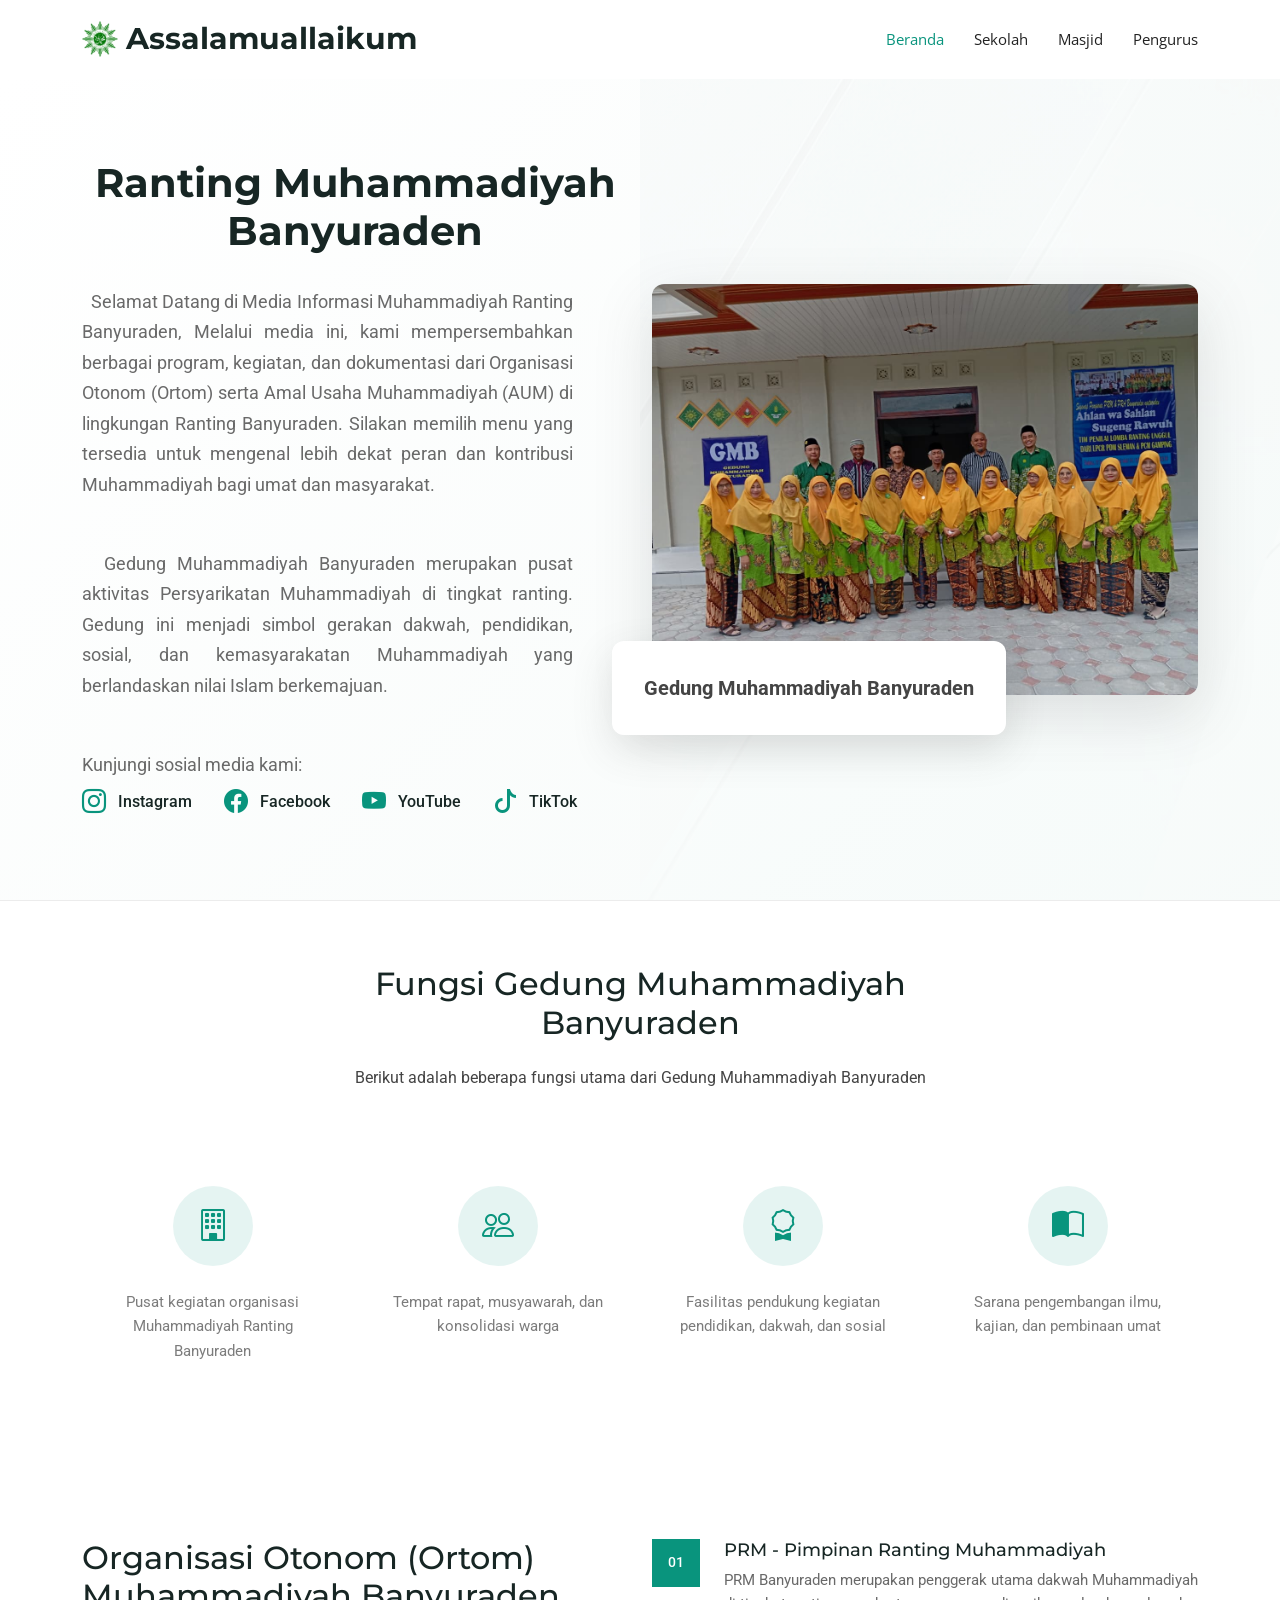
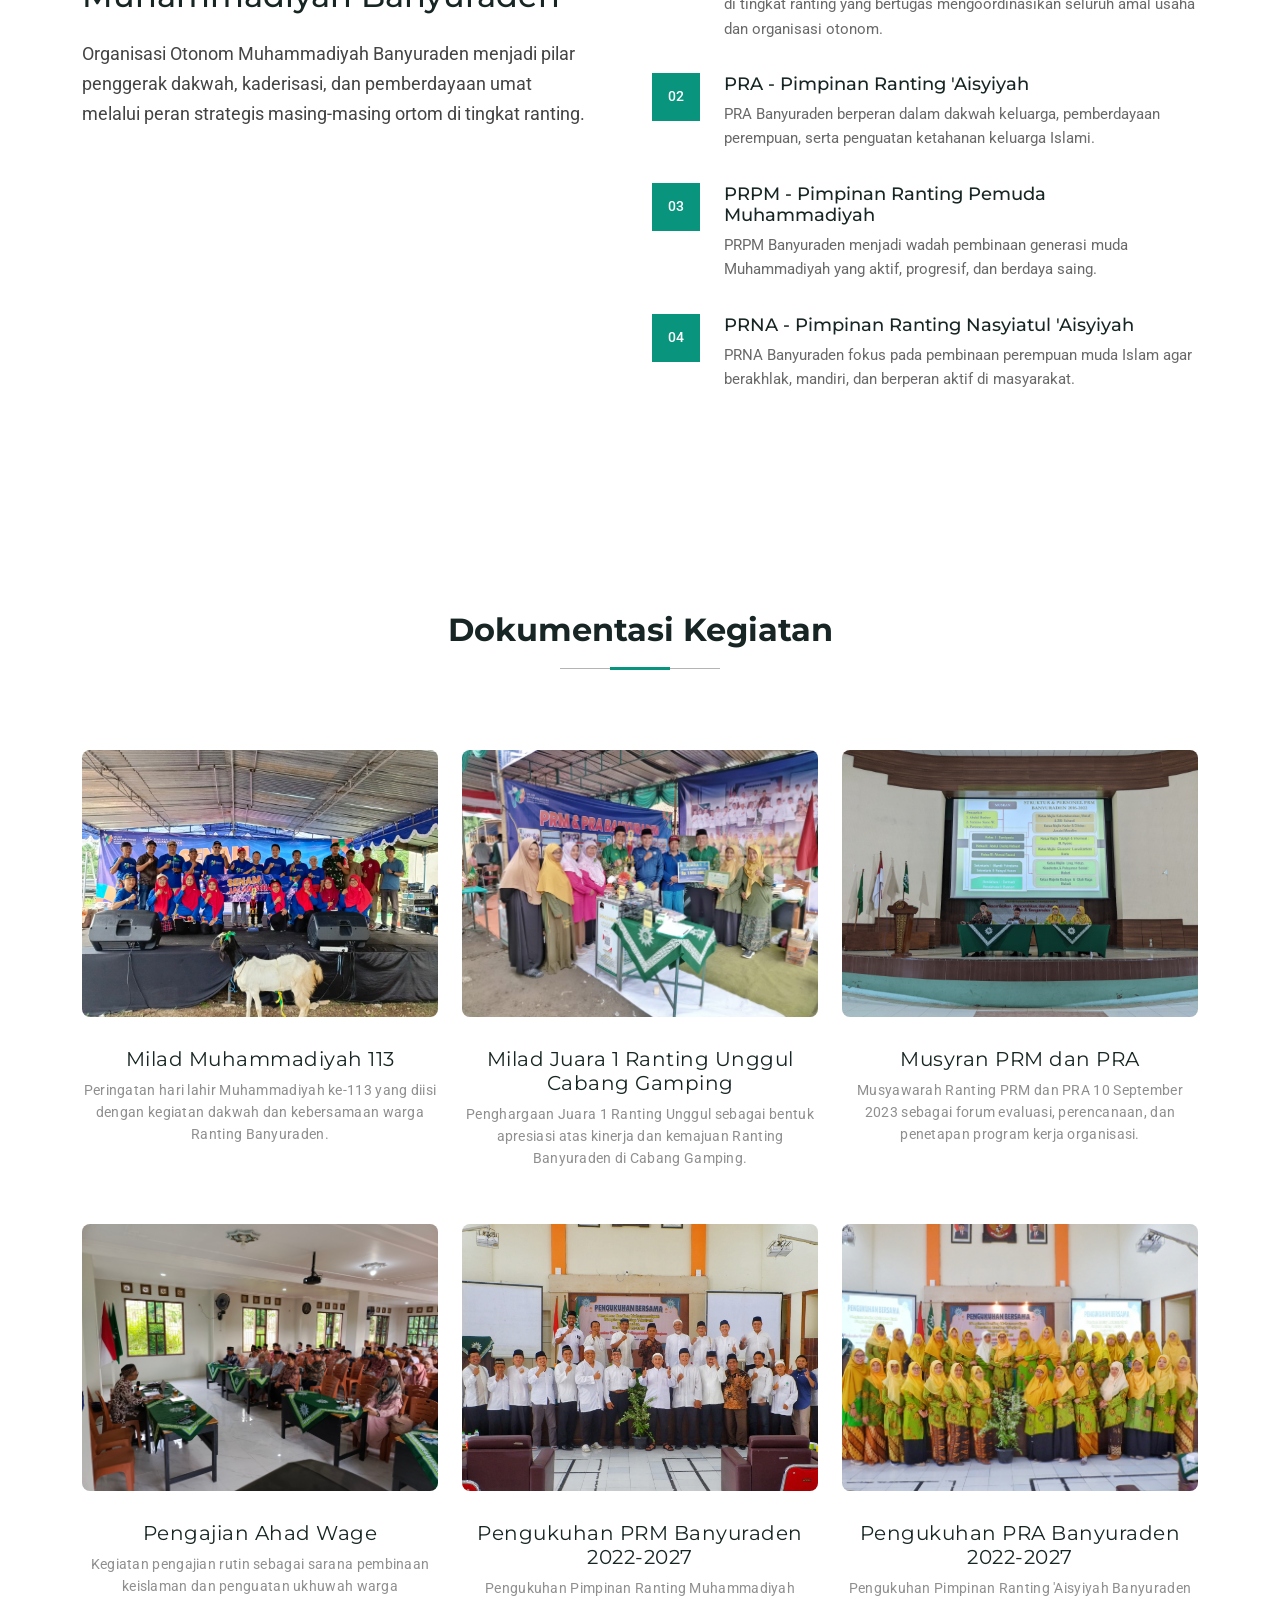
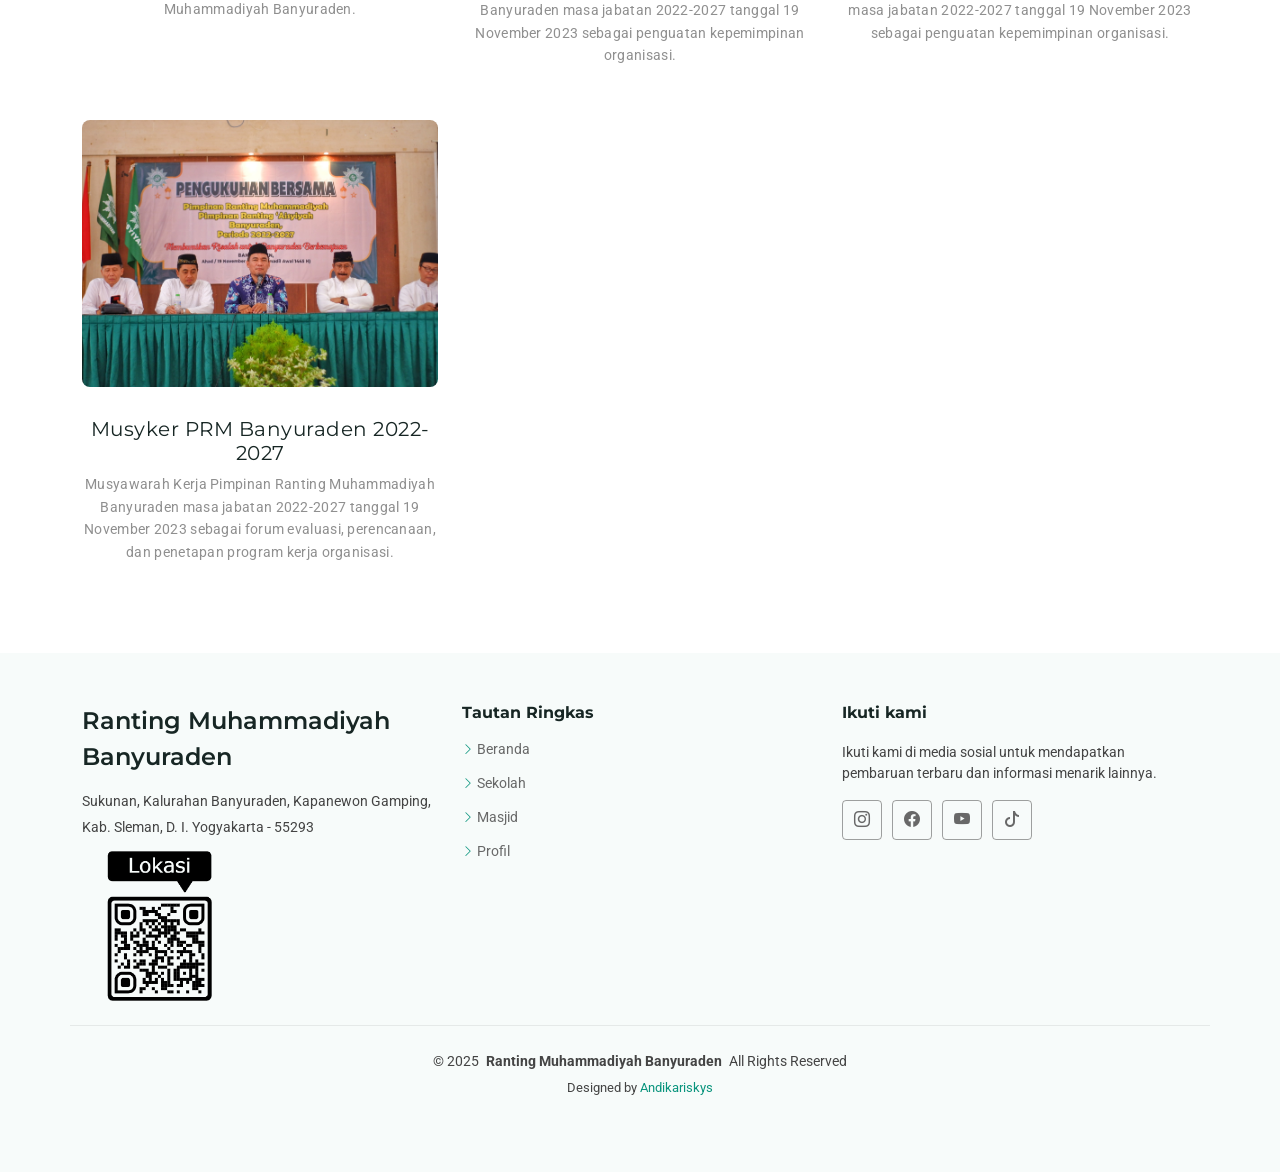
<file: index.html>
<!DOCTYPE html>
<html lang="en">

<head>
  <meta charset="utf-8" />
  <meta content="width=device-width, initial-scale=1.0" name="viewport" />
  <title>Ranting Muhammadiyah Banyuraden</title>
  <meta name="description" content="" />
  <meta name="keywords" content="" />

  <!-- Favicons -->
  <link rel="apple-touch-icon" sizes="180x180" href="assets/img/favicons/apple-touch-icon.png">
  <link rel="icon" type="image/png" sizes="32x32" href="assets/img/favicons/favicon-32x32.png">
  <link rel="icon" type="image/png" sizes="16x16" href="assets/img/favicons/favicon-16x16.png">
  <link rel="manifest" href="assets/img/favicons/site.webmanifest">

  <!-- Fonts -->
  <link rel="stylesheet" href="assets/css/font.css" />

  <!-- Vendor CSS Files -->
  <link href="assets/vendor/bootstrap/css/bootstrap.min.css" rel="stylesheet" />
  <link href="assets/vendor/bootstrap-icons/bootstrap-icons.css" rel="stylesheet" />
  <link href="assets/vendor/aos/aos.css" rel="stylesheet" />
  <link href="assets/vendor/glightbox/css/glightbox.min.css" rel="stylesheet" />
  <link href="assets/vendor/swiper/swiper-bundle.min.css" rel="stylesheet" />

  <!-- Main CSS File -->
  <link href="assets/css/main.css" rel="stylesheet" />
</head>

<body class="index-page">
  <header id="header" class="header sticky-top">
    <div class="branding d-flex align-items-cente">
      <div class="container position-relative d-flex align-items-center justify-content-between">
        <a href="index.html" class="logo d-flex align-items-center">
          <!-- Uncomment the line below if you also wish to use an image logo -->
          <img src="assets/img/favicons/apple-touch-icon.png" alt="logo">
          <h1 class="sitename">Assalamuallaikum</h1>
        </a>

        <nav id="navmenu" class="navmenu">
          <ul>
            <li><a href="index.html" class="active">Beranda</a></li>
            <li><a href="school.html">Sekolah</a></li>
            <li><a href="mosque.html">Masjid</a></li>
            <li><a href="profile.html">Pengurus</a></li>
          </ul>
          <i class="mobile-nav-toggle d-xl-none bi bi-list"></i>
        </nav>
      </div>
    </div>
  </header>

  <main class="main">
    <!-- Beranda Section -->
    <section id="hero" class="hero section">
      <div class="hero-content">
        <div class="container">
          <div class="row align-items-center">
            <div class="col-lg-6" data-aos="fade-up" data-aos-delay="100">
              <div class="content">
                <h1 class="text-center">Ranting Muhammadiyah Banyuraden</h1>
                <p class="text-justify">
                  &nbsp; Selamat Datang di Media Informasi Muhammadiyah
                  Ranting Banyuraden, Melalui media ini, kami mempersembahkan
                  berbagai program, kegiatan, dan dokumentasi dari Organisasi
                  Otonom (Ortom) serta Amal Usaha Muhammadiyah (AUM) di
                  lingkungan Ranting Banyuraden. Silakan memilih menu yang
                  tersedia untuk mengenal lebih dekat peran dan kontribusi
                  Muhammadiyah bagi umat dan masyarakat.
                </p>
                <p class="text-justify">
                  &nbsp; Gedung Muhammadiyah Banyuraden merupakan pusat
                  aktivitas Persyarikatan Muhammadiyah di tingkat ranting.
                  Gedung ini menjadi simbol gerakan dakwah, pendidikan,
                  sosial, dan kemasyarakatan Muhammadiyah yang berlandaskan
                  nilai Islam berkemajuan.
                </p>
                <p class="text-justify mb-1">Kunjungi sosial media kami:</p>
                <div class="cta-group">
                  <a href="https://www.instagram.com/muhammadiyah_banyuraden" class="btn-secondary glightbox" target="_blank">
                    <i class="bi bi-instagram"></i>
                    <span>Instagram</span>
                  </a>
                  <a href="https://www.facebook.com/share/16rJWJvN9A/" class="btn-secondary glightbox" target="_blank">
                    <i class="bi bi-facebook"></i>
                    <span>Facebook</span>
                  </a>
                  <a href="https://youtube.com/@muhammadiyahbanyuraden" class="btn-secondary glightbox" target="_blank">
                    <i class="bi bi-youtube"></i>
                    <span>YouTube</span>
                  </a>
                  <a href="https://www.tiktok.com/@muhammadiyah.banyuraden" class="btn-secondary glightbox" target="_blank">
                    <i class="bi bi-tiktok"></i>
                    <span>TikTok</span>
                  </a>
                </div>
              </div>
            </div>
            <div class="col-lg-6" data-aos="fade-up" data-aos-delay="200">
              <div class="hero-image">
                <img src="assets/img/gedung.jpg" alt="Gedung Muhammadiyah Banyuraden" class="img-fluid" />
                <div class="floating-card" data-aos="fade-up" data-aos-delay="300">
                  <div class="card-content">
                    <div class="metric">
                      <span class="fw-bold fs-5">Gedung Muhammadiyah Banyuraden</span>
                    </div>
                  </div>
                </div>
              </div>
            </div>
          </div>
        </div>

        <div class="hero-features">
          <div class="container">
            <div class="row justify-content-center mb-5">
              <div class="col-lg-8 text-center" data-aos="fade-up" data-aos-delay="200">
                <h2 class="section-headline mb-4">
                  Fungsi Gedung Muhammadiyah Banyuraden
                </h2>
                <p class="section-description">
                  Berikut adalah beberapa fungsi utama dari Gedung Muhammadiyah Banyuraden
                </p>
              </div>
            </div>
            <div class="row">
              <div class="col-lg-3 col-md-6" data-aos="fade-up" data-aos-delay="100">
                <div class="feature-item">
                  <div class="icon">
                    <i class="bi bi-building"></i>
                  </div>
                  <p>
                    Pusat kegiatan organisasi Muhammadiyah Ranting Banyuraden
                  </p>
                </div>
              </div>
              <div class="col-lg-3 col-md-6" data-aos="fade-up" data-aos-delay="200">
                <div class="feature-item">
                  <div class="icon">
                    <i class="bi bi-people"></i>
                  </div>
                  <p>
                    Tempat rapat, musyawarah, dan konsolidasi warga
                  </p>
                </div>
              </div>
              <div class="col-lg-3 col-md-6" data-aos="fade-up" data-aos-delay="300">
                <div class="feature-item">
                  <div class="icon">
                    <i class="bi bi-award"></i>
                  </div>
                  <p>
                    Fasilitas pendukung kegiatan pendidikan, dakwah, dan sosial
                  </p>
                </div>
              </div>
              <div class="col-lg-3 col-md-6" data-aos="fade-up" data-aos-delay="400">
                <div class="feature-item">
                  <div class="icon">
                    <i class="bi bi-book-half"></i>
                  </div>
                  <p>
                    Sarana pengembangan ilmu, kajian, dan pembinaan umat
                  </p>
                </div>
              </div>
            </div>
          </div>
        </div>
      </div>
    </section>
    <!-- /Beranda Section -->

    <!-- Ortom Section -->
    <section id="ortom" class="service-details section">
      <div class="container" data-aos="fade-up" data-aos-delay="100">
        <div class="process-section" data-aos="fade-up" data-aos-delay="400">
          <div class="row">
            <div class="col-lg-6">
              <div class="process-info">
                <h2 class="section-headline mb-4">
                  Organisasi Otonom (Ortom) Muhammadiyah Banyuraden
                </h2>
                <p>
                  Organisasi Otonom Muhammadiyah Banyuraden menjadi pilar penggerak dakwah,
                  kaderisasi, dan pemberdayaan umat melalui peran strategis masing-masing
                  ortom di tingkat ranting.
                </p>
              </div>
            </div>
            <div class="col-lg-6">
              <div class="process-steps">

                <div class="step">
                  <div class="step-number">01</div>
                  <div class="step-content">
                    <h5>PRM - Pimpinan Ranting Muhammadiyah</h5>
                    <p>
                      PRM Banyuraden merupakan penggerak utama dakwah Muhammadiyah di tingkat
                      ranting yang bertugas mengoordinasikan seluruh amal usaha dan organisasi
                      otonom.
                    </p>
                  </div>
                </div>

                <div class="step">
                  <div class="step-number">02</div>
                  <div class="step-content">
                    <h5>PRA - Pimpinan Ranting 'Aisyiyah</h5>
                    <p>
                      PRA Banyuraden berperan dalam dakwah keluarga, pemberdayaan perempuan,
                      serta penguatan ketahanan keluarga Islami.
                    </p>
                  </div>
                </div>

                <div class="step">
                  <div class="step-number">03</div>
                  <div class="step-content">
                    <h5>PRPM - Pimpinan Ranting Pemuda Muhammadiyah</h5>
                    <p>
                      PRPM Banyuraden menjadi wadah pembinaan generasi muda Muhammadiyah yang
                      aktif, progresif, dan berdaya saing.
                    </p>
                  </div>
                </div>

                <div class="step">
                  <div class="step-number">04</div>
                  <div class="step-content">
                    <h5>PRNA - Pimpinan Ranting Nasyiatul 'Aisyiyah</h5>
                    <p>
                      PRNA Banyuraden fokus pada pembinaan perempuan muda Islam agar berakhlak,
                      mandiri, dan berperan aktif di masyarakat.
                    </p>
                  </div>
                </div>

              </div>
            </div>
          </div>
        </div>
      </div>
    </section>
    <!-- /Ortom Section -->

    <!-- Dokumentasi -->
    <section id="portfolio" class="portfolio section">
      <!-- Section Title -->
      <div class="container section-title" data-aos="fade-up">
        <h2>Dokumentasi Kegiatan</h2>
      </div>
      <!-- End Section Title -->

      <div class="container" data-aos="fade-up" data-aos-delay="100">
        <div class="isotope-layout" data-default-filter="*" data-layout="fitRows" data-sort="original-order">

          <div class="row gy-4 portfolio-grid isotope-container" data-aos="fade-up" data-aos-delay="200">
            <div class="col-lg-4 col-md-6 portfolio-item isotope-item filter-branding">
              <div class="portfolio-card">
                <div class="image-container">
                  <img src="assets/img/activities/Milad_Muhammadiyah_113.jpeg" class="img-fluid" alt="Brand Identity"
                    loading="lazy" />
                  <div class="overlay">
                    <div class="overlay-content">
                      <a href="assets/img/activities/Milad_Muhammadiyah_113.jpeg" class="glightbox zoom-link"
                        title="Milad Muhammadiyah 113">
                        <i class="bi bi-zoom-in"></i>
                      </a>
                    </div>
                  </div>
                </div>
                <div class="content">
                  <h3>Milad Muhammadiyah 113</h3>
                  <p>Peringatan hari lahir Muhammadiyah ke-113 yang diisi dengan kegiatan dakwah dan kebersamaan warga Ranting Banyuraden.</p>
                </div>
              </div>
            </div>
            <!-- End Portfolio Item -->

            <div class="col-lg-4 col-md-6 portfolio-item isotope-item filter-branding">
              <div class="portfolio-card">
                <div class="image-container">
                  <img src="assets/img/activities/Juara_1_Ranting_Unggul_Cabang_Gamping.jpeg" class="img-fluid" alt="Brand Identity"
                    loading="lazy" />
                  <div class="overlay">
                    <div class="overlay-content">
                      <a href="assets/img/activities/Juara_1_Ranting_Unggul_Cabang_Gamping.jpeg" class="glightbox zoom-link"
                        title="Milad Juara 1 Ranting Unggul Cabang Gamping">
                        <i class="bi bi-zoom-in"></i>
                      </a>
                    </div>
                  </div>
                </div>
                <div class="content">
                  <h3>Milad Juara 1 Ranting Unggul Cabang Gamping</h3>
                  <p>Penghargaan Juara 1 Ranting Unggul sebagai bentuk apresiasi atas kinerja dan kemajuan Ranting Banyuraden di Cabang Gamping.</p>
                </div>
              </div>
            </div>
            <!-- End Portfolio Item -->

            <div class="col-lg-4 col-md-6 portfolio-item isotope-item filter-branding">
              <div class="portfolio-card">
                <div class="image-container">
                  <img src="assets/img/activities/Musyran_PRM_dan_PRA.jpg" class="img-fluid" alt="Brand Identity"
                    loading="lazy" />
                  <div class="overlay">
                    <div class="overlay-content">
                      <a href="assets/img/activities/Musyran_PRM_dan_PRA.jpg" class="glightbox zoom-link"
                        title="Musyran PRM dan PRA">
                        <i class="bi bi-zoom-in"></i>
                      </a>
                    </div>
                  </div>
                </div>
                <div class="content">
                  <h3>Musyran PRM dan PRA</h3>
                  <p>Musyawarah Ranting PRM dan PRA 10 September 2023 sebagai forum evaluasi, perencanaan, dan penetapan program kerja organisasi.</p>
                </div>
              </div>
            </div>
            <!-- End Portfolio Item -->

            <div class="col-lg-4 col-md-6 portfolio-item isotope-item filter-branding">
              <div class="portfolio-card">
                <div class="image-container">
                  <img src="assets/img/activities/Pengajian_Ahad_Wage.jpg" class="img-fluid" alt="Brand Identity"
                    loading="lazy" />
                  <div class="overlay">
                    <div class="overlay-content">
                      <a href="assets/img/activities/Pengajian_Ahad_Wage.jpg" class="glightbox zoom-link"
                        title="Pengajian Rutin Ahad Wage">
                        <i class="bi bi-zoom-in"></i>
                      </a>
                    </div>
                  </div>
                </div>
                <div class="content">
                  <h3>Pengajian Ahad Wage</h3>
                  <p>Kegiatan pengajian rutin sebagai sarana pembinaan keislaman dan penguatan ukhuwah warga Muhammadiyah Banyuraden.</p>
                </div>
              </div>
            </div>
            <!-- End Portfolio Item -->

            <div class="col-lg-4 col-md-6 portfolio-item isotope-item filter-branding">
              <div class="portfolio-card">
                <div class="image-container">
                  <img src="assets/img/activities/Pengukuhan_PRM_Banyuraden_2022-2027.jpeg" class="img-fluid" alt="Brand Identity"
                    loading="lazy" />
                  <div class="overlay">
                    <div class="overlay-content">
                      <a href="assets/img/activities/Pengukuhan_PRM_Banyuraden_2022-2027.jpeg" class="glightbox zoom-link"
                        title="Pengukuhan PRM Banyuraden 2022-2027">
                        <i class="bi bi-zoom-in"></i>
                      </a>
                    </div>
                  </div>
                </div>
                <div class="content">
                    <h3>Pengukuhan PRM Banyuraden 2022-2027</h3>
                    <p>Pengukuhan Pimpinan Ranting Muhammadiyah Banyuraden masa jabatan 2022-2027 tanggal 19 November 2023 sebagai penguatan kepemimpinan organisasi.</p>
                </div>
              </div>
            </div>
            <!-- End Portfolio Item -->

            <div class="col-lg-4 col-md-6 portfolio-item isotope-item filter-branding">
              <div class="portfolio-card">
                <div class="image-container">
                  <img src="assets/img/activities/Pengukuhan_PRA_Banyuraden_2022-2027.jpeg" class="img-fluid" alt="Brand Identity"
                    loading="lazy" />
                  <div class="overlay">
                    <div class="overlay-content">
                      <a href="assets/img/activities/Pengukuhan_PRA_Banyuraden_2022-2027.jpeg" class="glightbox zoom-link"
                        title="Pengukuhan PRA Banyuraden 2022-2027">
                        <i class="bi bi-zoom-in"></i>
                      </a>
                    </div>
                  </div>
                </div>
                <div class="content">
                  <h3>Pengukuhan PRA Banyuraden 2022-2027</h3>
                  <p>Pengukuhan Pimpinan Ranting 'Aisyiyah Banyuraden masa jabatan 2022-2027 tanggal 19 November 2023 sebagai penguatan kepemimpinan organisasi.</p>
                </div>
              </div>
            </div>
            <!-- End Portfolio Item -->

            <div class="col-lg-4 col-md-6 portfolio-item isotope-item filter-branding">
              <div class="portfolio-card">
                <div class="image-container">
                  <img src="assets/img/activities/Musyker_PRM_Banyuraden_2022-2027.jpeg" class="img-fluid" alt="Brand Identity"
                    loading="lazy" />
                  <div class="overlay">
                    <div class="overlay-content">
                      <a href="assets/img/activities/Musyker_PRM_Banyuraden_2022-2027.jpeg" class="glightbox zoom-link"
                        title="Musyker PRM Banyuraden 2022-2027">
                        <i class="bi bi-zoom-in"></i>
                      </a>
                    </div>
                  </div>
                </div>
                <div class="content">
                  <h3>Musyker PRM Banyuraden 2022-2027</h3>
                  <p>Musyawarah Kerja Pimpinan Ranting Muhammadiyah Banyuraden masa jabatan 2022-2027 tanggal 19 November 2023 sebagai forum evaluasi, perencanaan, dan penetapan program kerja organisasi.</p>
                </div>
              </div>
            </div>
            <!-- End Portfolio Item -->

          </div>
          <!-- End Portfolio Grid -->
        </div>
      </div>
    </section>
    <!-- /Dokumentasi -->
  </main>

  <footer id="footer" class="footer light-background">

    <div class="container footer-top">
      <div class="row gy-4">
        <div class="col-lg-4 col-md-6 footer-about">
          <a href="index.html" class="d-flex align-items-center">
            <span class="sitename">Ranting Muhammadiyah Banyuraden</span>
          </a>
          <div class="footer-contact pt-3">
            <p>Sukunan, Kalurahan Banyuraden, Kapanewon Gamping,</p>
            <p>Kab. Sleman, D. I. Yogyakarta - 55293</p>
            <img src="assets/img/qr-code-location.png" alt="QR Code Location" class="img-fluid mt-2"
              style="width: 150px;" />
          </div>
        </div>

        <div class="col-lg-4 col-md-3 footer-links">
          <h4>Tautan Ringkas</h4>
          <ul>
            <li>
              <i class="bi bi-chevron-right"></i> <a href="index.html">Beranda</a>
            </li>
            <li>
              <i class="bi bi-chevron-right"></i> <a href="school.html">Sekolah</a>
            </li>
            <li>
              <i class="bi bi-chevron-right"></i> <a href="mosque.html">Masjid</a>
            </li>
            <li>
              <i class="bi bi-chevron-right"></i> <a href="profile.html">Profil</a>
            </li>
          </ul>
        </div>

        <div class="col-lg-4 col-md-12">
          <h4>Ikuti kami</h4>
          <p>
            Ikuti kami di media sosial untuk mendapatkan pembaruan terbaru dan informasi menarik lainnya.
          </p>
          <div class="social-links d-flex">
            <a href="https://www.instagram.com/muhammadiyah_banyuraden" target="_blank"><i class="bi bi-instagram"></i></a>
            <a href="https://www.facebook.com/share/16rJWJvN9A/" target="_blank"><i class="bi bi-facebook"></i></a>
            <a href="https://youtube.com/@muhammadiyahbanyuraden" target="_blank"><i class="bi bi-youtube"></i></a>
            <a href="https://www.tiktok.com/@muhammadiyah.banyuraden" target="_blank"><i class="bi bi-tiktok"></i></a>
          </div>
        </div>
      </div>
    </div>

    <div class="container copyright text-center mt-4">
      <p>
        &copy; <span>2025</span>
        <strong class="px-1 sitename">Ranting Muhammadiyah Banyuraden</strong>
        <span>All Rights Reserved</span>
      </p>
      <div class="credits">
        Designed by <a href="https://andikariskys.my.id/" target="_blank">Andikariskys</a>
      </div>
    </div>
  </footer>

  <!-- Scroll Top -->
  <a href="#" id="scroll-top" class="scroll-top d-flex align-items-center justify-content-center"><i
      class="bi bi-arrow-up-short"></i></a>

  <!-- Preloader -->
  <div id="preloader">
    <div></div>
    <div></div>
    <div></div>
    <div></div>
  </div>

  <!-- Vendor JS Files -->
  <script src="assets/vendor/bootstrap/js/bootstrap.bundle.min.js"></script>
  <script src="assets/vendor/php-email-form/validate.js"></script>
  <script src="assets/vendor/aos/aos.js"></script>
  <script src="assets/vendor/glightbox/js/glightbox.min.js"></script>
  <script src="assets/vendor/purecounter/purecounter_vanilla.js"></script>
  <script src="assets/vendor/waypoints/noframework.waypoints.js"></script>
  <script src="assets/vendor/swiper/swiper-bundle.min.js"></script>
  <script src="assets/vendor/imagesloaded/imagesloaded.pkgd.min.js"></script>
  <script src="assets/vendor/isotope-layout/isotope.pkgd.min.js"></script>
  <script src="assets/js/jquery-3.7.1.min.js"></script>

  <!-- Main JS File -->
  <script src="assets/js/main.js"></script>
</body>

</html>
</file>
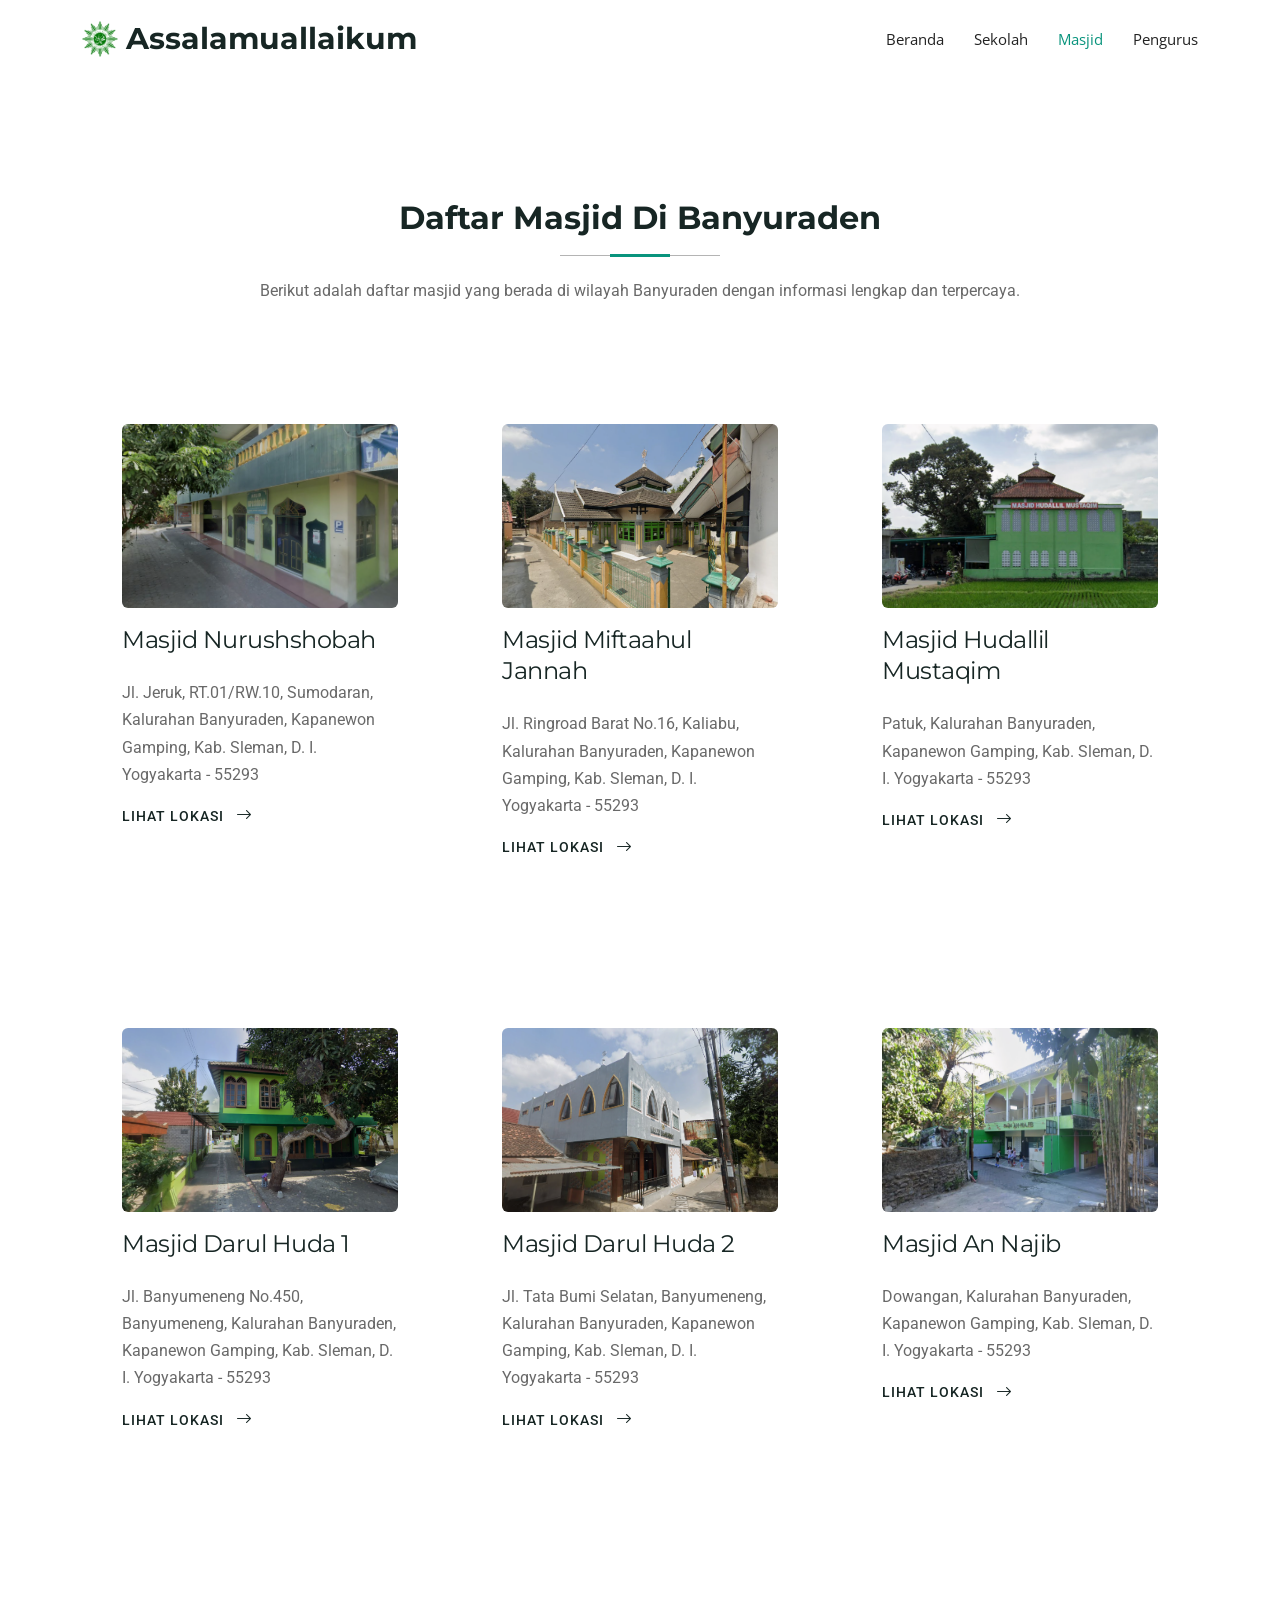
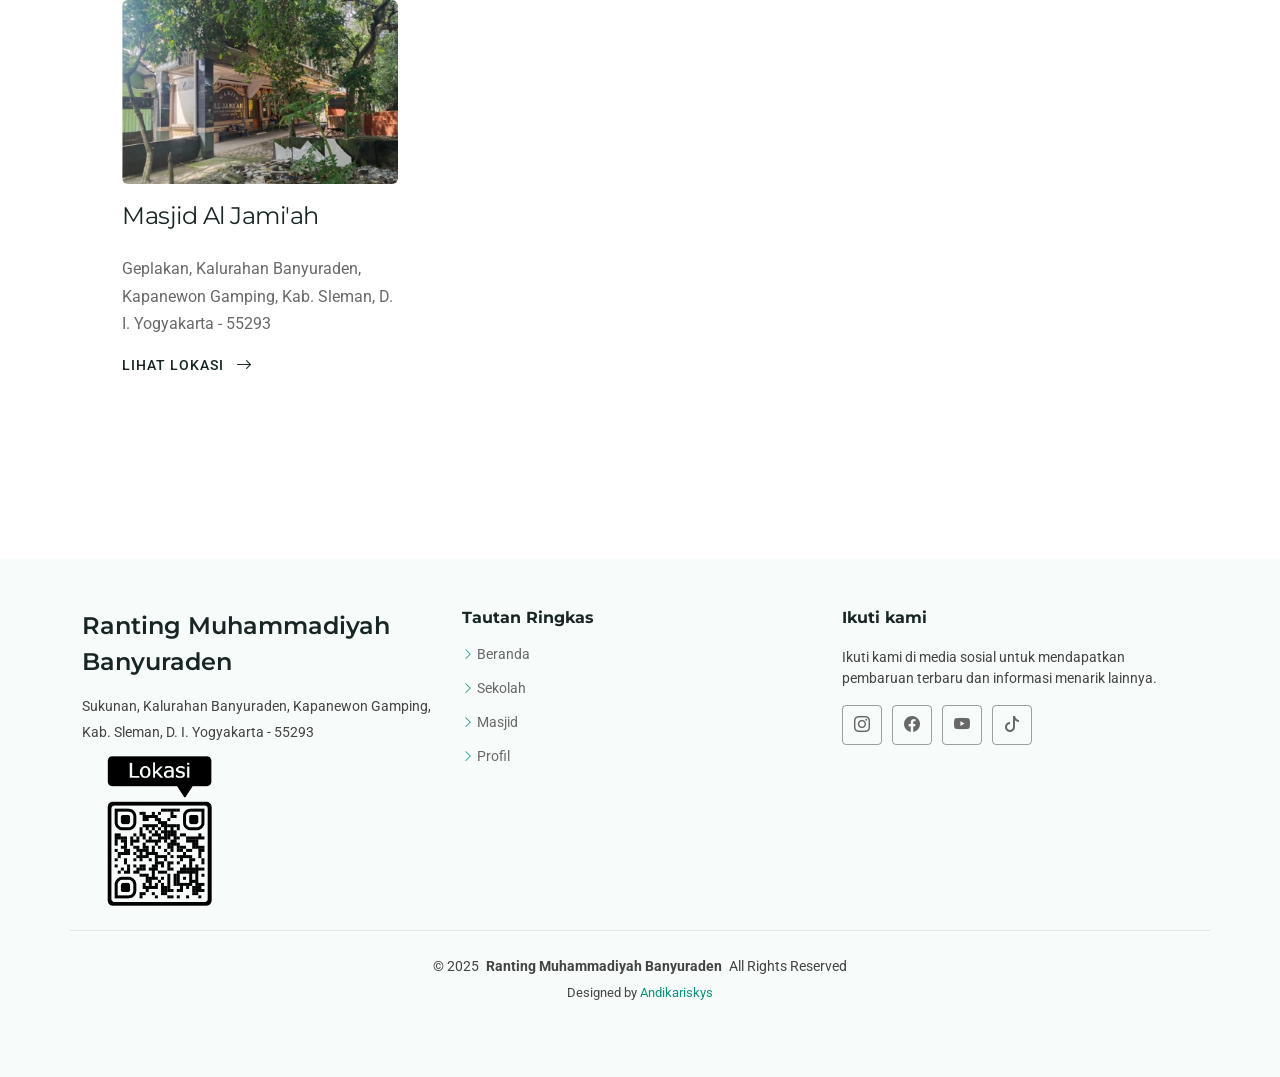
<file: mosque.html>
<!DOCTYPE html>
<html lang="en">

<head>
  <meta charset="utf-8" />
  <meta content="width=device-width, initial-scale=1.0" name="viewport" />
  <title>Ranting Muhammadiyah Banyuraden</title>
  <meta name="description" content="" />
  <meta name="keywords" content="" />

  <!-- Favicons -->
  <link rel="apple-touch-icon" sizes="180x180" href="assets/img/favicons/apple-touch-icon.png">
  <link rel="icon" type="image/png" sizes="32x32" href="assets/img/favicons/favicon-32x32.png">
  <link rel="icon" type="image/png" sizes="16x16" href="assets/img/favicons/favicon-16x16.png">
  <link rel="manifest" href="assets/img/favicons/site.webmanifest">

  <!-- Fonts -->
  <link rel="stylesheet" href="assets/css/font.css" />

  <!-- Vendor CSS Files -->
  <link href="assets/vendor/bootstrap/css/bootstrap.min.css" rel="stylesheet" />
  <link href="assets/vendor/bootstrap-icons/bootstrap-icons.css" rel="stylesheet" />
  <link href="assets/vendor/aos/aos.css" rel="stylesheet" />
  <link href="assets/vendor/glightbox/css/glightbox.min.css" rel="stylesheet" />
  <link href="assets/vendor/swiper/swiper-bundle.min.css" rel="stylesheet" />

  <!-- Main CSS File -->
  <link href="assets/css/main.css" rel="stylesheet" />
</head>

<body class="index-page">
  <header id="header" class="header sticky-top">
    <div class="branding d-flex align-items-cente">
      <div class="container position-relative d-flex align-items-center justify-content-between">
        <a href="index.html" class="logo d-flex align-items-center">
          <!-- Uncomment the line below if you also wish to use an image logo -->
          <img src="assets/img/favicons/apple-touch-icon.png" alt="logo">
          <h1 class="sitename">Assalamuallaikum</h1>
        </a>

        <nav id="navmenu" class="navmenu">
          <ul>
            <li><a href="index.html">Beranda</a></li>
            <li><a href="school.html">Sekolah</a></li>
            <li><a href="mosque.html" class="active">Masjid</a></li>
            <li><a href="profile.html">Pengurus</a></li>
          </ul>
          <i class="mobile-nav-toggle d-xl-none bi bi-list"></i>
        </nav>
      </div>
    </div>
  </header>

  <main class="main">
    <section id="services" class="services section">
      <!-- Section Title -->
      <div class="container section-title" data-aos="fade-up">
        <h2>Daftar Masjid Di Banyuraden</h2>
        <p>
          Berikut adalah daftar masjid yang berada di wilayah Banyuraden dengan informasi lengkap dan terpercaya.
        </p>
      </div>
      <!-- End Section Title -->

      <div class="container" data-aos="fade-up" data-aos-delay="100">
        <div class="row gy-5">
          <div class="col-lg-4 col-md-6" data-aos="fade-up" data-aos-delay="200">
            <div class="service-item">
              <div class="mx-auto d-block rounded mb-3" style="max-width: 300px; max-height: 200px; overflow: hidden;">
                <img src="assets/img/mosques/Nurushshobah.png" alt="Masjid Nurushshobah"
                  class="w-100 h-100 object-fit-cover" />
              </div>
              <h3>Masjid Nurushshobah</h3>
              <p>
                Jl. Jeruk, RT.01/RW.10, Sumodaran, Kalurahan Banyuraden, Kapanewon Gamping, Kab. Sleman, D. I. Yogyakarta - 55293
              </p>
              <a href="https://maps.app.goo.gl/Ph4tBWRfFbMSNfQ46" target="_blank" class="service-link">
                <span>Lihat Lokasi</span>
                <i class="bi bi-arrow-right"></i>
              </a>
            </div>
          </div>
          <div class="col-lg-4 col-md-6" data-aos="fade-up" data-aos-delay="300">
            <div class="service-item">
              <div class="mx-auto d-block rounded mb-3" style="max-width: 300px; max-height: 200px; overflow: hidden;">
                <img src="assets/img/mosques/MiftaahulJannah.png" alt="Masjid Miftaahul Jannah"
                  class="w-100 h-100 object-fit-cover" />
              </div>
              <h3>Masjid Miftaahul Jannah</h3>
              <p>
                Jl. Ringroad Barat No.16, Kaliabu, Kalurahan Banyuraden, Kapanewon Gamping, Kab. Sleman, D. I. Yogyakarta - 55293
              </p>
              <a href="https://maps.app.goo.gl/w3oJ5TR23uuMX8KX8" target="_blank" class="service-link">
                <span>Lihat Lokasi</span>
                <i class="bi bi-arrow-right"></i>
              </a>
            </div>
          </div>
          <div class="col-lg-4 col-md-6" data-aos="fade-up" data-aos-delay="400">
            <div class="service-item">
              <div class="mx-auto d-block rounded mb-3" style="max-width: 300px; max-height: 200px; overflow: hidden;">
                <img src="assets/img/mosques/HudallilMustaqim.png" alt="Masjid Hudallil Mustaqim"
                  class="w-100 h-100 object-fit-cover" />
              </div>
              <h3>Masjid Hudallil Mustaqim</h3>
              <p>
                Patuk, Kalurahan Banyuraden, Kapanewon Gamping, Kab. Sleman, D. I. Yogyakarta - 55293
              </p>
              <a href="https://maps.app.goo.gl/hhXxP17XCZTm8rer9" target="_blank" class="service-link">
                <span>Lihat Lokasi</span>
                <i class="bi bi-arrow-right"></i>
              </a>
            </div>
          </div>
          <div class="col-lg-4 col-md-6" data-aos="fade-up" data-aos-delay="400">
            <div class="service-item">
              <div class="mx-auto d-block rounded mb-3" style="max-width: 300px; max-height: 200px; overflow: hidden;">
                <img src="assets/img/mosques/DarulHuda1.png" alt="Masjid Darul Huda 1"
                  class="w-100 h-100 object-fit-cover" />
              </div>
              <h3>Masjid Darul Huda 1</h3>
              <p>
                Jl. Banyumeneng No.450, Banyumeneng, Kalurahan Banyuraden, Kapanewon Gamping, Kab. Sleman, D. I. Yogyakarta - 55293
              </p>
              <a href="https://maps.app.goo.gl/zWMdiT7TM1ZkggPZA" target="_blank" class="service-link">
                <span>Lihat Lokasi</span>
                <i class="bi bi-arrow-right"></i>
              </a>
            </div>
          </div>
          <div class="col-lg-4 col-md-6" data-aos="fade-up" data-aos-delay="400">
            <div class="service-item">
              <div class="mx-auto d-block rounded mb-3" style="max-width: 300px; max-height: 200px; overflow: hidden;">
                <img src="assets/img/mosques/DarulHuda2.png" alt="Masjid Darul Huda 2"
                  class="w-100 h-100 object-fit-cover" />
              </div>
              <h3>Masjid Darul Huda 2</h3>
              <p>
                Jl. Tata Bumi Selatan, Banyumeneng, Kalurahan Banyuraden, Kapanewon Gamping, Kab. Sleman, D. I. Yogyakarta - 55293
              </p>
              <a href="https://maps.app.goo.gl/2Mbj96ZXEtdLxjSN7" target="_blank" class="service-link">
                <span>Lihat Lokasi</span>
                <i class="bi bi-arrow-right"></i>
              </a>
            </div>
          </div>
          <div class="col-lg-4 col-md-6" data-aos="fade-up" data-aos-delay="400">
            <div class="service-item">
              <div class="mx-auto d-block rounded mb-3" style="max-width: 300px; max-height: 200px; overflow: hidden;">
                <img src="assets/img/mosques/AnNajib.png" alt="Masjid An Najib"
                  class="w-100 h-100 object-fit-cover" />
              </div>
              <h3>Masjid An Najib</h3>
              <p>
                Dowangan, Kalurahan Banyuraden, Kapanewon Gamping, Kab. Sleman, D. I. Yogyakarta - 55293
              </p>
              <a href="https://maps.app.goo.gl/A6TR5UYnC93q6if18" target="_blank" class="service-link">
                <span>Lihat Lokasi</span>
                <i class="bi bi-arrow-right"></i>
              </a>
            </div>
          </div>
          <div class="col-lg-4 col-md-6" data-aos="fade-up" data-aos-delay="400">
            <div class="service-item">
              <div class="mx-auto d-block rounded mb-3" style="max-width: 300px; max-height: 200px; overflow: hidden;">
                <img src="assets/img/mosques/AlJamiah.jpg" alt="Masjid Al Jami'ah"
                  class="w-100 h-100 object-fit-cover" />
              </div>
              <h3>Masjid Al Jami'ah</h3>
              <p>
                Geplakan, Kalurahan Banyuraden, Kapanewon Gamping, Kab. Sleman, D. I. Yogyakarta - 55293
              </p>
              <a href="https://maps.app.goo.gl/uWzeED29i25ZTJ7k9" target="_blank" class="service-link">
                <span>Lihat Lokasi</span>
                <i class="bi bi-arrow-right"></i>
              </a>
            </div>
          </div>

        </div>
      </div>
    </section>
  </main>

  <footer id="footer" class="footer light-background">

    <div class="container footer-top">
      <div class="row gy-4">
        <div class="col-lg-4 col-md-6 footer-about">
          <a href="index.html" class="d-flex align-items-center">
            <span class="sitename">Ranting Muhammadiyah Banyuraden</span>
          </a>
          <div class="footer-contact pt-3">
            <p>Sukunan, Kalurahan Banyuraden, Kapanewon Gamping,</p>
            <p>Kab. Sleman, D. I. Yogyakarta - 55293</p>
            <img src="assets/img/qr-code-location.png" alt="QR Code Location" class="img-fluid mt-2"
              style="width: 150px;" />
          </div>
        </div>

        <div class="col-lg-4 col-md-3 footer-links">
          <h4>Tautan Ringkas</h4>
          <ul>
            <li>
              <i class="bi bi-chevron-right"></i> <a href="index.html">Beranda</a>
            </li>
            <li>
              <i class="bi bi-chevron-right"></i> <a href="school.html">Sekolah</a>
            </li>
            <li>
              <i class="bi bi-chevron-right"></i> <a href="mosque.html">Masjid</a>
            </li>
            <li>
              <i class="bi bi-chevron-right"></i> <a href="profile.html">Profil</a>
            </li>
          </ul>
        </div>

        <div class="col-lg-4 col-md-12">
          <h4>Ikuti kami</h4>
          <p>
            Ikuti kami di media sosial untuk mendapatkan pembaruan terbaru dan informasi menarik lainnya.
          </p>
          <div class="social-links d-flex">
            <a href="https://www.instagram.com/muhammadiyah_banyuraden" target="_blank"><i class="bi bi-instagram"></i></a>
            <a href="https://www.facebook.com/share/16rJWJvN9A/" target="_blank"><i class="bi bi-facebook"></i></a>
            <a href="https://youtube.com/@muhammadiyahbanyuraden" target="_blank"><i class="bi bi-youtube"></i></a>
            <a href="https://www.tiktok.com/@muhammadiyah.banyuraden" target="_blank"><i class="bi bi-tiktok"></i></a>
          </div>
        </div>
      </div>
    </div>

    <div class="container copyright text-center mt-4">
      <p>
        &copy; <span>2025</span>
        <strong class="px-1 sitename">Ranting Muhammadiyah Banyuraden</strong>
        <span>All Rights Reserved</span>
      </p>
      <div class="credits">
        Designed by <a href="https://andikariskys.my.id/" target="_blank">Andikariskys</a>
      </div>
    </div>
  </footer>

  <!-- Scroll Top -->
  <a href="#" id="scroll-top" class="scroll-top d-flex align-items-center justify-content-center"><i
      class="bi bi-arrow-up-short"></i></a>

  <!-- Preloader -->
  <div id="preloader">
    <div></div>
    <div></div>
    <div></div>
    <div></div>
  </div>

  <!-- Vendor JS Files -->
  <script src="assets/vendor/bootstrap/js/bootstrap.bundle.min.js"></script>
  <script src="assets/vendor/php-email-form/validate.js"></script>
  <script src="assets/vendor/aos/aos.js"></script>
  <script src="assets/vendor/glightbox/js/glightbox.min.js"></script>
  <script src="assets/vendor/purecounter/purecounter_vanilla.js"></script>
  <script src="assets/vendor/waypoints/noframework.waypoints.js"></script>
  <script src="assets/vendor/swiper/swiper-bundle.min.js"></script>
  <script src="assets/vendor/imagesloaded/imagesloaded.pkgd.min.js"></script>
  <script src="assets/vendor/isotope-layout/isotope.pkgd.min.js"></script>
  <script src="assets/js/jquery-3.7.1.min.js"></script>

  <!-- Main JS File -->
  <script src="assets/js/main.js"></script>
</body>

</html>
</file>
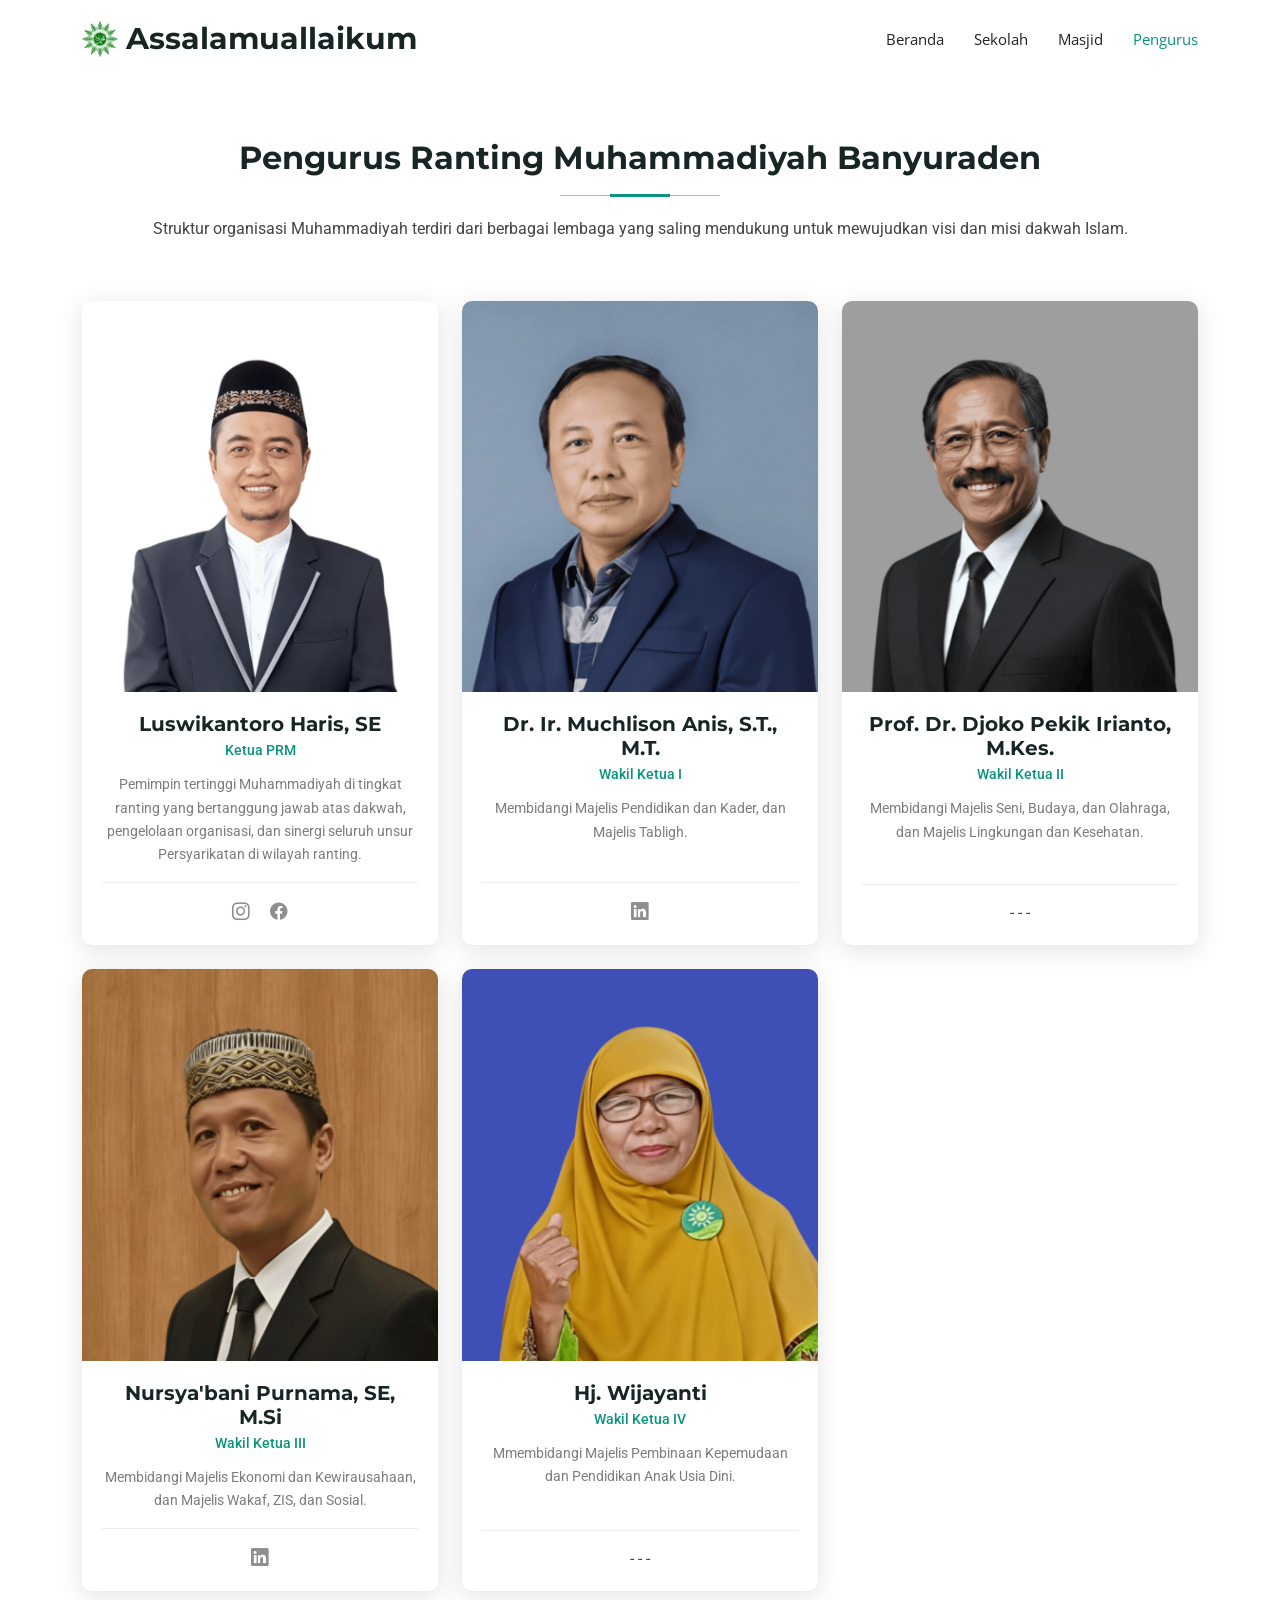
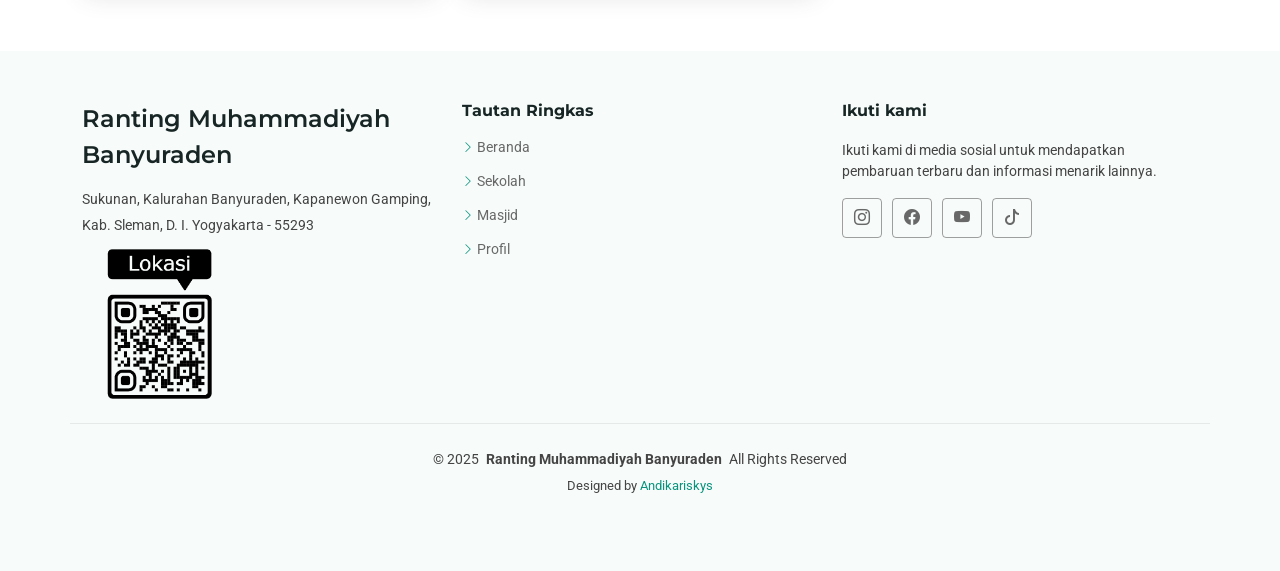
<file: profile.html>
<!DOCTYPE html>
<html lang="en">

<head>
  <meta charset="utf-8" />
  <meta content="width=device-width, initial-scale=1.0" name="viewport" />
  <title>Ranting Muhammadiyah Banyuraden</title>
  <meta name="description" content="" />
  <meta name="keywords" content="" />

  <!-- Favicons -->
  <link rel="apple-touch-icon" sizes="180x180" href="assets/img/favicons/apple-touch-icon.png">
  <link rel="icon" type="image/png" sizes="32x32" href="assets/img/favicons/favicon-32x32.png">
  <link rel="icon" type="image/png" sizes="16x16" href="assets/img/favicons/favicon-16x16.png">
  <link rel="manifest" href="assets/img/favicons/site.webmanifest">

  <!-- Fonts -->
  <link rel="stylesheet" href="assets/css/font.css" />

  <!-- Vendor CSS Files -->
  <link href="assets/vendor/bootstrap/css/bootstrap.min.css" rel="stylesheet" />
  <link href="assets/vendor/bootstrap-icons/bootstrap-icons.css" rel="stylesheet" />
  <link href="assets/vendor/aos/aos.css" rel="stylesheet" />
  <link href="assets/vendor/glightbox/css/glightbox.min.css" rel="stylesheet" />
  <link href="assets/vendor/swiper/swiper-bundle.min.css" rel="stylesheet" />

  <!-- Main CSS File -->
  <link href="assets/css/main.css" rel="stylesheet" />
</head>

<body class="index-page">
  <header id="header" class="header sticky-top">
    <div class="branding d-flex align-items-cente">
      <div class="container position-relative d-flex align-items-center justify-content-between">
        <a href="index.html" class="logo d-flex align-items-center">
          <!-- Uncomment the line below if you also wish to use an image logo -->
          <img src="assets/img/favicons/apple-touch-icon.png" alt="logo">
          <h1 class="sitename">Assalamuallaikum</h1>
        </a>

        <nav id="navmenu" class="navmenu">
          <ul>
            <li><a href="index.html">Beranda</a></li>
            <li><a href="school.html">Sekolah</a></li>
            <li><a href="mosque.html">Masjid</a></li>
            <li><a href="profile.html" class="active">Pengurus</a></li>
          </ul>
          <i class="mobile-nav-toggle d-xl-none bi bi-list"></i>
        </nav>
      </div>
    </div>
  </header>

  <main class="main">
    <!-- Team Section -->
    <section id="team" class="team section">
      <!-- Section Title -->
      <div class="container section-title" data-aos="fade-up">
        <h2>Pengurus Ranting Muhammadiyah Banyuraden</h2>
        <p>Struktur organisasi Muhammadiyah terdiri dari berbagai lembaga yang saling mendukung untuk mewujudkan visi dan misi dakwah Islam.</p>
      </div>
      <!-- End Section Title -->

      <div class="container" data-aos="fade-up" data-aos-delay="100">
        <div class="row gy-4">

          <div class="col-lg-4 col-md-6" data-aos="fade-up" data-aos-delay="200">
            <div class="member-card">
              <div class="member-image-wrapper">
                <img src="assets/img/profiles/Luswikantoro.jpg" class="img-fluid" alt="Team Member" />
              </div>
              <div class="member-content">
                <h4 class="member-name">Luswikantoro Haris, SE</h4>
                <span class="member-role">Ketua PRM</span>
                <p class="member-bio">
                  Pemimpin tertinggi Muhammadiyah di tingkat ranting yang bertanggung jawab atas dakwah, pengelolaan organisasi, dan sinergi seluruh unsur Persyarikatan di wilayah ranting.
                </p>
                <div class="member-socials">
                  <a href="https://www.instagram.com/luswikantoro_haris/"><i class="bi bi-instagram"></i></a>
                  <a href="https://www.facebook.com/p/Luswikantoro-Haris-100067330256990/"><i class="bi bi-facebook"></i></a>
                </div>
              </div>
            </div>
          </div>
          <!-- End Team Member -->

          <div class="col-lg-4 col-md-6" data-aos="fade-up" data-aos-delay="100">
            <div class="member-card">
              <div class="member-image-wrapper">
                <img src="assets/img/profiles/Muchlison.jpg" class="img-fluid" alt="Team Member" />
              </div>
              <div class="member-content">
                <h4 class="member-name">Dr. Ir. Muchlison Anis, S.T., M.T.  </h4>
                <span class="member-role">Wakil Ketua I</span>
                <p class="member-bio">
                  Membidangi Majelis Pendidikan  dan Kader, dan Majelis Tabligh.
                </p>
                <div class="member-socials">
                  <a href="https://id.linkedin.com/in/muchlison-anis-9398b972"><i class="bi bi-linkedin"></i></a>
                </div>
              </div>
            </div>
          </div>
          <!-- End Team Member -->

          <div class="col-lg-4 col-md-6" data-aos="fade-up" data-aos-delay="300">
            <div class="member-card">
              <div class="member-image-wrapper">
                <img src="assets/img/profiles/Djoko.jpg" class="img-fluid" alt="Team Member" />
              </div>
              <div class="member-content">
                <h4 class="member-name">Prof. Dr. Djoko Pekik Irianto, M.Kes.</h4>
                <span class="member-role">Wakil Ketua II</span>
                <p class="member-bio">
                  Membidangi Majelis Seni, Budaya, dan Olahraga, dan Majelis Lingkungan dan Kesehatan.
                </p>
                <div class="member-socials">
                  - - -
                  <!-- <a href="#"><i class="bi bi-twitter-x"></i></a>
                  <a href="#"><i class="bi bi-instagram"></i></a> -->
                </div>
              </div>
            </div>
          </div>
          <!-- End Team Member -->

          <div class="col-lg-4 col-md-6" data-aos="fade-up" data-aos-delay="400">
            <div class="member-card">
              <div class="member-image-wrapper">
                <img src="assets/img/profiles/Nursyabani.jpg" class="img-fluid" alt="Team Member" />
              </div>
              <div class="member-content">
                <h4 class="member-name">Nursya'bani Purnama, SE, M.Si</h4>
                <span class="member-role">Wakil Ketua III</span>
                <p class="member-bio">
                  Membidangi Majelis Ekonomi dan Kewirausahaan, dan Majelis Wakaf, ZIS, dan Sosial.
                </p>
                <div class="member-socials">
                  <a href="https://www.linkedin.com/in/nursya-bani-purnama-43055866/"><i class="bi bi-linkedin"></i></a>
                </div>
              </div>
            </div>
          </div>
          <!-- End Team Member -->

          <div class="col-lg-4 col-md-6" data-aos="fade-up" data-aos-delay="400">
            <div class="member-card">
              <div class="member-image-wrapper">
                <img src="assets/img/profiles/Wijayanti.jpg" class="img-fluid" alt="Team Member" />
              </div>
              <div class="member-content">
                <h4 class="member-name">Hj. Wijayanti</h4>
                <span class="member-role">Wakil Ketua IV</span>
                <p class="member-bio">
                  Mmembidangi Majelis Pembinaan Kepemudaan dan Pendidikan Anak Usia Dini.
                </p>
                <div class="member-socials">
                  - - -
                  <!-- <a href="#"><i class="bi bi-instagram"></i></a>
                  <a href="#"><i class="bi bi-facebook"></i></a> -->
                </div>
              </div>
            </div>
          </div>
          <!-- End Team Member -->
        </div>
      </div>
    </section>
    <!-- /Team Section -->
  </main>

  <footer id="footer" class="footer light-background">

    <div class="container footer-top">
      <div class="row gy-4">
        <div class="col-lg-4 col-md-6 footer-about">
          <a href="index.html" class="d-flex align-items-center">
            <span class="sitename">Ranting Muhammadiyah Banyuraden</span>
          </a>
          <div class="footer-contact pt-3">
            <p>Sukunan, Kalurahan Banyuraden, Kapanewon Gamping,</p>
            <p>Kab. Sleman, D. I. Yogyakarta - 55293</p>
            <img src="assets/img/qr-code-location.png" alt="QR Code Location" class="img-fluid mt-2"
              style="width: 150px;" />
          </div>
        </div>

        <div class="col-lg-4 col-md-3 footer-links">
          <h4>Tautan Ringkas</h4>
          <ul>
            <li>
              <i class="bi bi-chevron-right"></i> <a href="index.html">Beranda</a>
            </li>
            <li>
              <i class="bi bi-chevron-right"></i> <a href="school.html">Sekolah</a>
            </li>
            <li>
              <i class="bi bi-chevron-right"></i> <a href="mosque.html">Masjid</a>
            </li>
            <li>
              <i class="bi bi-chevron-right"></i> <a href="profile.html">Profil</a>
            </li>
          </ul>
        </div>

        <div class="col-lg-4 col-md-12">
          <h4>Ikuti kami</h4>
          <p>
            Ikuti kami di media sosial untuk mendapatkan pembaruan terbaru dan informasi menarik lainnya.
          </p>
          <div class="social-links d-flex">
            <a href="https://www.instagram.com/muhammadiyah_banyuraden" target="_blank"><i class="bi bi-instagram"></i></a>
            <a href="https://www.facebook.com/share/16rJWJvN9A/" target="_blank"><i class="bi bi-facebook"></i></a>
            <a href="https://youtube.com/@muhammadiyahbanyuraden" target="_blank"><i class="bi bi-youtube"></i></a>
            <a href="https://www.tiktok.com/@muhammadiyah.banyuraden" target="_blank"><i class="bi bi-tiktok"></i></a>
          </div>
        </div>
      </div>
    </div>

    <div class="container copyright text-center mt-4">
      <p>
        &copy; <span>2025</span>
        <strong class="px-1 sitename">Ranting Muhammadiyah Banyuraden</strong>
        <span>All Rights Reserved</span>
      </p>
      <div class="credits">
        Designed by <a href="https://andikariskys.my.id/" target="_blank">Andikariskys</a>
      </div>
    </div>
  </footer>

  <!-- Scroll Top -->
  <a href="#" id="scroll-top" class="scroll-top d-flex align-items-center justify-content-center"><i
      class="bi bi-arrow-up-short"></i></a>

  <!-- Preloader -->
  <div id="preloader">
    <div></div>
    <div></div>
    <div></div>
    <div></div>
  </div>

  <!-- Vendor JS Files -->
  <script src="assets/vendor/bootstrap/js/bootstrap.bundle.min.js"></script>
  <script src="assets/vendor/php-email-form/validate.js"></script>
  <script src="assets/vendor/aos/aos.js"></script>
  <script src="assets/vendor/glightbox/js/glightbox.min.js"></script>
  <script src="assets/vendor/purecounter/purecounter_vanilla.js"></script>
  <script src="assets/vendor/waypoints/noframework.waypoints.js"></script>
  <script src="assets/vendor/swiper/swiper-bundle.min.js"></script>
  <script src="assets/vendor/imagesloaded/imagesloaded.pkgd.min.js"></script>
  <script src="assets/vendor/isotope-layout/isotope.pkgd.min.js"></script>
  <script src="assets/js/jquery-3.7.1.min.js"></script>

  <!-- Main JS File -->
  <script src="assets/js/main.js"></script>
</body>

</html>
</file>
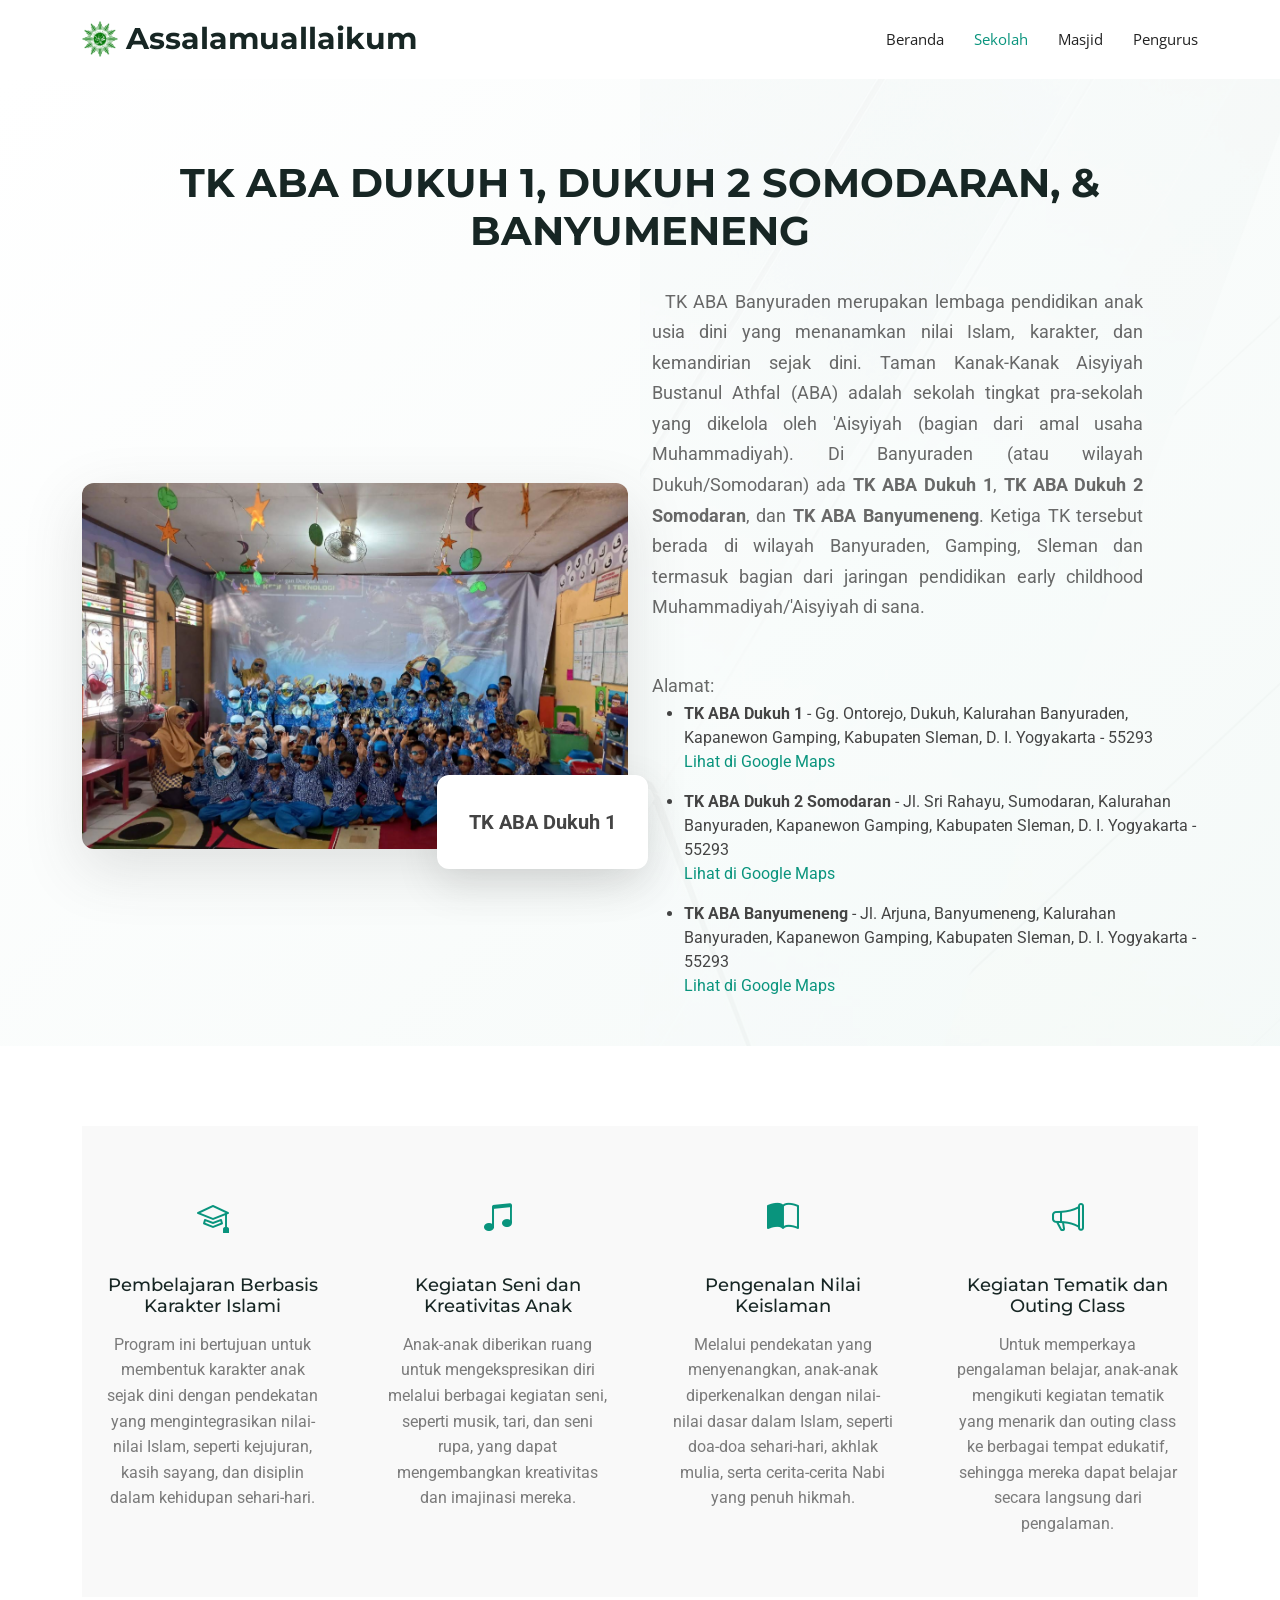
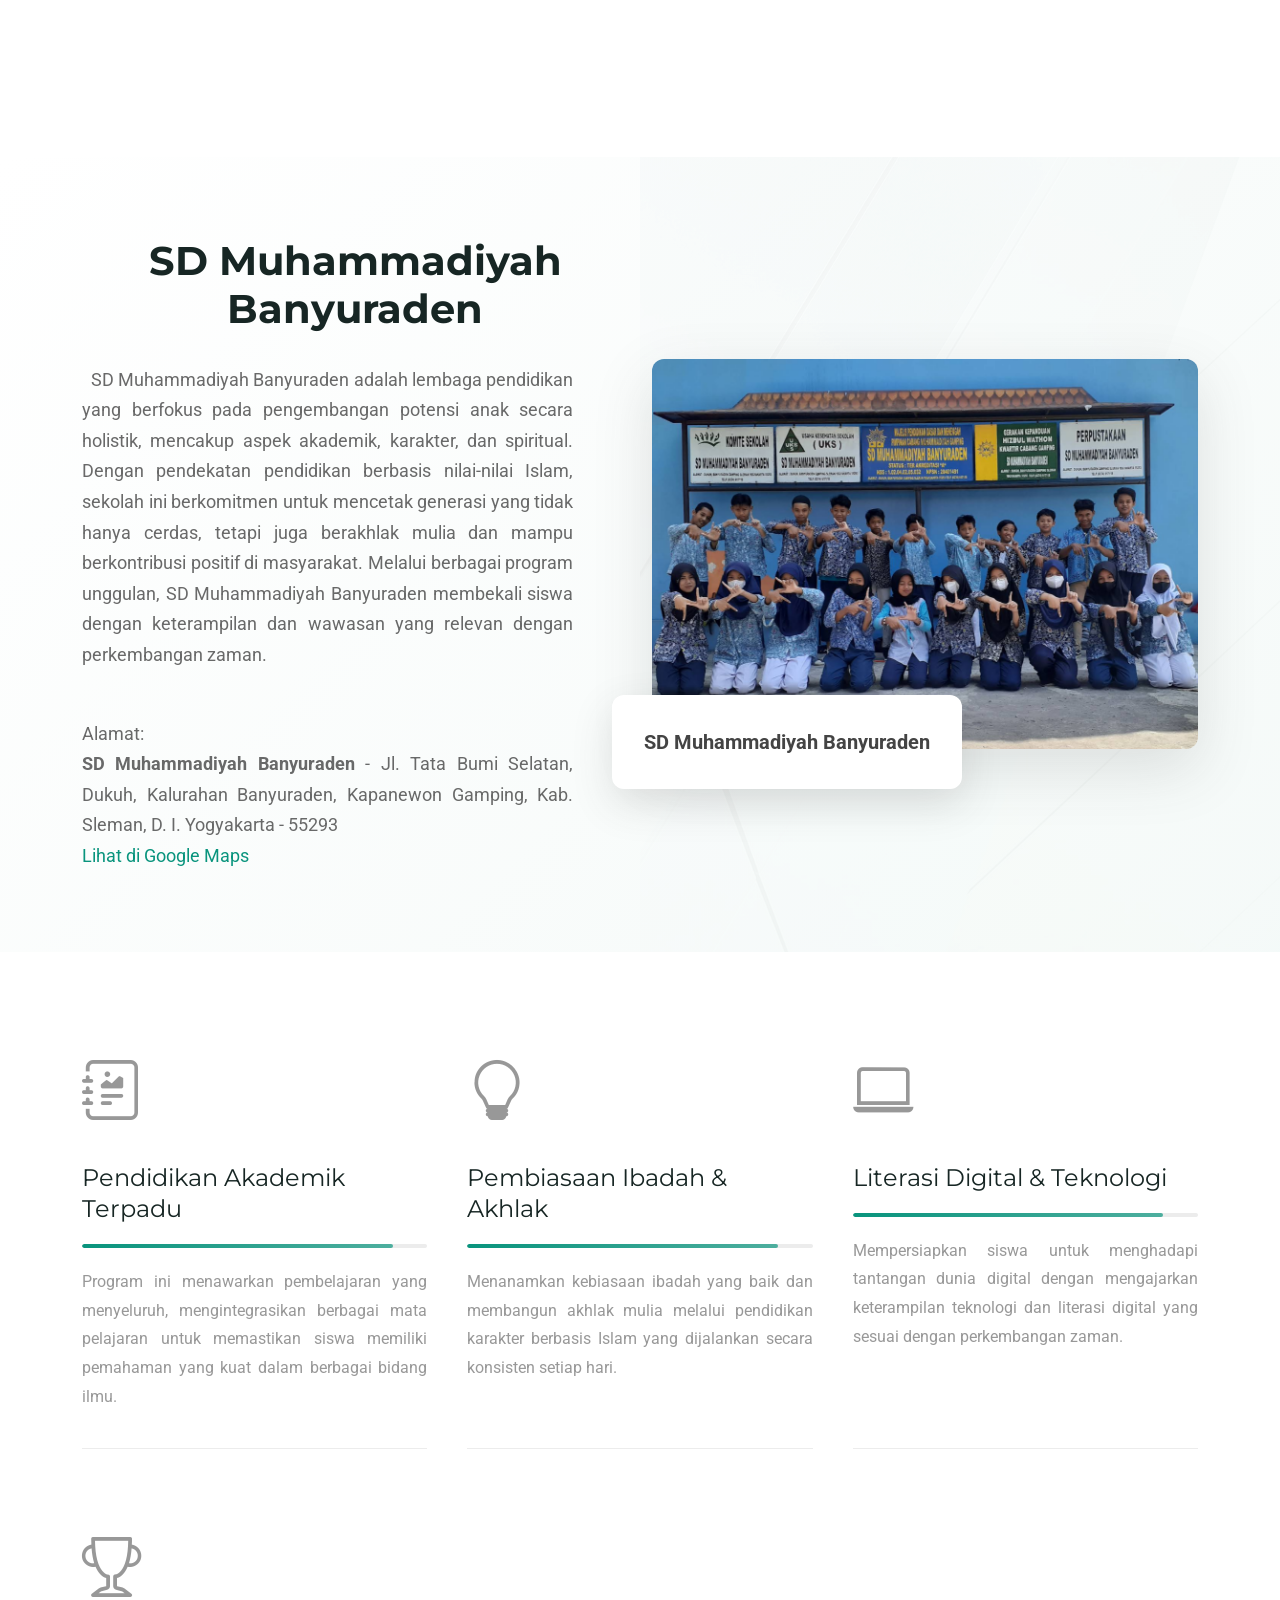
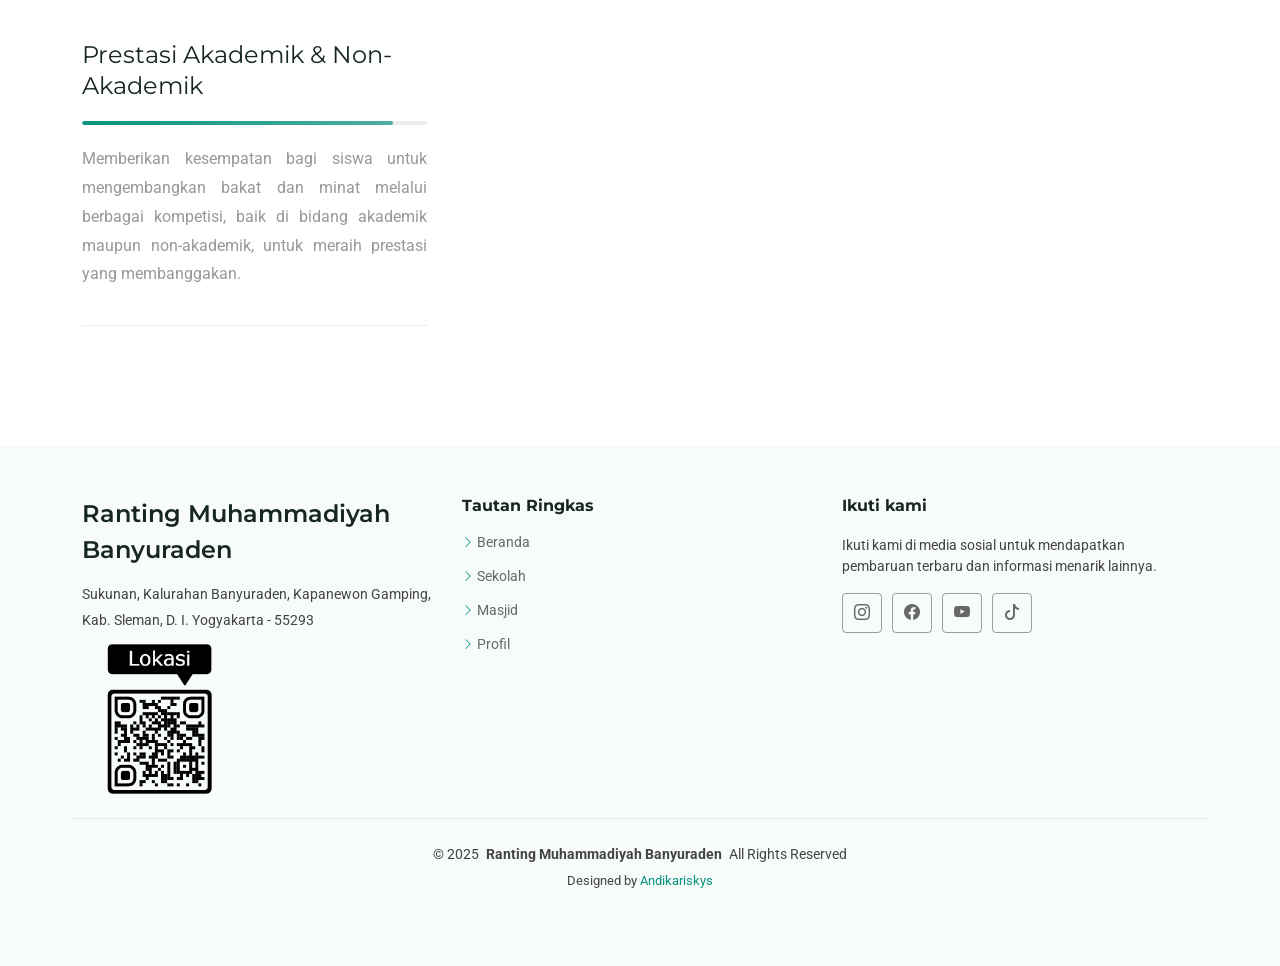
<file: school.html>
<!DOCTYPE html>
<html lang="en">

<head>
    <meta charset="utf-8" />
    <meta content="width=device-width, initial-scale=1.0" name="viewport" />
    <title>Ranting Muhammadiyah Banyuraden</title>
    <meta name="description" content="" />
    <meta name="keywords" content="" />

    <!-- Favicons -->
    <link rel="apple-touch-icon" sizes="180x180" href="assets/img/favicons/apple-touch-icon.png" />
    <link rel="icon" type="image/png" sizes="32x32" href="assets/img/favicons/favicon-32x32.png" />
    <link rel="icon" type="image/png" sizes="16x16" href="assets/img/favicons/favicon-16x16.png" />
    <link rel="manifest" href="assets/img/favicons/site.webmanifest" />

    <!-- Fonts -->
    <link rel="stylesheet" href="assets/css/font.css" />

    <!-- Vendor CSS Files -->
    <link href="assets/vendor/bootstrap/css/bootstrap.min.css" rel="stylesheet" />
    <link href="assets/vendor/bootstrap-icons/bootstrap-icons.css" rel="stylesheet" />
    <link href="assets/vendor/aos/aos.css" rel="stylesheet" />
    <link href="assets/vendor/glightbox/css/glightbox.min.css" rel="stylesheet" />
    <link href="assets/vendor/swiper/swiper-bundle.min.css" rel="stylesheet" />

    <!-- Main CSS File -->
    <link href="assets/css/main.css" rel="stylesheet" />
</head>

<body class="index-page">
    <header id="header" class="header sticky-top">
        <div class="branding d-flex align-items-cente">
            <div class="container position-relative d-flex align-items-center justify-content-between">
                <a href="index.html" class="logo d-flex align-items-center">
                    <!-- Uncomment the line below if you also wish to use an image logo -->
                    <img src="assets/img/favicons/apple-touch-icon.png" alt="logo">
                    <h1 class="sitename">Assalamuallaikum</h1>
                </a>

                <nav id="navmenu" class="navmenu">
                    <ul>
                        <li><a href="index.html">Beranda</a></li>
                        <li><a href="school.html" class="active">Sekolah</a></li>
                        <li><a href="mosque.html">Masjid</a></li>
                        <li><a href="profile.html">Pengurus</a></li>
                    </ul>
                    <i class="mobile-nav-toggle d-xl-none bi bi-list"></i>
                </nav>
            </div>
        </div>
    </header>

    <main class="main">
        <!-- School Section -->
        <section class="hero section">
            <div class="hero-content">
                <div class="container">
                    <div class="row align-items-center">
                        <div class="col-lg-12">
                            <div class="content" data-aos="fade-up" data-aos-delay="100" style="padding-bottom: 0;">
                                <h1 class="text-center">TK ABA DUKUH 1, DUKUH 2 SOMODARAN, & BANYUMENENG</h1>
                            </div>
                        </div>
                        <div class="col-lg-6" data-aos="fade-up" data-aos-delay="200">
                            <div class="hero-image">
                                <img src="assets/img/tk-aba.png" alt="TK ABA Dukuh 1" class="img-fluid" />
                                <div class="floating-card-reversed" data-aos="fade-up" data-aos-delay="300">
                                    <div class="card-content">
                                        <div class="metric">
                                            <span class="fw-bold fs-5">TK ABA Dukuh 1</span>
                                        </div>
                                    </div>
                                </div>
                            </div>
                        </div>
                        <div class="col-lg-6" data-aos="fade-up" data-aos-delay="100">
                            <div class="content" style="padding: 0;">
                                <p class="text-justify">
                                    &nbsp; TK ABA Banyuraden merupakan lembaga pendidikan anak usia dini yang menanamkan
                                    nilai Islam, karakter, dan kemandirian sejak dini. Taman Kanak-Kanak Aisyiyah
                                    Bustanul Athfal (ABA) adalah sekolah tingkat pra-sekolah yang dikelola oleh
                                    'Aisyiyah (bagian dari amal usaha Muhammadiyah). Di Banyuraden (atau wilayah
                                    Dukuh/Somodaran) ada <b>TK ABA Dukuh 1</b>, <b>TK ABA Dukuh 2 Somodaran</b>, dan
                                    <b>TK ABA Banyumeneng</b>.
                                    Ketiga TK tersebut berada di wilayah Banyuraden, Gamping, Sleman dan termasuk bagian
                                    dari jaringan pendidikan early childhood Muhammadiyah/'Aisyiyah di sana.
                                </p>
                                <p class="text-justify" style="margin-bottom: 0px;">
                                    Alamat:
                                <ul>
                                    <li>
                                        <strong>TK ABA Dukuh 1</strong> - Gg. Ontorejo, Dukuh, Kalurahan Banyuraden,
                                        Kapanewon Gamping,
                                        Kabupaten Sleman, D. I. Yogyakarta - 55293 <br>
                                        <a href="https://maps.app.goo.gl/v99o2x9EW4hPb1VR8" target="_blank"
                                            class="text-decoration-none">Lihat di Google Maps</a>
                                    </li>
                                    <li class="mt-3">
                                        <strong>TK ABA Dukuh 2 Somodaran</strong> - Jl. Sri Rahayu, Sumodaran,
                                        Kalurahan Banyuraden, Kapanewon Gamping, Kabupaten Sleman, D. I. Yogyakarta -
                                        55293<br>
                                        <a href="https://maps.app.goo.gl/f4QBQkaaDjzqmNYg6" target="_blank"
                                            class="text-decoration-none">Lihat di Google Maps</a>
                                    </li>
                                    <li class="mt-3">
                                        <strong>TK ABA Banyumeneng</strong> - Jl. Arjuna, Banyumeneng,
                                        Kalurahan Banyuraden, Kapanewon Gamping, Kabupaten Sleman, D. I. Yogyakarta -
                                        55293<br>
                                        <a href="https://maps.app.goo.gl/B9UV7DXKBN5nnus1A" target="_blank"
                                            class="text-decoration-none">Lihat di Google Maps</a>
                                    </li>
                                </ul>
                                </p>
                            </div>
                        </div>
                    </div>
                </div>
            </div>
        </section>
        <!-- /School Section -->

        <!-- Service Details Section -->
        <section class="service-details section">
            <div class="container" data-aos="fade-up" data-aos-delay="100">
                <!-- Service Features -->
                <div class="features-section" data-aos="fade-up" data-aos-delay="300">
                    <div class="row">
                        <div class="col-lg-3 col-md-6">
                            <div class="feature-item">
                                <div class="feature-icon">
                                    <i class="bi bi-mortarboard"></i>
                                </div>
                                <h4>Pembelajaran Berbasis Karakter Islami</h4>
                                <p>Program ini bertujuan untuk membentuk karakter anak sejak dini dengan pendekatan yang
                                    mengintegrasikan nilai-nilai Islam, seperti kejujuran, kasih sayang, dan disiplin
                                    dalam kehidupan sehari-hari.</p>
                            </div>
                        </div>

                        <div class="col-lg-3 col-md-6">
                            <div class="feature-item">
                                <div class="feature-icon">
                                    <i class="bi bi-music-note-beamed"></i>
                                </div>
                                <h4>Kegiatan Seni dan Kreativitas Anak</h4>
                                <p>Anak-anak diberikan ruang untuk mengekspresikan diri melalui berbagai kegiatan seni,
                                    seperti musik, tari, dan seni rupa, yang dapat mengembangkan kreativitas dan
                                    imajinasi mereka.</p>
                            </div>
                        </div>

                        <div class="col-lg-3 col-md-6">
                            <div class="feature-item">
                                <div class="feature-icon">
                                    <i class="bi bi-book-half"></i>
                                </div>
                                <h4>Pengenalan Nilai Keislaman</h4>
                                <p>Melalui pendekatan yang menyenangkan, anak-anak diperkenalkan dengan nilai-nilai
                                    dasar dalam Islam, seperti doa-doa sehari-hari, akhlak mulia, serta cerita-cerita
                                    Nabi yang penuh hikmah.</p>
                            </div>
                        </div>

                        <div class="col-lg-3 col-md-6">
                            <div class="feature-item">
                                <div class="feature-icon">
                                    <i class="bi bi-megaphone"></i>
                                </div>
                                <h4>Kegiatan Tematik dan Outing Class</h4>
                                <p>Untuk memperkaya pengalaman belajar, anak-anak mengikuti kegiatan tematik yang
                                    menarik dan outing class ke berbagai tempat edukatif, sehingga mereka dapat belajar
                                    secara langsung dari pengalaman.</p>
                            </div>
                        </div>
                    </div>
                </div>
            </div>
        </section>
        <!-- /Service Details Section -->

        <!-- Elementary Section -->
        <section class="hero section">
            <div class="hero-content">
                <div class="container">
                    <div class="row align-items-center">
                        <div class="col-lg-6" data-aos="fade-up" data-aos-delay="100">
                            <div class="content">
                                <h1 class="text-center">SD Muhammadiyah Banyuraden</h1>
                                <p class="text-justify">
                                    &nbsp; SD Muhammadiyah Banyuraden adalah lembaga pendidikan yang berfokus pada
                                    pengembangan potensi anak secara holistik, mencakup aspek akademik, karakter, dan
                                    spiritual. Dengan pendekatan pendidikan berbasis nilai-nilai Islam, sekolah ini
                                    berkomitmen untuk mencetak generasi yang tidak hanya cerdas, tetapi juga berakhlak
                                    mulia dan mampu berkontribusi positif di masyarakat. Melalui berbagai program
                                    unggulan, SD Muhammadiyah Banyuraden membekali siswa dengan keterampilan dan wawasan
                                    yang relevan dengan perkembangan zaman.
                                </p>
                                <p class="text-justify" style="margin-bottom: 0px;">
                                    Alamat: <br>
                                    <strong>SD Muhammadiyah Banyuraden</strong> - Jl. Tata Bumi Selatan, Dukuh,
                                    Kalurahan Banyuraden, Kapanewon Gamping, Kab. Sleman, D. I. Yogyakarta - 55293 <br>
                                    <a href="https://maps.app.goo.gl/8zBZjc2N95a2ZDQr5" target="_blank"
                                        class="text-decoration-none">Lihat di Google Maps</a>
                                </p>
                            </div>
                        </div>
                        <div class="col-lg-6" data-aos="fade-up" data-aos-delay="200">
                            <div class="hero-image">
                                <img src="assets/img/sd-muh-banyuraden.png" alt="SD Muhammadiyah Banyuraden"
                                    class="img-fluid" />
                                <div class="floating-card" data-aos="fade-up" data-aos-delay="300">
                                    <div class="card-content">
                                        <div class="metric">
                                            <span class="fw-bold fs-5">SD Muhammadiyah Banyuraden</span>
                                        </div>
                                    </div>
                                </div>
                            </div>
                        </div>
                    </div>
                </div>
            </div>
        </section>
        <!-- /Elementary Section -->

        <!-- Services Section 2-->
        <section id="skills" class="skills section">
            <div class="container" data-aos="fade-up" data-aos-delay="100">
                <div class="skills-grid">
                    <div class="skill-item skills-animation" data-aos="fade-up" data-aos-delay="200">
                        <div class="skill-icon">
                            <i class="bi bi-journal-richtext"></i>
                        </div>
                        <h3 class="skill-name">Pendidikan Akademik Terpadu</h3>
                        <div class="skill-level">
                            <div class="progress-track progress">
                                <div class="progress-bar" role="progressbar" aria-valuenow="90" aria-valuemin="0"
                                    aria-valuemax="100"></div>
                            </div>
                        </div>
                        <p class="skill-description text-justify">
                            Program ini menawarkan pembelajaran yang menyeluruh, mengintegrasikan berbagai mata
                            pelajaran untuk memastikan siswa memiliki pemahaman yang kuat dalam berbagai bidang ilmu.
                        </p>
                    </div>

                    <div class="skill-item skills-animation" data-aos="fade-up" data-aos-delay="250">
                        <div class="skill-icon">
                            <i class="bi bi-lightbulb"></i>
                        </div>
                        <h3 class="skill-name">Pembiasaan Ibadah &amp; Akhlak</h3>
                        <div class="skill-level">
                            <div class="progress-track progress">
                                <div class="progress-bar" role="progressbar" aria-valuenow="90" aria-valuemin="0"
                                    aria-valuemax="100"></div>
                            </div>
                        </div>
                        <p class="skill-description text-justify">
                            Menanamkan kebiasaan ibadah yang baik dan membangun akhlak mulia melalui pendidikan karakter
                            berbasis Islam yang dijalankan secara konsisten setiap hari.
                        </p>
                    </div>

                    <div class="skill-item skills-animation" data-aos="fade-up" data-aos-delay="300">
                        <div class="skill-icon">
                            <i class="bi bi-laptop"></i>
                        </div>
                        <h3 class="skill-name">Literasi Digital &amp; Teknologi</h3>
                        <div class="skill-level">
                            <div class="progress-track progress">
                                <div class="progress-bar" role="progressbar" aria-valuenow="90" aria-valuemin="0"
                                    aria-valuemax="100"></div>
                            </div>
                        </div>
                        <p class="skill-description text-justify">
                            Mempersiapkan siswa untuk menghadapi tantangan dunia digital dengan mengajarkan keterampilan
                            teknologi dan literasi digital yang sesuai dengan perkembangan zaman.
                        </p>
                    </div>

                    <div class="skill-item skills-animation" data-aos="fade-up" data-aos-delay="350">
                        <div class="skill-icon">
                            <i class="bi bi-trophy"></i>
                        </div>
                        <h3 class="skill-name">Prestasi Akademik &amp; Non-Akademik</h3>
                        <div class="skill-level">
                            <div class="progress-track progress">
                                <div class="progress-bar" role="progressbar" aria-valuenow="90" aria-valuemin="0"
                                    aria-valuemax="100"></div>
                            </div>
                        </div>
                        <p class="skill-description text-justify">
                            Memberikan kesempatan bagi siswa untuk mengembangkan bakat dan minat melalui berbagai
                            kompetisi, baik di bidang akademik maupun non-akademik, untuk meraih prestasi yang
                            membanggakan.
                        </p>
                    </div>
                </div>
            </div>
        </section>
        <!-- /Services Section 2-->
    </main>

    <footer id="footer" class="footer light-background">
        <div class="container footer-top">
            <div class="row gy-4">
                <div class="col-lg-4 col-md-6 footer-about">
                    <a href="index.html" class="d-flex align-items-center">
                        <span class="sitename">Ranting Muhammadiyah Banyuraden</span>
                    </a>
                    <div class="footer-contact pt-3">
                        <p>Sukunan, Kalurahan Banyuraden, Kapanewon Gamping,</p>
                        <p>Kab. Sleman, D. I. Yogyakarta - 55293</p>
                        <img src="assets/img/qr-code-location.png" alt="QR Code Location" class="img-fluid mt-2"
                            style="width: 150px" />
                    </div>
                </div>

                <div class="col-lg-4 col-md-3 footer-links">
                    <h4>Tautan Ringkas</h4>
                    <ul>
                        <li>
                            <i class="bi bi-chevron-right"></i>
                            <a href="index.html">Beranda</a>
                        </li>
                        <li>
                            <i class="bi bi-chevron-right"></i>
                            <a href="school.html">Sekolah</a>
                        </li>
                        <li>
                            <i class="bi bi-chevron-right"></i>
                            <a href="mosque.html">Masjid</a>
                        </li>
                        <li>
                            <i class="bi bi-chevron-right"></i>
                            <a href="profile.html">Profil</a>
                        </li>
                    </ul>
                </div>

                <div class="col-lg-4 col-md-12">
                    <h4>Ikuti kami</h4>
                    <p>
                        Ikuti kami di media sosial untuk mendapatkan pembaruan terbaru dan
                        informasi menarik lainnya.
                    </p>
                    <div class="social-links d-flex">
                        <a href="https://www.instagram.com/muhammadiyah_banyuraden" target="_blank"><i class="bi bi-instagram"></i></a>
                        <a href="https://www.facebook.com/share/16rJWJvN9A/" target="_blank"><i class="bi bi-facebook"></i></a>
                        <a href="https://youtube.com/@muhammadiyahbanyuraden" target="_blank"><i class="bi bi-youtube"></i></a>
                        <a href="https://www.tiktok.com/@muhammadiyah.banyuraden" target="_blank"><i class="bi bi-tiktok"></i></a>
                    </div>
                </div>
            </div>
        </div>

        <div class="container copyright text-center mt-4">
            <p>
                &copy; <span>2025</span>
                <strong class="px-1 sitename">Ranting Muhammadiyah Banyuraden</strong>
                <span>All Rights Reserved</span>
            </p>
            <div class="credits">
                Designed by <a href="https://andikariskys.my.id/" target="_blank">Andikariskys</a>
            </div>
        </div>
    </footer>

    <!-- Scroll Top -->
    <a href="#" id="scroll-top" class="scroll-top d-flex align-items-center justify-content-center"><i
            class="bi bi-arrow-up-short"></i></a>

    <!-- Preloader -->
    <div id="preloader">
        <div></div>
        <div></div>
        <div></div>
        <div></div>
    </div>

    <!-- Vendor JS Files -->
    <script src="assets/vendor/bootstrap/js/bootstrap.bundle.min.js"></script>
    <script src="assets/vendor/php-email-form/validate.js"></script>
    <script src="assets/vendor/aos/aos.js"></script>
    <script src="assets/vendor/glightbox/js/glightbox.min.js"></script>
    <script src="assets/vendor/purecounter/purecounter_vanilla.js"></script>
    <script src="assets/vendor/waypoints/noframework.waypoints.js"></script>
    <script src="assets/vendor/swiper/swiper-bundle.min.js"></script>
    <script src="assets/vendor/imagesloaded/imagesloaded.pkgd.min.js"></script>
    <script src="assets/vendor/isotope-layout/isotope.pkgd.min.js"></script>
    <script src="assets/js/jquery-3.7.1.min.js"></script>

    <!-- Main JS File -->
    <script src="assets/js/main.js"></script>
</body>

</html>
</file>
<file: assets/css/font.css>
/* =========================
    ROBOTO
   ========================= */

@font-face {
	font-family: "Roboto";
	src: url("../fonts/Roboto/Roboto-Regular.ttf") format("truetype");
	font-weight: 400;
	font-style: normal;
	font-display: swap;
}

@font-face {
	font-family: "Roboto";
	src: url("../fonts/Roboto/Roboto-Italic.ttf") format("truetype");
	font-weight: 400;
	font-style: italic;
	font-display: swap;
}

@font-face {
	font-family: "Roboto";
	src: url("../fonts/Roboto/Roboto-Medium.ttf") format("truetype");
	font-weight: 500;
	font-style: normal;
	font-display: swap;
}

@font-face {
	font-family: "Roboto";
	src: url("../fonts/Roboto/Roboto-Bold.ttf") format("truetype");
	font-weight: 700;
	font-style: normal;
	font-display: swap;
}

@font-face {
	font-family: "Roboto";
	src: url("../fonts/Roboto/Roboto-Black.ttf") format("truetype");
	font-weight: 900;
	font-style: normal;
	font-display: swap;
}

/* =========================
    OPEN SANS
   ========================= */

@font-face {
	font-family: "Open Sans";
	src: url("../fonts/Open-Sans/OpenSans-Regular.ttf") format("truetype");
	font-weight: 400;
	font-style: normal;
	font-display: swap;
}

@font-face {
	font-family: "Open Sans";
	src: url("../fonts/Open-Sans/OpenSans-Italic.ttf") format("truetype");
	font-weight: 400;
	font-style: italic;
	font-display: swap;
}

@font-face {
	font-family: "Open Sans";
	src: url("../fonts/Open-Sans/OpenSans-SemiBold.ttf") format("truetype");
	font-weight: 600;
	font-style: normal;
	font-display: swap;
}

@font-face {
	font-family: "Open Sans";
	src: url("../fonts/Open-Sans/OpenSans-Bold.ttf") format("truetype");
	font-weight: 700;
	font-style: normal;
	font-display: swap;
}

@font-face {
	font-family: "Open Sans";
	src: url("../fonts/Open-Sans/OpenSans-ExtraBold.ttf") format("truetype");
	font-weight: 800;
	font-style: normal;
	font-display: swap;
}

/* =========================
    MONTSERRAT
   ========================= */

@font-face {
	font-family: "Montserrat";
	src: url("../fonts/Montserrat/Montserrat-Regular.ttf") format("truetype");
	font-weight: 400;
	font-style: normal;
	font-display: swap;
}

@font-face {
	font-family: "Montserrat";
	src: url("../fonts/Montserrat/Montserrat-Italic.ttf") format("truetype");
	font-weight: 400;
	font-style: italic;
	font-display: swap;
}

@font-face {
	font-family: "Montserrat";
	src: url("../fonts/Montserrat/Montserrat-Medium.ttf") format("truetype");
	font-weight: 500;
	font-style: normal;
	font-display: swap;
}

@font-face {
	font-family: "Montserrat";
	src: url("../fonts/Montserrat/Montserrat-SemiBold.ttf") format("truetype");
	font-weight: 600;
	font-style: normal;
	font-display: swap;
}

@font-face {
	font-family: "Montserrat";
	src: url("../fonts/Montserrat/Montserrat-Bold.ttf") format("truetype");
	font-weight: 700;
	font-style: normal;
	font-display: swap;
}
</file>
<file: assets/css/main.css>
/**
* Template Name: CoreBiz
* Template URL: https://bootstrapmade.com/corebiz-bootstrap-business-template/
* Updated: Aug 30 2025 with Bootstrap v5.3.8
* Author: BootstrapMade.com
* License: https://bootstrapmade.com/license/
*/

@charset "UTF-8";

/*--------------------------------------------------------------
# Font & Color Variables
# Help: https://bootstrapmade.com/color-system/
--------------------------------------------------------------*/
/* Fonts */
:root {
  --default-font: "Roboto",  system-ui, -apple-system, "Segoe UI", Roboto, "Helvetica Neue", Arial, "Noto Sans", "Liberation Sans", sans-serif, "Apple Color Emoji", "Segoe UI Emoji", "Segoe UI Symbol", "Noto Color Emoji";
  --heading-font: "Montserrat",  sans-serif;
  --nav-font: "Open Sans",  sans-serif;
}

/* Global Colors - The following color variables are used throughout the website. Updating them here will change the color scheme of the entire website */
:root { 
  --background-color: #ffffff; /* Background color for the entire website, including individual sections */
  --default-color: #444444; /* Default color used for the majority of the text content across the entire website */
  --heading-color: #172624; /* Color for headings, subheadings and title throughout the website */
  --accent-color: #09947d; /* Accent color that represents your brand on the website. It's used for buttons, links, and other elements that need to stand out */
  --surface-color: #ffffff; /* The surface color is used as a background of boxed elements within sections, such as cards, icon boxes, or other elements that require a visual separation from the global background. */
  --contrast-color: #ffffff; /* Contrast color for text, ensuring readability against backgrounds of accent, heading, or default colors. */
}

/* Nav Menu Colors - The following color variables are used specifically for the navigation menu. They are separate from the global colors to allow for more customization options */
:root {
  --nav-color: #222222;  /* The default color of the main navmenu links */
  --nav-hover-color: #09947d; /* Applied to main navmenu links when they are hovered over or active */
  --nav-mobile-background-color: #ffffff; /* Used as the background color for mobile navigation menu */
  --nav-dropdown-background-color: #ffffff; /* Used as the background color for dropdown items that appear when hovering over primary navigation items */
  --nav-dropdown-color: #222222; /* Used for navigation links of the dropdown items in the navigation menu. */
  --nav-dropdown-hover-color: #09947d; /* Similar to --nav-hover-color, this color is applied to dropdown navigation links when they are hovered over. */
}

/* Color Presets - These classes override global colors when applied to any section or element, providing reuse of the sam color scheme. */

.light-background {
  --background-color: #f7fbfa;
  --surface-color: #ffffff;
}

.dark-background {
  --background-color: #09947d;
  --default-color: #ffffff;
  --heading-color: #ffffff;
  --surface-color: #252525;
  --contrast-color: #ffffff;
}

/* Smooth scroll */
:root {
  scroll-behavior: smooth;
}

/*--------------------------------------------------------------
# General Styling & Shared Classes
--------------------------------------------------------------*/
body {
  color: var(--default-color);
  background-color: var(--background-color);
  font-family: var(--default-font);
}

a {
  color: var(--accent-color);
  text-decoration: none;
  transition: 0.3s;
}

.text-justify {
  text-align: justify !important;
}

a:hover {
  color: color-mix(in srgb, var(--accent-color), transparent 25%);
  text-decoration: none;
}

h1,
h2,
h3,
h4,
h5,
h6 {
  color: var(--heading-color);
  font-family: var(--heading-font);
}

/* PHP Email Form Messages
------------------------------*/
.php-email-form .error-message {
  display: none;
  background: #df1529;
  color: #ffffff;
  text-align: left;
  padding: 15px;
  margin-bottom: 24px;
  font-weight: 600;
}

.php-email-form .sent-message {
  display: none;
  color: #ffffff;
  background: #059652;
  text-align: center;
  padding: 15px;
  margin-bottom: 24px;
  font-weight: 600;
}

.php-email-form .loading {
  display: none;
  background: var(--surface-color);
  text-align: center;
  padding: 15px;
  margin-bottom: 24px;
}

.php-email-form .loading:before {
  content: "";
  display: inline-block;
  border-radius: 50%;
  width: 24px;
  height: 24px;
  margin: 0 10px -6px 0;
  border: 3px solid var(--accent-color);
  border-top-color: var(--surface-color);
  animation: php-email-form-loading 1s linear infinite;
}

@keyframes php-email-form-loading {
  0% {
    transform: rotate(0deg);
  }

  100% {
    transform: rotate(360deg);
  }
}

/*--------------------------------------------------------------
# Global Header
--------------------------------------------------------------*/
.header {
  color: var(--default-color);
  transition: all 0.5s;
  z-index: 997;
  background-color: var(--background-color);
}

.header .topbar {
  background-color: var(--background-color);
  height: 40px;
  padding: 0;
  font-size: 14px;
  transition: all 0.5s;
}

.header .topbar .contact-info i {
  font-style: normal;
  color: var(--contrast-color);
}

.header .topbar .contact-info i a,
.header .topbar .contact-info i span {
  padding-left: 5px;
  color: var(--contrast-color);
}

@media (max-width: 575px) {

  .header .topbar .contact-info i a,
  .header .topbar .contact-info i span {
    font-size: 13px;
  }
}

.header .topbar .contact-info i a {
  line-height: 0;
  transition: 0.3s;
}

.header .topbar .contact-info i a:hover {
  color: var(--contrast-color);
  text-decoration: underline;
}

.header .topbar .social-links a {
  color: color-mix(in srgb, var(--contrast-color), transparent 40%);
  line-height: 0;
  transition: 0.3s;
  margin-left: 20px;
}

.header .topbar .social-links a:hover {
  color: var(--contrast-color);
}

.header .branding {
  min-height: 60px;
  padding: 10px 0;
}

.header .logo {
  line-height: 1;
}

.header .logo img {
  max-height: 36px;
  margin-right: 8px;
}

.header .logo h1 {
  font-size: 30px;
  margin: 0;
  font-weight: 700;
  color: var(--heading-color);
}

.scrolled .header {
  box-shadow: 0px 0 18px rgba(0, 0, 0, 0.1);
}

.scrolled .header .topbar {
  height: 0;
  visibility: hidden;
  overflow: hidden;
}

/*--------------------------------------------------------------
# Navigation Menu
--------------------------------------------------------------*/
/* Navmenu - Desktop */
@media (min-width: 1200px) {
  .navmenu {
    padding: 0;
  }

  .navmenu ul {
    margin: 0;
    padding: 0;
    display: flex;
    list-style: none;
    align-items: center;
  }

  .navmenu li {
    position: relative;
  }

  .navmenu a,
  .navmenu a:focus {
    color: var(--nav-color);
    padding: 18px 15px;
    font-size: 15px;
    font-family: var(--nav-font);
    font-weight: 500;
    display: flex;
    align-items: center;
    justify-content: space-between;
    white-space: nowrap;
    transition: 0.3s;
  }

  .navmenu a i,
  .navmenu a:focus i {
    font-size: 12px;
    line-height: 0;
    margin-left: 5px;
    transition: 0.3s;
  }

  .navmenu li:last-child a {
    padding-right: 0;
  }

  .navmenu li:hover>a,
  .navmenu .active,
  .navmenu .active:focus {
    color: var(--nav-hover-color);
  }

  .navmenu .dropdown ul {
    margin: 0;
    padding: 10px 0;
    background: var(--nav-dropdown-background-color);
    display: block;
    position: absolute;
    visibility: hidden;
    left: 14px;
    top: 130%;
    opacity: 0;
    transition: 0.3s;
    border-radius: 4px;
    z-index: 99;
    box-shadow: 0px 0px 30px rgba(0, 0, 0, 0.1);
  }

  .navmenu .dropdown ul li {
    min-width: 200px;
  }

  .navmenu .dropdown ul a {
    padding: 10px 20px;
    font-size: 15px;
    text-transform: none;
    color: var(--nav-dropdown-color);
  }

  .navmenu .dropdown ul a i {
    font-size: 12px;
  }

  .navmenu .dropdown ul a:hover,
  .navmenu .dropdown ul .active:hover,
  .navmenu .dropdown ul li:hover>a {
    color: var(--nav-dropdown-hover-color);
  }

  .navmenu .dropdown:hover>ul {
    opacity: 1;
    top: 100%;
    visibility: visible;
  }

  .navmenu .dropdown .dropdown ul {
    top: 0;
    left: -90%;
    visibility: hidden;
  }

  .navmenu .dropdown .dropdown:hover>ul {
    opacity: 1;
    top: 0;
    left: -100%;
    visibility: visible;
  }
}

/* Navmenu - Mobile */
@media (max-width: 1199px) {
  .mobile-nav-toggle {
    color: var(--nav-color);
    font-size: 28px;
    line-height: 0;
    margin-right: 10px;
    cursor: pointer;
    transition: color 0.3s;
  }

  .navmenu {
    padding: 0;
    z-index: 9997;
  }

  .navmenu ul {
    display: none;
    list-style: none;
    position: absolute;
    inset: 60px 20px 20px 20px;
    padding: 10px 0;
    margin: 0;
    border-radius: 6px;
    background-color: var(--nav-mobile-background-color);
    overflow-y: auto;
    transition: 0.3s;
    z-index: 9998;
    box-shadow: 0px 0px 30px rgba(0, 0, 0, 0.1);
  }

  .navmenu a,
  .navmenu a:focus {
    color: var(--nav-dropdown-color);
    padding: 10px 20px;
    font-family: var(--nav-font);
    font-size: 17px;
    font-weight: 500;
    display: flex;
    align-items: center;
    justify-content: space-between;
    white-space: nowrap;
    transition: 0.3s;
  }

  .navmenu a i,
  .navmenu a:focus i {
    font-size: 12px;
    line-height: 0;
    margin-left: 5px;
    width: 30px;
    height: 30px;
    display: flex;
    align-items: center;
    justify-content: center;
    border-radius: 50%;
    transition: 0.3s;
    background-color: color-mix(in srgb, var(--accent-color), transparent 90%);
  }

  .navmenu a i:hover,
  .navmenu a:focus i:hover {
    background-color: var(--accent-color);
    color: var(--contrast-color);
  }

  .navmenu a:hover,
  .navmenu .active,
  .navmenu .active:focus {
    color: var(--nav-dropdown-hover-color);
  }

  .navmenu .active i,
  .navmenu .active:focus i {
    background-color: var(--accent-color);
    color: var(--contrast-color);
    transform: rotate(180deg);
  }

  .navmenu .dropdown ul {
    position: static;
    display: none;
    z-index: 99;
    padding: 10px 0;
    margin: 10px 20px;
    background-color: var(--nav-dropdown-background-color);
    border: 1px solid color-mix(in srgb, var(--default-color), transparent 90%);
    box-shadow: none;
    transition: all 0.5s ease-in-out;
  }

  .navmenu .dropdown ul ul {
    background-color: rgba(33, 37, 41, 0.1);
  }

  .navmenu .dropdown>.dropdown-active {
    display: block;
    background-color: rgba(33, 37, 41, 0.03);
  }

  .mobile-nav-active {
    overflow: hidden;
  }

  .mobile-nav-active .mobile-nav-toggle {
    color: #fff;
    position: absolute;
    font-size: 32px;
    top: 15px;
    right: 15px;
    margin-right: 0;
    z-index: 9999;
  }

  .mobile-nav-active .navmenu {
    position: fixed;
    overflow: hidden;
    inset: 0;
    background: rgba(33, 37, 41, 0.8);
    transition: 0.3s;
  }

  .mobile-nav-active .navmenu>ul {
    display: block;
  }
}

/*--------------------------------------------------------------
# Global Footer
--------------------------------------------------------------*/
.footer {
  color: var(--default-color);
  background-color: var(--background-color);
  font-size: 14px;
  padding-bottom: 50px;
  position: relative;
}

.footer .footer-newsletter {
  background-color: color-mix(in srgb, var(--accent-color), transparent 96%);
  padding: 50px 0;
}

.footer .footer-newsletter h4 {
  font-size: 24px;
}

.footer .footer-newsletter .newsletter-form {
  margin-top: 30px;
  margin-bottom: 15px;
  padding: 6px 8px;
  position: relative;
  background-color: var(--surface-color);
  border: 1px solid color-mix(in srgb, var(--accent-color), transparent 80%);
  box-shadow: 0px 2px 25px rgba(0, 0, 0, 0.1);
  display: flex;
  transition: 0.3s;
  border-radius: 4px;
}

.footer .footer-newsletter .newsletter-form:focus-within {
  border-color: var(--accent-color);
}

.footer .footer-newsletter .newsletter-form input[type=email] {
  border: 0;
  padding: 4px;
  width: 100%;
  background-color: var(--surface-color);
  color: var(--default-color);
}

.footer .footer-newsletter .newsletter-form input[type=email]:focus-visible {
  outline: none;
}

.footer .footer-newsletter .newsletter-form input[type=submit] {
  border: 0;
  font-size: 16px;
  padding: 0 20px;
  margin: -7px -8px -7px 0;
  background: var(--accent-color);
  color: var(--contrast-color);
  transition: 0.3s;
  border-radius: 0 4px 4px 0;
}

.footer .footer-newsletter .newsletter-form input[type=submit]:hover {
  background: color-mix(in srgb, var(--accent-color), transparent 20%);
}

.footer .footer-top {
  padding-top: 50px;
}

.footer .social-links a {
  display: flex;
  align-items: center;
  justify-content: center;
  width: 40px;
  height: 40px;
  border-radius: 4px;
  border: 1px solid color-mix(in srgb, var(--default-color), transparent 50%);
  font-size: 16px;
  color: color-mix(in srgb, var(--default-color), transparent 20%);
  margin-right: 10px;
  transition: 0.3s;
}

.footer .social-links a:hover {
  color: var(--accent-color);
  border-color: var(--accent-color);
}

.footer h4 {
  font-size: 16px;
  font-weight: bold;
  position: relative;
  padding-bottom: 12px;
}

.footer .footer-links {
  margin-bottom: 30px;
}

.footer .footer-links ul {
  list-style: none;
  padding: 0;
  margin: 0;
}

.footer .footer-links ul i {
  margin-right: 3px;
  font-size: 12px;
  line-height: 0;
  color: var(--accent-color);
}

.footer .footer-links ul li {
  padding: 10px 0;
  display: flex;
  align-items: center;
}

.footer .footer-links ul li:first-child {
  padding-top: 0;
}

.footer .footer-links ul a {
  display: inline-block;
  color: color-mix(in srgb, var(--default-color), transparent 20%);
  line-height: 1;
}

.footer .footer-links ul a:hover {
  color: var(--accent-color);
}

.footer .footer-about a {
  color: var(--heading-color);
  font-size: 24px;
  font-weight: 600;
  font-family: var(--heading-font);
}

.footer .footer-contact p {
  margin-bottom: 5px;
}

.footer .copyright {
  padding-top: 25px;
  padding-bottom: 25px;
  border-top: 1px solid color-mix(in srgb, var(--default-color), transparent 90%);
}

.footer .copyright p {
  margin-bottom: 0;
}

.footer .credits {
  margin-top: 6px;
  font-size: 13px;
}

/*--------------------------------------------------------------
# Preloader
--------------------------------------------------------------*/
#preloader {
  position: fixed;
  inset: 0;
  z-index: 9999;
  overflow: hidden;
  background-color: var(--background-color);
  transition: all 0.6s ease-out;
  width: 100%;
  height: 100vh;
  display: flex;
  align-items: center;
  justify-content: center;
}

#preloader div {
  width: 13px;
  height: 13px;
  background-color: var(--accent-color);
  border-radius: 50%;
  animation-timing-function: cubic-bezier(0, 1, 1, 0);
  position: absolute;
  left: 50%;
}

#preloader div:nth-child(1) {
  left: calc(50% + 8px);
  animation: animate-preloader-1 0.6s infinite;
}

#preloader div:nth-child(2) {
  left: calc(50% + 8px);
  animation: animate-preloader-2 0.6s infinite;
}

#preloader div:nth-child(3) {
  left: calc(50% + 32px);
  animation: animate-preloader-2 0.6s infinite;
}

#preloader div:nth-child(4) {
  left: calc(50% + 56px);
  animation: animate-preloader-3 0.6s infinite;
}

@keyframes animate-preloader-1 {
  0% {
    transform: scale(0);
  }

  100% {
    transform: scale(1);
  }
}

@keyframes animate-preloader-3 {
  0% {
    transform: scale(1);
  }

  100% {
    transform: scale(0);
  }
}

@keyframes animate-preloader-2 {
  0% {
    transform: translate(0, 0);
  }

  100% {
    transform: translate(24px, 0);
  }
}

/*--------------------------------------------------------------
# Scroll Top Button
--------------------------------------------------------------*/
.scroll-top {
  position: fixed;
  visibility: hidden;
  opacity: 0;
  right: 15px;
  bottom: 15px;
  z-index: 99999;
  background-color: var(--accent-color);
  width: 40px;
  height: 40px;
  border-radius: 4px;
  transition: all 0.4s;
}

.scroll-top i {
  font-size: 24px;
  color: var(--contrast-color);
  line-height: 0;
}

.scroll-top:hover {
  background-color: color-mix(in srgb, var(--accent-color), transparent 20%);
  color: var(--contrast-color);
}

.scroll-top.active {
  visibility: visible;
  opacity: 1;
}

/*--------------------------------------------------------------
# Disable aos animation delay on mobile devices
--------------------------------------------------------------*/
@media screen and (max-width: 768px) {
  [data-aos-delay] {
    transition-delay: 0 !important;
  }
}

/*--------------------------------------------------------------
# Global Page Titles & Breadcrumbs
--------------------------------------------------------------*/
.page-title {
  --background-color: color-mix(in srgb, var(--default-color), transparent 96%);
  color: var(--default-color);
  background-color: var(--background-color);
  padding: 25px 0;
  position: relative;
}

.page-title h1 {
  font-size: 24px;
  font-weight: 600;
}

.page-title .breadcrumbs ol {
  display: flex;
  flex-wrap: wrap;
  list-style: none;
  padding: 0;
  margin: 0;
  font-size: 14px;
  font-weight: 400;
}

.page-title .breadcrumbs ol li+li {
  padding-left: 10px;
}

.page-title .breadcrumbs ol li+li::before {
  content: "/";
  display: inline-block;
  padding-right: 10px;
  color: color-mix(in srgb, var(--default-color), transparent 70%);
}

/*--------------------------------------------------------------
# Global Sections
--------------------------------------------------------------*/
section,
.section {
  color: var(--default-color);
  background-color: var(--background-color);
  padding: 60px 0;
  scroll-margin-top: 78px;
  overflow: clip;
}

@media (max-width: 1199px) {

  section,
  .section {
    scroll-margin-top: 60px;
  }
}

/*--------------------------------------------------------------
# Global Section Titles
--------------------------------------------------------------*/
.section-title {
  text-align: center;
  padding-bottom: 60px;
  position: relative;
}

.section-title h2 {
  font-size: 32px;
  font-weight: 700;
  margin-bottom: 20px;
  padding-bottom: 20px;
  position: relative;
}

.section-title h2:before {
  content: "";
  position: absolute;
  display: block;
  width: 160px;
  height: 1px;
  background: color-mix(in srgb, var(--default-color), transparent 60%);
  left: 0;
  right: 0;
  bottom: 1px;
  margin: auto;
}

.section-title h2::after {
  content: "";
  position: absolute;
  display: block;
  width: 60px;
  height: 3px;
  background: var(--accent-color);
  left: 0;
  right: 0;
  bottom: 0;
  margin: auto;
}

.section-title p {
  margin-bottom: 0;
}

/*--------------------------------------------------------------
# Hero Section
--------------------------------------------------------------*/
.hero {
  padding: 0;
  background: linear-gradient(135deg, var(--surface-color) 0%, color-mix(in srgb, var(--accent-color), transparent 95%) 100%);
  position: relative;
  overflow: hidden;
}

.hero .hero-content {
  position: relative;
  z-index: 2;
}

.hero .hero-content .content {
  padding: 80px 0;
}

.hero .hero-content .content h1 {
  font-size: 2.5rem;
  font-weight: 700;
  margin-bottom: 2rem;
  color: var(--heading-color);
}

@media (max-width: 768px) {
  .hero .hero-content .content h1 {
    font-size: 2.5rem;
  }
}

.hero .hero-content .content p {
  font-size: 1.125rem;
  line-height: 1.7;
  color: color-mix(in srgb, var(--default-color), transparent 20%);
  margin-bottom: 3rem;
  max-width: 90%;
}

.hero .hero-content .content .cta-group {
  display: flex;
  align-items: center;
  gap: 2rem;
  flex-wrap: wrap;
}

.hero .hero-content .content .cta-group .btn-primary {
  background: var(--accent-color);
  color: var(--contrast-color);
  padding: 1rem 2.5rem;
  border-radius: 8px;
  font-weight: 500;
  font-size: 1rem;
  text-decoration: none;
  transition: all 0.3s ease;
  border: none;
  display: inline-block;
}

.hero .hero-content .content .cta-group .btn-primary:hover {
  background: color-mix(in srgb, var(--accent-color), black 10%);
  transform: translateY(-2px);
  box-shadow: 0 8px 25px color-mix(in srgb, var(--accent-color), transparent 70%);
}

.hero .hero-content .content .cta-group .btn-secondary {
  display: flex;
  align-items: center;
  gap: 0.75rem;
  color: var(--heading-color);
  text-decoration: none;
  font-weight: 500;
  transition: all 0.3s ease;
}

.hero .hero-content .content .cta-group .btn-secondary i {
  font-size: 1.5rem;
  color: var(--accent-color);
  transition: all 0.3s ease;
}

.hero .hero-content .content .cta-group .btn-secondary:hover {
  color: var(--accent-color);
}

.hero .hero-content .content .cta-group .btn-secondary:hover i {
  transform: scale(1.1);
}

.hero .hero-content .hero-image {
  position: relative;
  padding: 80px 0;
}

.hero .hero-content .hero-image img {
  border-radius: 12px;
  box-shadow: 0 20px 60px color-mix(in srgb, var(--default-color), transparent 85%);
  width: 100%;
  height: auto;
}

.hero .hero-content .hero-image .floating-card {
  position: absolute;
  bottom: 40px;
  left: -40px;
  background: var(--surface-color);
  padding: 2rem;
  border-radius: 12px;
  box-shadow: 0 15px 40px color-mix(in srgb, var(--default-color), transparent 85%);
  backdrop-filter: blur(10px);
}

@media (max-width: 768px) {
  .hero .hero-content .hero-image .floating-card {
    left: 20px;
    bottom: 20px;
    padding: 1.5rem;
  }
}

.hero .hero-content .hero-image .floating-card-reversed {
  position: absolute;
  bottom: 60px;
  right: -20px;
  background: var(--surface-color);
  padding: 2rem;
  border-radius: 12px;
  box-shadow: 0 15px 40px color-mix(in srgb, var(--default-color), transparent 85%);
  backdrop-filter: blur(10px);
}

@media (max-width: 768px) {
  .hero .hero-content .hero-image .floating-card-reversed {
    right: 20px;
    bottom: 20px;
    padding: 1.5rem;
  }
}

.hero .hero-content .hero-image .floating-card .card-content {
  display: flex;
  gap: 2rem;
}

@media (max-width: 576px) {
  .hero .hero-content .hero-image .floating-card .card-content {
    flex-direction: column;
    gap: 1rem;
  }
}

.hero .hero-content .hero-image .floating-card .metric {
  text-align: center;
}

.hero .hero-content .hero-image .floating-card .metric .number {
  display: block;
  font-size: 2rem;
  font-weight: 600;
  color: var(--accent-color);
  line-height: 1;
}

.hero .hero-content .hero-image .floating-card .metric .label {
  font-size: 0.875rem;
  color: color-mix(in srgb, var(--default-color), transparent 30%);
  margin-top: 0.25rem;
}

.hero .hero-features {
  background: var(--surface-color);
  padding: 4rem 0;
  border-top: 1px solid color-mix(in srgb, var(--default-color), transparent 90%);
}

.hero .hero-features .feature-item {
  text-align: center;
  padding: 2rem 1rem;
  transition: all 0.3s ease;
}

.hero .hero-features .feature-item:hover {
  transform: translateY(-5px);
}

.hero .hero-features .feature-item .icon {
  width: 80px;
  height: 80px;
  background: color-mix(in srgb, var(--accent-color), transparent 90%);
  border-radius: 50%;
  display: flex;
  align-items: center;
  justify-content: center;
  margin: 0 auto 1.5rem;
  transition: all 0.3s ease;
}

.hero .hero-features .feature-item .icon i {
  font-size: 2rem;
  color: var(--accent-color);
}

.hero .hero-features .feature-item h4 {
  font-size: 1.25rem;
  font-weight: 500;
  margin-bottom: 1rem;
  color: var(--heading-color);
}

.hero .hero-features .feature-item p {
  font-size: 0.95rem;
  line-height: 1.6;
  color: color-mix(in srgb, var(--default-color), transparent 30%);
  margin: 0;
}

.hero .hero-features .feature-item:hover .icon {
  background: var(--accent-color);
  transform: scale(1.1);
}

.hero .hero-features .feature-item:hover .icon i {
  color: var(--contrast-color);
}

@media (max-width: 992px) {
  .hero .hero-content .content {
    text-align: center;
    padding: 60px 0 40px;
  }

  .hero .hero-content .content p {
    max-width: 100%;
  }

  .hero .hero-content .hero-image {
    padding: 40px 0 60px;
  }
}

.hero::before {
  content: "";
  position: absolute;
  top: 0;
  right: 0;
  width: 50%;
  height: 100%;
  background: url("../img/bg/abstract-bg-1.webp") center/cover no-repeat;
  opacity: 0.03;
  z-index: 1;
}

/*--------------------------------------------------------------
# Featured Services Section
--------------------------------------------------------------*/
.featured-services .service-item {
  height: 100%;
  padding: 60px 40px;
  border-radius: 8px;
  transition: all 0.4s ease;
  background-color: var(--surface-color);
  border: 1px solid color-mix(in srgb, var(--default-color), transparent 92%);
  position: relative;
  overflow: hidden;
}

.featured-services .service-item::before {
  content: "";
  position: absolute;
  top: 0;
  left: 0;
  right: 0;
  height: 4px;
  background: linear-gradient(90deg, var(--accent-color), color-mix(in srgb, var(--accent-color), var(--heading-color) 30%));
  transform: scaleX(0);
  transform-origin: left;
  transition: transform 0.4s ease;
}

.featured-services .service-item:hover {
  transform: translateY(-8px);
  box-shadow: 0 20px 40px color-mix(in srgb, var(--default-color), transparent 90%);
}

.featured-services .service-item:hover::before {
  transform: scaleX(1);
}

.featured-services .service-item:hover .service-icon {
  background: linear-gradient(135deg, var(--accent-color), color-mix(in srgb, var(--accent-color), var(--heading-color) 20%));
}

.featured-services .service-item:hover .service-icon i {
  color: var(--contrast-color);
  transform: scale(1.1);
}

.featured-services .service-item:hover .service-link {
  opacity: 1;
  transform: translateY(0);
}

.featured-services .service-item:hover .service-link i {
  transform: translateX(8px);
}

@media (max-width: 768px) {
  .featured-services .service-item {
    padding: 40px 30px;
  }
}

.featured-services .service-icon {
  width: 80px;
  height: 80px;
  margin: 0 auto 30px;
  display: flex;
  align-items: center;
  justify-content: center;
  background: color-mix(in srgb, var(--accent-color), transparent 90%);
  border-radius: 50%;
  transition: all 0.4s ease;
}

.featured-services .service-icon i {
  font-size: 36px;
  color: var(--accent-color);
  transition: all 0.4s ease;
}

.featured-services h3 {
  font-size: 24px;
  font-weight: 300;
  margin-bottom: 20px;
  text-align: center;
  color: var(--heading-color);
  line-height: 1.3;
}

.featured-services p {
  color: color-mix(in srgb, var(--default-color), transparent 20%);
  text-align: center;
  line-height: 1.7;
  margin-bottom: 30px;
  font-size: 15px;
}

.featured-services .service-link {
  display: flex;
  align-items: center;
  justify-content: center;
  gap: 8px;
  color: var(--accent-color);
  text-decoration: none;
  font-weight: 400;
  font-size: 14px;
  opacity: 0.8;
  transform: translateY(10px);
  transition: all 0.4s ease;
}

.featured-services .service-link span {
  font-weight: 500;
}

.featured-services .service-link i {
  font-size: 16px;
  transition: transform 0.3s ease;
}

.featured-services .service-link:hover {
  color: var(--heading-color);
}

/*--------------------------------------------------------------
# About Section
--------------------------------------------------------------*/
.about .content {
  padding-right: 40px;
}

@media (max-width: 992px) {
  .about .content {
    padding-right: 0;
    margin-bottom: 60px;
  }
}

.about .content h2 {
  font-size: 2.5rem;
  font-weight: 300;
  line-height: 1.3;
  margin-bottom: 30px;
  color: var(--heading-color);
}

@media (max-width: 768px) {
  .about .content h2 {
    font-size: 2rem;
  }
}

.about .content .lead {
  font-size: 1.25rem;
  line-height: 1.7;
  margin-bottom: 40px;
  color: color-mix(in srgb, var(--default-color), transparent 10%);
}

.about .content .description {
  margin-bottom: 60px;
}

.about .content .description p {
  font-size: 1rem;
  line-height: 1.8;
  margin-bottom: 20px;
  color: color-mix(in srgb, var(--default-color), transparent 20%);
}

.about .content .description p:last-child {
  margin-bottom: 0;
}

.about .content .stats-row {
  display: flex;
  gap: 60px;
  margin-bottom: 60px;
}

@media (max-width: 768px) {
  .about .content .stats-row {
    gap: 40px;
    flex-wrap: wrap;
  }
}

@media (max-width: 576px) {
  .about .content .stats-row {
    justify-content: space-between;
    gap: 20px;
  }
}

.about .content .stats-row .stat-item {
  text-align: left;
}

.about .content .stats-row .stat-item .stat-number {
  font-size: 2.5rem;
  font-weight: 300;
  color: var(--accent-color);
  line-height: 1;
  margin-bottom: 8px;
}

@media (max-width: 768px) {
  .about .content .stats-row .stat-item .stat-number {
    font-size: 2rem;
  }
}

.about .content .stats-row .stat-item .stat-label {
  font-size: 0.875rem;
  color: color-mix(in srgb, var(--default-color), transparent 40%);
  text-transform: uppercase;
  letter-spacing: 0.5px;
}

.about .content .cta-section {
  display: flex;
  align-items: center;
  gap: 30px;
}

@media (max-width: 576px) {
  .about .content .cta-section {
    flex-direction: column;
    align-items: flex-start;
    gap: 20px;
  }
}

.about .content .cta-section .btn-primary {
  background-color: var(--accent-color);
  color: var(--contrast-color);
  padding: 14px 30px;
  border-radius: 4px;
  text-decoration: none;
  font-weight: 400;
  transition: all 0.3s ease;
  border: 2px solid var(--accent-color);
}

.about .content .cta-section .btn-primary:hover {
  background-color: transparent;
  color: var(--accent-color);
}

.about .content .cta-section .btn-link {
  color: var(--heading-color);
  text-decoration: none;
  font-weight: 400;
  display: flex;
  align-items: center;
  gap: 8px;
  transition: all 0.3s ease;
}

.about .content .cta-section .btn-link:hover {
  color: var(--accent-color);
}

.about .content .cta-section .btn-link:hover i {
  transform: translateX(4px);
}

.about .content .cta-section .btn-link i {
  transition: transform 0.3s ease;
}

.about .image-container {
  position: relative;
  height: 100%;
  min-height: 500px;
}

@media (max-width: 992px) {
  .about .image-container {
    min-height: 400px;
  }
}

.about .image-container img {
  width: 100%;
  height: 100%;
  object-fit: cover;
  border-radius: 8px;
}

.about .image-container .image-overlay {
  position: absolute;
  bottom: 30px;
  left: 30px;
  background-color: var(--surface-color);
  padding: 25px;
  border-radius: 8px;
  box-shadow: 0 8px 30px color-mix(in srgb, var(--default-color), transparent 85%);
  min-width: 200px;
}

@media (max-width: 576px) {
  .about .image-container .image-overlay {
    bottom: 20px;
    left: 20px;
    padding: 20px;
  }
}

.about .image-container .image-overlay .overlay-content {
  display: flex;
  align-items: center;
  gap: 15px;
}

.about .image-container .image-overlay .overlay-content i {
  font-size: 2rem;
  color: var(--accent-color);
}

.about .image-container .image-overlay .overlay-content .overlay-text h4 {
  font-size: 1.1rem;
  margin-bottom: 4px;
  color: var(--heading-color);
  font-weight: 500;
}

.about .image-container .image-overlay .overlay-content .overlay-text p {
  margin: 0;
  font-size: 0.875rem;
  color: color-mix(in srgb, var(--default-color), transparent 30%);
}

/*--------------------------------------------------------------
# Skills Section
--------------------------------------------------------------*/
.skills {
  --skill-spacing: 40px;
  --icon-size: 60px;
  --progress-height: 4px;
  --border-subtle: color-mix(in srgb, var(--default-color), transparent 90%);
  --text-muted: color-mix(in srgb, var(--default-color), transparent 45%);
  --surface-elevated: color-mix(in srgb, var(--surface-color), var(--accent-color) 2%);
}

.skills .intro-content {
  margin-bottom: 80px;
}

.skills .intro-content .lead-text {
  font-size: 20px;
  line-height: 1.7;
  color: var(--text-muted);
  font-weight: 300;
  margin: 0;
}

.skills .skills-grid {
  display: grid;
  grid-template-columns: repeat(auto-fit, minmax(285px, 1fr));
  gap: var(--skill-spacing);
  margin-bottom: 60px;
}

.skills .skill-item {
  padding: 36px 0;
  border-bottom: 1px solid var(--border-subtle);
  transition: all 0.4s ease;
}

.skills .skill-item:hover {
  transform: translateY(-4px);
}

.skills .skill-item:hover .skill-icon i {
  color: var(--accent-color);
  transform: scale(1.1);
}

.skills .skill-item .skill-icon {
  margin-bottom: 24px;
}

.skills .skill-item .skill-icon i {
  font-size: var(--icon-size);
  color: var(--text-muted);
  transition: all 0.4s ease;
}

.skills .skill-item .skill-name {
  font-size: 24px;
  font-weight: 300;
  margin-bottom: 20px;
  color: var(--heading-color);
  line-height: 1.3;
}

.skills .skill-item .skill-level {
  display: flex;
  align-items: center;
  gap: 16px;
  margin-bottom: 20px;
}

.skills .skill-item .skill-level .level-text {
  font-size: 14px;
  color: var(--accent-color);
  font-weight: 500;
  text-transform: uppercase;
  letter-spacing: 0.8px;
  min-width: 90px;
}

.skills .skill-item .skill-level .progress-track {
  flex: 1;
  height: var(--progress-height);
  background: var(--border-subtle);
  border-radius: 2px;
  overflow: hidden;
}

.skills .skill-item .skill-level .progress-track .progress-bar {
  width: 0%;
  height: 100%;
  background: linear-gradient(90deg, var(--accent-color), color-mix(in srgb, var(--accent-color), transparent 30%));
  border-radius: 2px;
  transition: width 1.2s cubic-bezier(0.4, 0, 0.2, 1);
}

.skills .skill-item .skill-description {
  font-size: 16px;
  line-height: 1.8;
  color: var(--text-muted);
  margin: 0;
}

.skills .certification-area {
  padding-top: 60px;
  border-top: 1px solid var(--border-subtle);
}

.skills .certification-area .cert-content .cert-title {
  font-size: 28px;
  font-weight: 300;
  margin-bottom: 16px;
  color: var(--heading-color);
}

.skills .certification-area .cert-content .cert-description {
  font-size: 17px;
  line-height: 1.7;
  color: var(--text-muted);
  margin-bottom: 32px;
}

.skills .certification-area .cert-content .cert-list .cert-item {
  display: flex;
  align-items: center;
  gap: 12px;
  padding: 12px 0;
  border-bottom: 1px dashed var(--border-subtle);
}

.skills .certification-area .cert-content .cert-list .cert-item:last-child {
  border-bottom: none;
}

.skills .certification-area .cert-content .cert-list .cert-item i {
  color: var(--accent-color);
  font-size: 20px;
}

.skills .certification-area .cert-content .cert-list .cert-item span {
  font-size: 16px;
  color: var(--default-color);
}

.skills .certification-area .tools-showcase .tools-title {
  font-size: 20px;
  font-weight: 400;
  margin-bottom: 24px;
  color: var(--heading-color);
}

.skills .certification-area .tools-showcase .tools-grid {
  display: flex;
  flex-wrap: wrap;
  gap: 12px;
}

.skills .certification-area .tools-showcase .tools-grid .tool-tag {
  padding: 8px 16px;
  background: var(--surface-elevated);
  border: 1px solid var(--border-subtle);
  border-radius: 20px;
  font-size: 14px;
  color: var(--default-color);
  transition: all 0.3s ease;
}

.skills .certification-area .tools-showcase .tools-grid .tool-tag:hover {
  background: color-mix(in srgb, var(--accent-color), transparent 90%);
  border-color: color-mix(in srgb, var(--accent-color), transparent 70%);
  color: var(--accent-color);
}

@media (max-width: 992px) {
  .skills .skills-grid {
    grid-template-columns: 1fr;
    gap: 30px;
  }

  .skills .skill-item {
    padding: 28px 0;
  }

  .skills .skill-item .skill-name {
    font-size: 22px;
  }

  .skills .cert-content .cert-title {
    font-size: 24px;
  }
}

@media (max-width: 768px) {
  .skills {
    --skill-spacing: 24px;
    --icon-size: 50px;
  }

  .skills .intro-content {
    margin-bottom: 60px;
  }

  .skills .intro-content .lead-text {
    font-size: 18px;
  }

  .skills .certification-area {
    padding-top: 40px;
  }

  .skills .certification-area .tools-showcase {
    margin-top: 40px;
  }
}

/*--------------------------------------------------------------
# Stats Section
--------------------------------------------------------------*/
.stats .section-headline {
  color: var(--heading-color);
  font-family: var(--heading-font);
  font-size: 2.75rem;
  font-weight: 300;
  line-height: 1.2;
  letter-spacing: -0.02em;
}

.stats .section-description {
  color: color-mix(in srgb, var(--default-color), transparent 20%);
  font-size: 1.125rem;
  line-height: 1.7;
  font-weight: 300;
  max-width: 600px;
  margin: 0 auto;
}

.stats .stats-container {
  display: grid;
  grid-template-columns: 1fr 1fr;
  gap: 0;
  border: 1px solid color-mix(in srgb, var(--default-color), transparent 90%);
  border-radius: 8px;
  overflow: hidden;
  background: var(--surface-color);
}

.stats .stat-item {
  padding: 3rem 2.5rem;
  position: relative;
  transition: all 0.4s ease;
}

.stats .stat-item:nth-child(1) {
  border-right: 1px solid color-mix(in srgb, var(--default-color), transparent 90%);
  border-bottom: 1px solid color-mix(in srgb, var(--default-color), transparent 90%);
}

.stats .stat-item:nth-child(2) {
  border-bottom: 1px solid color-mix(in srgb, var(--default-color), transparent 90%);
}

.stats .stat-item:nth-child(3) {
  border-right: 1px solid color-mix(in srgb, var(--default-color), transparent 90%);
}

.stats .stat-item:hover {
  background: color-mix(in srgb, var(--accent-color), transparent 97%);
  transform: translateY(-2px);
}

.stats .stat-item .stat-content {
  text-align: center;
  height: 100%;
  display: flex;
  flex-direction: column;
  align-items: center;
  justify-content: center;
}

.stats .stat-item .stat-number {
  color: var(--accent-color);
  font-family: var(--heading-font);
  font-size: 3.5rem;
  font-weight: 200;
  line-height: 1;
  margin-bottom: 1rem;
  letter-spacing: -0.03em;
}

.stats .stat-item .stat-number .purecounter {
  font-size: inherit;
  color: inherit;
}

.stats .stat-item .stat-divider {
  width: 40px;
  height: 1px;
  background: var(--accent-color);
  margin: 0 auto 1.5rem auto;
  opacity: 0.6;
}

.stats .stat-item .stat-label {
  color: var(--heading-color);
  font-family: var(--heading-font);
  font-size: 1.25rem;
  font-weight: 400;
  margin-bottom: 1rem;
  letter-spacing: 0.01em;
}

.stats .stat-item .stat-description {
  color: color-mix(in srgb, var(--default-color), transparent 30%);
  font-size: 0.95rem;
  line-height: 1.6;
  font-weight: 300;
  margin: 0;
  max-width: 200px;
}

.stats .achievement-badge {
  background: var(--surface-color);
  border: 1px solid color-mix(in srgb, var(--accent-color), transparent 80%);
  border-radius: 8px;
  padding: 2.5rem 2rem;
  text-align: center;
  transition: all 0.4s ease;
}

.stats .achievement-badge:hover {
  border-color: color-mix(in srgb, var(--accent-color), transparent 60%);
  transform: translateY(-3px);
}

.stats .achievement-badge .badge-icon {
  font-size: 2.5rem;
  color: var(--accent-color);
  margin-bottom: 1.5rem;
  opacity: 0.8;
}

.stats .achievement-badge .badge-title {
  color: var(--heading-color);
  font-family: var(--heading-font);
  font-size: 1.5rem;
  font-weight: 400;
  margin-bottom: 1rem;
  letter-spacing: 0.01em;
}

.stats .achievement-badge .badge-text {
  color: color-mix(in srgb, var(--default-color), transparent 25%);
  font-size: 1rem;
  line-height: 1.6;
  font-weight: 300;
  margin: 0;
  max-width: 400px;
  margin: 0 auto;
}

@media (max-width: 992px) {
  .stats .section-headline {
    font-size: 2.25rem;
  }

  .stats .stats-container {
    gap: 0;
  }

  .stats .stat-item {
    padding: 2.5rem 2rem;
  }

  .stats .stat-item .stat-number {
    font-size: 3rem;
  }

  .stats .stat-item .stat-description {
    font-size: 0.9rem;
  }
}

@media (max-width: 768px) {
  .stats .section-headline {
    font-size: 1.875rem;
  }

  .stats .section-description {
    font-size: 1rem;
  }

  .stats .stats-container {
    grid-template-columns: 1fr;
  }

  .stats .stat-item {
    padding: 2rem 1.5rem;
  }

  .stats .stat-item:nth-child(1) {
    border-right: none;
    border-bottom: 1px solid color-mix(in srgb, var(--default-color), transparent 90%);
  }

  .stats .stat-item:nth-child(2) {
    border-bottom: 1px solid color-mix(in srgb, var(--default-color), transparent 90%);
  }

  .stats .stat-item:nth-child(3) {
    border-right: none;
    border-bottom: 1px solid color-mix(in srgb, var(--default-color), transparent 90%);
  }

  .stats .stat-item:nth-child(4) {
    border-bottom: none;
  }

  .stats .stat-item .stat-number {
    font-size: 2.75rem;
  }

  .stats .stat-item .stat-description {
    max-width: 300px;
  }

  .stats .achievement-badge {
    padding: 2rem 1.5rem;
  }

  .stats .achievement-badge .badge-icon {
    font-size: 2rem;
  }

  .stats .achievement-badge .badge-title {
    font-size: 1.25rem;
  }

  .stats .achievement-badge .badge-text {
    font-size: 0.95rem;
  }
}

/*--------------------------------------------------------------
# Clients Section
--------------------------------------------------------------*/
.clients .client-item {
  padding: 1.5rem;
  text-align: center;
  height: 100%;
  background-color: var(--surface-color);
  border-radius: 8px;
  border: 1px solid color-mix(in srgb, var(--default-color), transparent 90%);
  transition: all 0.3s ease-in-out;
  display: flex;
  align-items: center;
  justify-content: center;
}

.clients .client-item img {
  max-width: 100%;
  transition: all 0.3s ease-in-out;
  filter: grayscale(100);
  opacity: 0.8;
}

.clients .client-item:hover {
  transform: translateY(-5px);
  border-color: var(--accent-color);
}

.clients .client-item:hover img {
  filter: grayscale(0);
  opacity: 1;
}

@media (max-width: 1199px) {
  .clients .client-item {
    padding: 1.25rem;
  }
}

@media (max-width: 767px) {
  .clients .client-item {
    padding: 1rem;
  }
}

/*--------------------------------------------------------------
# Services Section
--------------------------------------------------------------*/
.services {
  padding: 120px 0;
}

.services .service-item {
  padding: 60px 40px;
  background-color: var(--surface-color);
  border-radius: 8px;
  transition: all 0.4s ease;
  height: 100%;
  position: relative;
}

.services .service-item:hover {
  transform: translateY(-8px);
  box-shadow: 0 20px 40px rgba(0, 0, 0, 0.08);
}

.services .service-item:hover .service-icon i {
  transform: scale(1.1);
}

.services .service-item:hover .service-link {
  color: var(--accent-color);
}

.services .service-item:hover .service-link i {
  transform: translateX(8px);
}

.services .service-icon {
  width: 80px;
  height: 80px;
  display: flex;
  align-items: center;
  justify-content: center;
  margin-bottom: 40px;
  background: linear-gradient(135deg, var(--accent-color), color-mix(in srgb, var(--accent-color), #6c5ce7 20%));
  border-radius: 50%;
}

.services .service-icon i {
  font-size: 36px;
  color: var(--contrast-color);
  transition: transform 0.3s ease;
}

.services h3 {
  font-size: 24px;
  font-weight: 300;
  margin-bottom: 24px;
  letter-spacing: -0.5px;
  line-height: 1.3;
}

.services p {
  font-size: 16px;
  line-height: 1.7;
  color: color-mix(in srgb, var(--default-color), transparent 20%);
  /* margin-bottom: 40px; */
}

.services .service-link {
  display: inline-flex;
  align-items: center;
  gap: 12px;
  font-size: 14px;
  font-weight: 500;
  text-transform: uppercase;
  letter-spacing: 1px;
  color: var(--heading-color);
  text-decoration: none;
  transition: all 0.3s ease;
}

.services .service-link i {
  font-size: 16px;
  transition: transform 0.3s ease;
}

@media (max-width: 768px) {
  .services {
    padding: 80px 0;
  }

  .services .service-item {
    padding: 40px 24px;
  }

  .services .service-icon {
    width: 64px;
    height: 64px;
    margin-bottom: 32px;
  }

  .services .service-icon i {
    font-size: 28px;
  }

  .services h3 {
    font-size: 20px;
    margin-bottom: 20px;
  }

  .services p {
    font-size: 15px;
    margin-bottom: 32px;
  }
}

/*--------------------------------------------------------------
# Testimonials Section
--------------------------------------------------------------*/
.testimonials {
  position: relative;
  overflow: hidden;
  /* Swiper Navigation */
  /* Swiper Pagination */
  /* Responsive Styles */
}

.testimonials .testimonial-slider {
  position: relative;
  padding-bottom: 50px;
}

.testimonials .testimonial-slider .swiper-wrapper {
  height: auto !important;
}

.testimonials .testimonial-item {
  background: linear-gradient(135deg, var(--surface-color) 0%, color-mix(in srgb, var(--surface-color), var(--accent-color) 2%) 100%);
  border-radius: 20px;
  padding: 0;
  height: 100%;
  border: 1px solid color-mix(in srgb, var(--default-color), transparent 90%);
  transition: all 0.4s ease;
  overflow: hidden;
  position: relative;
}

.testimonials .testimonial-item::before {
  content: "";
  position: absolute;
  top: 0;
  left: 0;
  right: 0;
  height: 4px;
  background: linear-gradient(90deg, var(--accent-color), color-mix(in srgb, var(--accent-color), var(--heading-color) 30%));
  transform: scaleX(0);
  transform-origin: left;
  transition: transform 0.4s ease;
}

.testimonials .testimonial-item:hover {
  border-color: var(--accent-color);
}

.testimonials .testimonial-item:hover::before {
  transform: scaleX(1);
}

.testimonials .testimonial-item:hover .testimonial-header img {
  transform: scale(1.05);
}

.testimonials .testimonial-item:hover .quote-icon {
  color: var(--accent-color);
  transform: scale(1.1);
}

.testimonials .testimonial-header {
  position: relative;
  text-align: center;
  padding: 30px 30px 20px;
  background: linear-gradient(135deg, color-mix(in srgb, var(--surface-color), var(--accent-color) 3%) 0%, var(--surface-color) 100%);
}

.testimonials .testimonial-header img {
  width: 80px;
  height: 80px;
  border-radius: 50%;
  object-fit: cover;
  border: 4px solid color-mix(in srgb, var(--accent-color), transparent 70%);
  margin-bottom: 15px;
  transition: all 0.3s ease;
  box-shadow: 0 5px 15px rgba(0, 0, 0, 0.1);
}

.testimonials .testimonial-header .rating {
  display: flex;
  justify-content: center;
  gap: 3px;
}

.testimonials .testimonial-header .rating i {
  color: #ffc107;
  font-size: 0.9rem;
}

.testimonials .testimonial-body {
  padding: 0 30px 20px;
}

.testimonials .testimonial-body p {
  font-size: 1rem;
  line-height: 1.6;
  color: color-mix(in srgb, var(--default-color), transparent 20%);
  margin: 0;
  font-style: italic;
  text-align: center;
  position: relative;
}

.testimonials .testimonial-body p::before,
.testimonials .testimonial-body p::after {
  content: '"';
  font-size: 1.5rem;
  color: var(--accent-color);
  opacity: 0.6;
  font-family: serif;
  position: absolute;
}

.testimonials .testimonial-body p::before {
  top: -5px;
  left: -10px;
}

.testimonials .testimonial-body p::after {
  bottom: -20px;
  right: -5px;
}

.testimonials .testimonial-footer {
  padding: 20px 30px 30px;
  text-align: center;
  position: relative;
}

.testimonials .testimonial-footer h5 {
  font-size: 1.1rem;
  font-weight: 600;
  color: var(--heading-color);
  margin: 0 0 5px;
}

.testimonials .testimonial-footer span {
  font-size: 0.85rem;
  color: color-mix(in srgb, var(--default-color), transparent 40%);
  display: block;
  margin-bottom: 15px;
}

.testimonials .testimonial-footer .quote-icon {
  position: absolute;
  bottom: 15px;
  right: 25px;
  color: color-mix(in srgb, var(--accent-color), transparent 60%);
  font-size: 1.5rem;
  transition: all 0.3s ease;
}

.testimonials .swiper-navigation {
  position: relative;
  margin-top: 25px;
  display: flex;
  justify-content: flex-end;
}

.testimonials .swiper-button-prev,
.testimonials .swiper-button-next {
  position: static;
  width: 45px;
  height: 45px;
  margin: 0 10px;
  background: var(--accent-color);
  border-radius: 50%;
  color: var(--contrast-color);
  font-size: 16px;
  transition: all 0.3s ease;
  display: inline-flex;
  align-items: center;
  justify-content: center;
  box-shadow: 0 4px 15px rgba(0, 0, 0, 0.1);
}

.testimonials .swiper-button-prev:hover,
.testimonials .swiper-button-next:hover {
  background: color-mix(in srgb, var(--accent-color), var(--heading-color) 20%);
  transform: scale(1.05);
}

.testimonials .swiper-button-prev::after,
.testimonials .swiper-button-next::after {
  font-size: 16px;
  font-weight: 600;
}

.testimonials .swiper-pagination {
  position: static;
  margin-top: 30px;
  text-align: center;
}

.testimonials .swiper-pagination .swiper-pagination-bullet {
  width: 12px;
  height: 12px;
  background: color-mix(in srgb, var(--default-color), transparent 70%);
  opacity: 1;
  margin: 0 6px;
  transition: all 0.3s ease;
}

.testimonials .swiper-pagination .swiper-pagination-bullet.swiper-pagination-bullet-active {
  background: var(--accent-color);
  transform: scale(1.2);
}

@media (max-width: 1199px) {
  .testimonials .testimonial-item .testimonial-header {
    padding: 25px 25px 15px;
  }

  .testimonials .testimonial-item .testimonial-header img {
    width: 70px;
    height: 70px;
  }

  .testimonials .testimonial-item .testimonial-body,
  .testimonials .testimonial-item .testimonial-footer {
    padding-left: 25px;
    padding-right: 25px;
  }
}

@media (max-width: 991px) {
  .testimonials .testimonial-item {
    margin-bottom: 30px;
  }
}

@media (max-width: 767px) {
  .testimonials .testimonial-item .testimonial-header {
    padding: 20px 20px 10px;
  }

  .testimonials .testimonial-item .testimonial-header img {
    width: 60px;
    height: 60px;
  }

  .testimonials .testimonial-item .testimonial-header .rating i {
    font-size: 0.8rem;
  }

  .testimonials .testimonial-item .testimonial-body {
    padding: 0 20px 15px;
  }

  .testimonials .testimonial-item .testimonial-body p {
    font-size: 0.95rem;
  }

  .testimonials .testimonial-item .testimonial-footer {
    padding: 15px 20px 20px;
  }

  .testimonials .testimonial-item .testimonial-footer h5 {
    font-size: 1rem;
  }

  .testimonials .testimonial-item .testimonial-footer span {
    font-size: 0.8rem;
  }

  .testimonials .testimonial-item .testimonial-footer .quote-icon {
    font-size: 1.3rem;
    bottom: 10px;
    right: 15px;
  }

  .testimonials .swiper-button-prev,
  .testimonials .swiper-button-next {
    width: 40px;
    height: 40px;
    font-size: 14px;
  }

  .testimonials .swiper-button-prev::after,
  .testimonials .swiper-button-next::after {
    font-size: 14px;
  }
}

@media (max-width: 575px) {
  .testimonials .testimonial-slider {
    padding-bottom: 30px;
  }

  .testimonials .testimonial-item .testimonial-header {
    padding: 15px 15px 10px;
  }

  .testimonials .testimonial-item .testimonial-header img {
    width: 55px;
    height: 55px;
  }

  .testimonials .testimonial-item .testimonial-body {
    padding: 0 15px 10px;
  }

  .testimonials .testimonial-item .testimonial-body p {
    font-size: 0.9rem;
  }

  .testimonials .testimonial-item .testimonial-footer {
    padding: 10px 15px 15px;
  }

  .testimonials .testimonial-item .testimonial-footer h5 {
    font-size: 0.95rem;
  }

  .testimonials .testimonial-item .testimonial-footer .quote-icon {
    font-size: 1.2rem;
  }

  .testimonials .swiper-navigation {
    margin-top: 10px;
  }
}

/*--------------------------------------------------------------
# Portfolio Section
--------------------------------------------------------------*/
.portfolio .portfolio-filters-wrapper {
  text-align: center;
  margin-bottom: 80px;
}

.portfolio .portfolio-filters {
  display: inline-flex;
  align-items: center;
  gap: 40px;
  padding: 0;
  margin: 0;
  list-style: none;
  position: relative;
}

.portfolio .portfolio-filters::after {
  content: "";
  position: absolute;
  bottom: -8px;
  left: 0;
  width: 100%;
  height: 1px;
  background: color-mix(in srgb, var(--default-color), transparent 90%);
}

.portfolio .portfolio-filters li {
  position: relative;
  cursor: pointer;
  padding: 12px 0;
  font-size: 15px;
  font-weight: 400;
  color: color-mix(in srgb, var(--default-color), transparent 30%);
  transition: all 0.4s ease-out;
  letter-spacing: 0.5px;
}

.portfolio .portfolio-filters li::after {
  content: "";
  position: absolute;
  bottom: -8px;
  left: 50%;
  width: 0;
  height: 2px;
  background: var(--accent-color);
  transition: all 0.4s ease-out;
  transform: translateX(-50%);
}

.portfolio .portfolio-filters li:hover {
  color: var(--default-color);
}

.portfolio .portfolio-filters li.filter-active {
  color: var(--default-color);
}

.portfolio .portfolio-filters li.filter-active::after {
  width: 100%;
}

@media (max-width: 768px) {
  .portfolio .portfolio-filters {
    flex-wrap: wrap;
    gap: 20px;
    justify-content: center;
  }
}

.portfolio .portfolio-card {
  background: var(--surface-color);
  transition: all 0.4s ease-out;
  overflow: hidden;
}

.portfolio .portfolio-card:hover {
  transform: translateY(-8px);
}

.portfolio .portfolio-card:hover .image-container img {
  transform: scale(1.05);
}

.portfolio .portfolio-card:hover .overlay {
  opacity: 1;
  visibility: visible;
}

.portfolio .portfolio-card:hover .content h3 {
  color: var(--accent-color);
}

.portfolio .image-container {
  position: relative;
  overflow: hidden;
  aspect-ratio: 4/3;
  border-radius: 8px;
}

.portfolio .image-container img {
  width: 100%;
  height: 100%;
  object-fit: cover;
  transition: transform 0.6s ease-out;
}

.portfolio .image-container .overlay {
  position: absolute;
  top: 0;
  left: 0;
  right: 0;
  bottom: 0;
  background: color-mix(in srgb, var(--accent-color), transparent 50%);
  display: flex;
  align-items: center;
  justify-content: center;
  opacity: 0;
  visibility: hidden;
  transition: all 0.4s ease-out;
  backdrop-filter: blur(2px);
}

.portfolio .image-container .overlay-content {
  display: flex;
  gap: 20px;
  transform: translateY(20px);
  transition: transform 0.4s ease-out 0.1s;
}

.portfolio-card:hover .portfolio .image-container .overlay-content {
  transform: translateY(0);
}

.portfolio .image-container .overlay-content a {
  width: 50px;
  height: 50px;
  background: var(--surface-color);
  color: var(--heading-color);
  display: flex;
  align-items: center;
  justify-content: center;
  border-radius: 50%;
  transition: all 0.3s ease;
  font-size: 18px;
}

.portfolio .image-container .overlay-content a:hover {
  background: var(--accent-color);
  color: var(--contrast-color);
  transform: scale(1.1);
}

.portfolio .content {
  padding: 30px 0;
  text-align: center;
}

.portfolio .content h3 {
  font-size: 20px;
  font-weight: 400;
  margin-bottom: 8px;
  transition: color 0.3s ease;
  letter-spacing: 0.5px;
}

.portfolio .content p {
  color: color-mix(in srgb, var(--default-color), transparent 40%);
  font-size: 14px;
  line-height: 1.6;
  margin: 0;
  letter-spacing: 0.3px;
}

@media (min-width: 992px) {
  .portfolio .portfolio-grid {
    grid-template-columns: repeat(3, 1fr);
  }
}

@media (min-width: 1200px) {
  .portfolio .portfolio-grid {
    grid-template-columns: repeat(4, 1fr);
    gap: 50px;
  }
}

/*--------------------------------------------------------------
# Team Section
--------------------------------------------------------------*/
.team .member-card {
  background-color: var(--surface-color);
  border-radius: 10px;
  overflow: hidden;
  text-align: center;
  box-shadow: 0 5px 25px color-mix(in srgb, var(--default-color), transparent 85%);
  transition: transform 0.3s ease, box-shadow 0.3s ease;
  height: 100%;
  display: flex;
  flex-direction: column;
}

.team .member-card:hover {
  transform: translateY(-8px);
  box-shadow: 0 12px 35px color-mix(in srgb, var(--default-color), transparent 80%);
}

.team .member-card:hover .member-image-wrapper img {
  transform: scale(1.05);
}

.team .member-image-wrapper {
  overflow: hidden;
  position: relative;
}

.team .member-image-wrapper img {
  width: 100%;
  aspect-ratio: 1/1.1;
  object-fit: cover;
  transition: transform 0.4s ease;
}

.team .member-content {
  padding: 20px;
  flex-grow: 1;
  display: flex;
  flex-direction: column;
  justify-content: space-between;
}

.team .member-name {
  font-size: 1.25rem;
  font-weight: 700;
  color: var(--heading-color);
  margin-bottom: 0.25rem;
}

.team .member-role {
  font-size: 0.875rem;
  color: var(--accent-color);
  display: block;
  margin-bottom: 0.75rem;
  font-weight: 500;
}

.team .member-bio {
  font-size: 0.9rem;
  line-height: 1.6;
  color: color-mix(in srgb, var(--default-color), transparent 30%);
  margin-bottom: 1rem;
  flex-grow: 1;
}

.team .member-socials {
  margin-top: auto;
  padding-top: 1rem;
  border-top: 1px solid color-mix(in srgb, var(--default-color), transparent 90%);
}

.team .member-socials a {
  color: color-mix(in srgb, var(--default-color), transparent 40%);
  margin: 0 8px;
  font-size: 1.1rem;
  transition: color 0.3s;
}

.team .member-socials a:hover {
  color: var(--accent-color);
}

@media (max-width: 991.98px) {
  .team .member-name {
    font-size: 1.15rem;
  }

  .team .member-role {
    font-size: 0.8rem;
  }
}

@media (max-width: 767.98px) {
  .team .row {
    --bs-gutter-x: 1.5rem;
    --bs-gutter-y: 1.5rem;
  }

  .team .member-card {
    box-shadow: 0 3px 15px color-mix(in srgb, var(--default-color), transparent 90%);
  }

  .team .member-name {
    font-size: 1.1rem;
  }
}

/*--------------------------------------------------------------
# Pricing Section
--------------------------------------------------------------*/
.pricing {
  --card-radius: 16px;
  --card-shadow: 0 10px 30px color-mix(in srgb, var(--default-color), transparent 92%);
  --muted: color-mix(in srgb, var(--default-color), transparent 55%);
  --line: color-mix(in srgb, var(--default-color), transparent 85%);
  --accent-soft: color-mix(in srgb, var(--accent-color), transparent 85%);
  --accent-strong: color-mix(in srgb, var(--accent-color), transparent 70%);
}

.pricing .pricing-toggle-container {
  text-align: center;
}

.pricing .pricing-toggle-container .pricing-toggle {
  background: color-mix(in srgb, var(--accent-color), transparent 92%);
  border: 1px solid var(--accent-soft);
}

.pricing .pricing-toggle-container .pricing-toggle .monthly,
.pricing .pricing-toggle-container .pricing-toggle .yearly {
  font-weight: 600;
  color: var(--default-color);
  opacity: 0.7;
  transition: 0.3s;
  cursor: pointer;
}

.pricing .pricing-toggle-container .pricing-toggle .monthly.active,
.pricing .pricing-toggle-container .pricing-toggle .yearly.active {
  color: var(--heading-color);
  opacity: 1;
}

.pricing .pricing-toggle-container .pricing-toggle .switch {
  position: relative;
  display: inline-block;
  width: 54px;
  height: 28px;
}

.pricing .pricing-toggle-container .pricing-toggle .switch input {
  opacity: 0;
  width: 0;
  height: 0;
}

.pricing .pricing-toggle-container .pricing-toggle .switch .slider {
  position: absolute;
  cursor: pointer;
  inset: 0;
  background: var(--accent-soft);
  transition: 0.3s;
  border-radius: 999px;
}

.pricing .pricing-toggle-container .pricing-toggle .switch .slider::before {
  position: absolute;
  content: "";
  height: 22px;
  width: 22px;
  left: 3px;
  top: 3px;
  background-color: var(--surface-color);
  transition: 0.3s;
  border-radius: 50%;
  box-shadow: 0 2px 8px color-mix(in srgb, var(--default-color), transparent 85%);
}

.pricing .pricing-toggle-container .pricing-toggle .switch input:checked+.slider {
  background: var(--accent-color);
}

.pricing .pricing-toggle-container .pricing-toggle .switch input:checked+.slider::before {
  transform: translateX(26px);
}

.pricing .pricing-toggle-container .hint {
  color: var(--muted);
}

.pricing .price-card {
  background: var(--surface-color);
  border: 1px solid var(--line);
  border-radius: var(--card-radius);
  padding: 28px;
  box-shadow: var(--card-shadow);
  display: flex;
  flex-direction: column;
  transition: transform 0.3s ease, box-shadow 0.3s ease, border-color 0.3s;
}

.pricing .price-card:hover {
  transform: translateY(-4px);
  box-shadow: 0 14px 40px color-mix(in srgb, var(--default-color), transparent 88%);
  border-color: color-mix(in srgb, var(--accent-color), transparent 70%);
}

.pricing .price-card.featured {
  border-color: var(--accent-strong);
  box-shadow: 0 16px 44px color-mix(in srgb, var(--accent-color), transparent 80%);
  position: relative;
  background: radial-gradient(1200px 1200px at 110% -10%, color-mix(in srgb, var(--accent-color), transparent 92%) 0%, transparent 50%) no-repeat, var(--surface-color);
}

.pricing .price-card.featured .btn-choose {
  background-color: var(--accent-color);
  color: var(--contrast-color);
}

.pricing .price-card.featured .btn-choose:hover {
  background-color: color-mix(in srgb, var(--accent-color), black 8%);
  color: var(--contrast-color);
}

.pricing .price-card .ribbon {
  position: absolute;
  top: 14px;
  right: 14px;
  background: var(--accent-color);
  color: var(--contrast-color);
  font-size: 12px;
  font-weight: 700;
  padding: 6px 10px;
  border-radius: 999px;
  display: inline-flex;
  align-items: center;
  gap: 6px;
  box-shadow: 0 6px 18px color-mix(in srgb, var(--accent-color), transparent 70%);
}

.pricing .price-card .ribbon i {
  font-size: 12px;
}

.pricing .price-card .card-head {
  margin-bottom: 18px;
}

.pricing .price-card .card-head .badge-title {
  display: inline-block;
  font-size: 12px;
  font-weight: 700;
  letter-spacing: 0.04em;
  text-transform: uppercase;
  color: var(--accent-color);
  background: color-mix(in srgb, var(--accent-color), transparent 90%);
  border: 1px solid var(--accent-soft);
  padding: 6px 10px;
  border-radius: 999px;
  margin-bottom: 10px;
}

.pricing .price-card .card-head .title {
  font-size: 22px;
  margin: 2px 0 8px;
}

.pricing .price-card .card-head .subtitle {
  color: var(--muted);
  margin: 0 0 14px;
}

.pricing .price-card .card-head .price-wrap {
  display: flex;
  align-items: baseline;
  gap: 10px;
}

.pricing .price-card .card-head .price-wrap .price {
  font-family: var(--heading-font);
  color: var(--heading-color);
  font-weight: 800;
  line-height: 1;
  display: none;
}

.pricing .price-card .card-head .price-wrap .price sup {
  font-size: 18px;
  top: -0.6em;
  position: relative;
  margin-right: 2px;
}

.pricing .price-card .card-head .price-wrap .price.price-monthly,
.pricing .price-card .card-head .price-wrap .price.price-yearly {
  font-size: 40px;
}

.pricing .price-card .card-head .price-wrap .price .period {
  font-size: 14px;
  color: var(--muted);
  margin-left: 6px;
  font-weight: 600;
}

.pricing .price-card .feature-list {
  border-top: 1px dashed var(--line);
  padding-top: 16px;
}

.pricing .price-card .feature-list li {
  display: flex;
  align-items: center;
  gap: 10px;
  padding: 8px 0;
  color: var(--default-color);
}

.pricing .price-card .feature-list li i {
  color: var(--accent-color);
  font-size: 18px;
}

.pricing .price-card .feature-list li.muted {
  color: var(--muted);
}

.pricing .price-card .feature-list li.muted i {
  color: var(--muted);
}

.pricing .price-card .cta {
  margin-top: auto;
}

.pricing .price-card .cta .btn-choose {
  border: 2px solid var(--accent-color);
  color: var(--accent-color);
  background: transparent;
  font-weight: 700;
  padding: 10px 16px;
  border-radius: 10px;
  transition: 0.3s;
}

.pricing .price-card .cta .btn-choose:hover {
  background: var(--accent-color);
  color: var(--contrast-color);
}

.pricing .pricing-toggle-container~.row .price-card .price-monthly {
  display: inline-flex;
}

.pricing .pricing-toggle-container~.row .price-card .price-yearly {
  display: none;
}

@supports (selector(:has(*))) {
  .pricing .pricing-toggle-container:has(.switch input:checked)~.row .price-card .price-monthly {
    display: none;
  }

  .pricing .pricing-toggle-container:has(.switch input:checked)~.row .price-card .price-yearly {
    display: inline-flex;
  }

  .pricing .pricing-toggle-container:has(.switch input:checked)~.row .pricing-toggle .monthly {
    opacity: 0.6;
  }

  .pricing .pricing-toggle-container:has(.switch input:checked)~.row .pricing-toggle .yearly {
    opacity: 1;
    color: var(--heading-color);
  }
}

@supports not (selector(:has(*))) {
  .pricing .pricing-toggle-container .yearly::after {
    content: " ";
  }
}

@media (max-width: 992px) {

  .pricing .price-card .card-head .price-wrap .price.price-monthly,
  .pricing .price-card .card-head .price-wrap .price.price-yearly {
    font-size: 36px;
  }

  .pricing .price-card .card-head .price-wrap .price sup {
    font-size: 16px;
  }
}

@media (max-width: 576px) {
  .pricing .price-card {
    padding: 22px;
  }

  .pricing .pricing-toggle-container .pricing-toggle {
    gap: 10px;
  }
}

/*--------------------------------------------------------------
# Faq Section
--------------------------------------------------------------*/
.faq .faq-item {
  margin-bottom: 0;
  border-bottom: 1px solid color-mix(in srgb, var(--default-color), transparent 90%);
  transition: all 0.4s cubic-bezier(0.25, 0.46, 0.45, 0.94);
}

.faq .faq-item:last-child {
  border-bottom: none;
}

.faq .faq-item.faq-active .faq-header .faq-number {
  color: var(--accent-color);
  font-weight: 500;
}

.faq .faq-item.faq-active .faq-header h4 {
  color: var(--accent-color);
}

.faq .faq-item.faq-active .faq-header .faq-toggle {
  color: var(--accent-color);
  transform: rotate(0deg);
}

.faq .faq-item.faq-active .faq-header .faq-toggle i.bi-plus {
  opacity: 0;
  transform: rotate(90deg);
}

.faq .faq-item.faq-active .faq-header .faq-toggle i.bi-dash {
  opacity: 1;
  transform: rotate(0deg);
}

.faq .faq-item.faq-active .faq-content {
  grid-template-rows: 1fr;
  visibility: visible;
  opacity: 1;
}

.faq .faq-item:not(.faq-active) .faq-header .faq-toggle i.bi-plus {
  opacity: 1;
  transform: rotate(0deg);
}

.faq .faq-item:not(.faq-active) .faq-header .faq-toggle i.bi-dash {
  opacity: 0;
  transform: rotate(-90deg);
}

.faq .faq-item .faq-header {
  display: flex;
  align-items: center;
  padding: 40px 0;
  cursor: pointer;
  gap: 0;
  transition: all 0.3s ease;
}

.faq .faq-item .faq-header:hover .faq-number {
  transform: scale(1.1);
}

.faq .faq-item .faq-header:hover .faq-toggle {
  transform: scale(1.1);
}

.faq .faq-item .faq-header .faq-number {
  flex-shrink: 0;
  width: 80px;
  font-family: var(--heading-font);
  font-size: 1.1rem;
  font-weight: 300;
  color: color-mix(in srgb, var(--default-color), transparent 50%);
  transition: all 0.3s ease;
  letter-spacing: -0.02em;
}

.faq .faq-item .faq-header h4 {
  flex: 1;
  margin: 0;
  font-family: var(--heading-font);
  font-size: 1.25rem;
  font-weight: 300;
  color: var(--heading-color);
  transition: all 0.3s ease;
  line-height: 1.5;
  letter-spacing: -0.01em;
  margin-right: 20px;
}

.faq .faq-item .faq-header .faq-toggle {
  flex-shrink: 0;
  width: 24px;
  height: 24px;
  display: flex;
  align-items: center;
  justify-content: center;
  color: color-mix(in srgb, var(--default-color), transparent 40%);
  font-size: 18px;
  transition: all 0.3s ease;
  position: relative;
}

.faq .faq-item .faq-header .faq-toggle i {
  position: absolute;
  transition: all 0.3s cubic-bezier(0.25, 0.46, 0.45, 0.94);
}

.faq .faq-item .faq-content {
  display: grid;
  grid-template-rows: 0fr;
  transition: 0.4s cubic-bezier(0.25, 0.46, 0.45, 0.94);
  visibility: hidden;
  opacity: 0;
}

.faq .faq-item .faq-content .content-inner {
  padding: 0 80px 40px 80px;
  overflow: hidden;
}

.faq .faq-item .faq-content .content-inner p {
  margin: 0;
  color: color-mix(in srgb, var(--default-color), transparent 25%);
  line-height: 1.8;
  font-size: 1rem;
  font-weight: 300;
}

@media (max-width: 768px) {
  .faq .faq-item .faq-header {
    padding: 30px 0;
  }

  .faq .faq-item .faq-header .faq-number {
    width: 60px;
    font-size: 1rem;
  }

  .faq .faq-item .faq-header h4 {
    font-size: 1.1rem;
    margin-right: 15px;
  }

  .faq .faq-item .faq-header .faq-toggle {
    width: 20px;
    height: 20px;
    font-size: 16px;
  }

  .faq .faq-item .faq-content .content-inner {
    padding: 0 60px 30px 60px;
  }

  .faq .faq-item .faq-content .content-inner p {
    font-size: 0.95rem;
  }
}

@media (max-width: 576px) {
  .faq .faq-item .faq-header {
    padding: 25px 0;
  }

  .faq .faq-item .faq-header .faq-number {
    width: 50px;
    font-size: 0.9rem;
  }

  .faq .faq-item .faq-header h4 {
    font-size: 1rem;
    margin-right: 10px;
  }

  .faq .faq-item .faq-content .content-inner {
    padding: 0 50px 25px 50px;
  }

  .faq .faq-item .faq-content .content-inner p {
    font-size: 0.9rem;
  }
}

/*--------------------------------------------------------------
# Contact Section
--------------------------------------------------------------*/
.contact .contact-form-container {
  padding: 60px 0;
}

.contact .contact-form-container .form-intro {
  margin-bottom: 60px;
}

.contact .contact-form-container .form-intro h2 {
  font-size: 36px;
  font-weight: 300;
  line-height: 1.3;
  margin-bottom: 20px;
  color: var(--heading-color);
  letter-spacing: -0.5px;
}

@media (max-width: 768px) {
  .contact .contact-form-container .form-intro h2 {
    font-size: 28px;
  }
}

.contact .contact-form-container .form-intro p {
  font-size: 18px;
  line-height: 1.7;
  color: var(--default-color);
  margin-bottom: 0;
  opacity: 0.85;
}

.contact .contact-form-container .contact-form .row {
  margin-bottom: 40px;
}

.contact .contact-form-container .contact-form .row:last-of-type {
  margin-bottom: 0;
}

.contact .contact-form-container .contact-form .form-field {
  position: relative;
  margin-bottom: 40px;
}

.contact .contact-form-container .contact-form .form-field.message-field {
  margin-bottom: 50px;
}

.contact .contact-form-container .contact-form .form-field .field-label {
  position: absolute;
  top: -10px;
  left: 0;
  font-size: 13px;
  font-weight: 500;
  color: var(--heading-color);
  letter-spacing: 0.5px;
  text-transform: uppercase;
  opacity: 0.8;
}

.contact .contact-form-container .contact-form .form-field .form-input {
  width: 100%;
  border: none;
  border-bottom: 1px solid color-mix(in srgb, var(--default-color), transparent 80%);
  background: transparent;
  padding: 20px 0 15px 0;
  font-size: 16px;
  color: var(--default-color);
  transition: all 0.3s ease;
}

.contact .contact-form-container .contact-form .form-field .form-input:focus {
  outline: none;
  border-bottom-color: var(--accent-color);
  background: transparent;
}

.contact .contact-form-container .contact-form .form-field .form-input::placeholder {
  color: color-mix(in srgb, var(--default-color), transparent 60%);
  opacity: 1;
}

.contact .contact-form-container .contact-form .form-field .message-input {
  resize: vertical;
  min-height: 120px;
  font-family: inherit;
  padding-top: 25px;
}

.contact .contact-form-container .contact-form .send-button {
  background: transparent;
  border: 1px solid var(--accent-color);
  color: var(--accent-color);
  padding: 18px 40px;
  font-size: 14px;
  font-weight: 500;
  letter-spacing: 1px;
  text-transform: uppercase;
  display: inline-flex;
  align-items: center;
  gap: 15px;
  transition: all 0.3s ease;
  cursor: pointer;
}

.contact .contact-form-container .contact-form .send-button .button-arrow {
  font-size: 18px;
  transition: transform 0.3s ease;
}

.contact .contact-form-container .contact-form .send-button:hover {
  background: var(--accent-color);
  color: var(--contrast-color);
}

.contact .contact-form-container .contact-form .send-button:hover .button-arrow {
  transform: translateX(5px);
}

.contact .contact-sidebar {
  background: color-mix(in srgb, var(--accent-color), transparent 97%);
  height: 100%;
  padding: 60px 40px;
}

.contact .contact-sidebar .contact-header {
  margin-bottom: 60px;
}

.contact .contact-sidebar .contact-header h3 {
  font-size: 28px;
  font-weight: 300;
  margin-bottom: 20px;
  color: var(--heading-color);
  letter-spacing: -0.3px;
}

.contact .contact-sidebar .contact-header p {
  font-size: 16px;
  line-height: 1.7;
  color: var(--default-color);
  margin-bottom: 0;
  opacity: 0.85;
}

.contact .contact-sidebar .contact-methods {
  margin-bottom: 60px;
}

.contact .contact-sidebar .contact-method {
  display: flex;
  align-items: flex-start;
  gap: 20px;
  margin-bottom: 40px;
}

.contact .contact-sidebar .contact-method:last-child {
  margin-bottom: 0;
}

.contact .contact-sidebar .contact-method .contact-icon {
  width: 40px;
  height: 40px;
  flex-shrink: 0;
  display: flex;
  align-items: center;
  justify-content: center;
  color: var(--accent-color);
}

.contact .contact-sidebar .contact-method .contact-icon i {
  font-size: 20px;
}

.contact .contact-sidebar .contact-method .contact-details {
  flex: 1;
}

.contact .contact-sidebar .contact-method .contact-details .method-label {
  font-size: 12px;
  font-weight: 600;
  color: var(--accent-color);
  letter-spacing: 1px;
  text-transform: uppercase;
  display: block;
  margin-bottom: 8px;
}

.contact .contact-sidebar .contact-method .contact-details p {
  font-size: 15px;
  line-height: 1.6;
  color: var(--default-color);
  margin-bottom: 0;
}

.contact .contact-sidebar .connect-section {
  border-top: 1px solid color-mix(in srgb, var(--default-color), transparent 90%);
  padding-top: 40px;
}

.contact .contact-sidebar .connect-section .connect-label {
  font-size: 12px;
  font-weight: 600;
  color: var(--accent-color);
  letter-spacing: 1px;
  text-transform: uppercase;
  display: block;
  margin-bottom: 20px;
}

.contact .contact-sidebar .connect-section .social-links {
  display: flex;
  gap: 15px;
}

.contact .contact-sidebar .connect-section .social-links .social-link {
  display: flex;
  align-items: center;
  justify-content: center;
  width: 40px;
  height: 40px;
  color: var(--default-color);
  text-decoration: none;
  transition: all 0.3s ease;
}

.contact .contact-sidebar .connect-section .social-links .social-link i {
  font-size: 16px;
}

.contact .contact-sidebar .connect-section .social-links .social-link:hover {
  color: var(--accent-color);
  transform: translateY(-2px);
}

@media (max-width: 992px) {
  .contact .contact-form-container {
    padding: 40px 0;
  }

  .contact .contact-sidebar {
    padding: 40px 30px;
    margin-bottom: 40px;
  }
}

@media (max-width: 768px) {
  .contact .contact-form-container .form-intro {
    margin-bottom: 40px;
    text-align: center;
  }

  .contact .contact-form-container .contact-form .row {
    margin-bottom: 20px;
  }

  .contact .contact-form-container .contact-form .form-field {
    margin-bottom: 30px;
  }

  .contact .contact-sidebar {
    padding: 30px 25px;
  }

  .contact .contact-sidebar .contact-header,
  .contact .contact-sidebar .contact-methods {
    margin-bottom: 40px;
  }

  .contact .contact-sidebar .contact-method {
    margin-bottom: 30px;
  }
}

/*--------------------------------------------------------------
# Service Details Section
--------------------------------------------------------------*/
.service-details {
  padding: 80px 0;
}

.service-details .service-intro {
  text-align: center;
  margin-bottom: 80px;
}

.service-details .service-intro .service-badge {
  margin-bottom: 24px;
}

.service-details .service-intro .service-badge span {
  display: inline-block;
  padding: 8px 24px;
  background: color-mix(in srgb, var(--accent-color), transparent 92%);
  color: var(--accent-color);
  font-size: 14px;
  font-weight: 500;
  letter-spacing: 1px;
  text-transform: uppercase;
}

.service-details .service-intro h1 {
  font-size: 3.5rem;
  font-weight: 300;
  line-height: 1.2;
  margin-bottom: 32px;
  color: var(--heading-color);
  letter-spacing: -0.02em;
}

@media (max-width: 768px) {
  .service-details .service-intro h1 {
    font-size: 2.5rem;
  }
}

.service-details .service-intro .lead {
  font-size: 1.25rem;
  line-height: 1.7;
  color: color-mix(in srgb, var(--default-color), transparent 30%);
  font-weight: 300;
  max-width: 600px;
  margin: 0 auto;
}

@media (max-width: 768px) {
  .service-details .service-intro .lead {
    font-size: 1.1rem;
  }
}

.service-details .service-content {
  margin-bottom: 80px;
}

.service-details .visual-section {
  margin-bottom: 80px;
}

.service-details .visual-section .service-image img {
  width: 100%;
  height: 400px;
  object-fit: cover;
}

.service-details .visual-section .service-text {
  padding-left: 40px;
}

@media (max-width: 992px) {
  .service-details .visual-section .service-text {
    padding-left: 0;
    margin-top: 40px;
  }
}

.service-details .visual-section .service-text h2 {
  font-size: 2.25rem;
  font-weight: 300;
  line-height: 1.3;
  margin-bottom: 24px;
  color: var(--heading-color);
  letter-spacing: -0.01em;
}

@media (max-width: 768px) {
  .service-details .visual-section .service-text h2 {
    font-size: 1.8rem;
  }
}

.service-details .visual-section .service-text p {
  font-size: 1.1rem;
  line-height: 1.8;
  color: var(--default-color);
  margin-bottom: 20px;
}

.service-details .visual-section .service-text p:last-child {
  margin-bottom: 0;
}

.service-details .features-section {
  margin-bottom: 80px;
  padding: 60px 0;
  background: color-mix(in srgb, var(--default-color), transparent 97%);
}

.service-details .features-section .feature-item {
  text-align: center;
  padding: 0 20px;
}

.service-details .features-section .feature-item .feature-icon {
  width: 64px;
  height: 64px;
  margin: 0 auto 24px;
  display: flex;
  align-items: center;
  justify-content: center;
}

.service-details .features-section .feature-item .feature-icon i {
  font-size: 2rem;
  color: var(--accent-color);
}

.service-details .features-section .feature-item h4 {
  font-size: 1.1rem;
  font-weight: 500;
  margin-bottom: 16px;
  color: var(--heading-color);
}

.service-details .features-section .feature-item p {
  font-size: 1rem;
  line-height: 1.6;
  color: color-mix(in srgb, var(--default-color), transparent 30%);
  margin: 0;
}

.service-details .process-section {
  margin-bottom: 80px;
}

.service-details .process-section .process-info {
  padding-right: 40px;
}

@media (max-width: 992px) {
  .service-details .process-section .process-info {
    padding-right: 0;
    margin-bottom: 40px;
  }
}

.service-details .process-section .process-info h3 {
  font-size: 2rem;
  font-weight: 300;
  line-height: 1.3;
  margin-bottom: 24px;
  color: var(--heading-color);
  letter-spacing: -0.01em;
}

@media (max-width: 768px) {
  .service-details .process-section .process-info h3 {
    font-size: 1.6rem;
  }
}

.service-details .process-section .process-info p {
  font-size: 1.1rem;
  line-height: 1.7;
  color: var(--default-color);
  margin: 0;
}

.service-details .process-section .process-steps .step {
  display: flex;
  gap: 24px;
  margin-bottom: 32px;
}

.service-details .process-section .process-steps .step:last-child {
  margin-bottom: 0;
}

.service-details .process-section .process-steps .step .step-number {
  min-width: 48px;
  height: 48px;
  display: flex;
  align-items: center;
  justify-content: center;
  background: var(--accent-color);
  color: var(--contrast-color);
  font-size: 14px;
  font-weight: 500;
}

.service-details .process-section .process-steps .step .step-content h5 {
  font-size: 1.1rem;
  font-weight: 500;
  margin-bottom: 8px;
  color: var(--heading-color);
}

.service-details .process-section .process-steps .step .step-content p {
  font-size: 0.95rem;
  line-height: 1.6;
  color: color-mix(in srgb, var(--default-color), transparent 20%);
  margin: 0;
}

.service-details .info-grid .info-card {
  height: 100%;
  border: 1px solid color-mix(in srgb, var(--default-color), transparent 90%);
  padding: 32px;
}

.service-details .info-grid .info-card .info-header {
  margin-bottom: 24px;
}

.service-details .info-grid .info-card .info-header h4 {
  font-size: 1.25rem;
  font-weight: 500;
  margin-bottom: 8px;
  color: var(--heading-color);
}

.service-details .info-grid .info-card .info-header p {
  font-size: 0.95rem;
  line-height: 1.5;
  color: color-mix(in srgb, var(--default-color), transparent 30%);
  margin: 0;
}

.service-details .info-grid .info-card .info-content .price-range {
  text-align: center;
  margin-bottom: 24px;
  padding-bottom: 24px;
  border-bottom: 1px solid color-mix(in srgb, var(--default-color), transparent 90%);
}

.service-details .info-grid .info-card .info-content .price-range .price-label {
  display: block;
  font-size: 0.85rem;
  color: color-mix(in srgb, var(--default-color), transparent 40%);
  margin-bottom: 8px;
  text-transform: uppercase;
  letter-spacing: 1px;
}

.service-details .info-grid .info-card .info-content .price-range .price-value {
  font-size: 2.5rem;
  font-weight: 300;
  color: var(--accent-color);
  display: block;
}

.service-details .info-grid .info-card .info-content .info-list {
  list-style: none;
  padding: 0;
  margin: 0;
}

.service-details .info-grid .info-card .info-content .info-list li {
  font-size: 0.95rem;
  color: var(--default-color);
  margin-bottom: 12px;
  position: relative;
  padding-left: 20px;
}

.service-details .info-grid .info-card .info-content .info-list li:last-child {
  margin-bottom: 0;
}

.service-details .info-grid .info-card .info-content .info-list li::before {
  content: "•";
  position: absolute;
  left: 0;
  color: var(--accent-color);
}

.service-details .info-grid .info-card .testimonial-content p {
  font-size: 1.05rem;
  line-height: 1.7;
  color: var(--default-color);
  margin-bottom: 24px;
  font-style: italic;
}

.service-details .info-grid .info-card .testimonial-content .testimonial-author {
  display: flex;
  align-items: center;
  gap: 16px;
}

.service-details .info-grid .info-card .testimonial-content .testimonial-author .author-image {
  width: 48px;
  height: 48px;
  object-fit: cover;
}

.service-details .info-grid .info-card .testimonial-content .testimonial-author .author-info h6 {
  font-size: 1rem;
  font-weight: 500;
  margin-bottom: 4px;
  color: var(--heading-color);
}

.service-details .info-grid .info-card .testimonial-content .testimonial-author .author-info span {
  font-size: 0.9rem;
  color: color-mix(in srgb, var(--default-color), transparent 40%);
}

.service-details .info-grid .info-card .service-form .form-field {
  margin-bottom: 16px;
}

.service-details .info-grid .info-card .service-form input[type=text],
.service-details .info-grid .info-card .service-form input[type=email],
.service-details .info-grid .info-card .service-form input[type=tel],
.service-details .info-grid .info-card .service-form textarea {
  width: 100%;
  padding: 12px 16px;
  border: 1px solid color-mix(in srgb, var(--default-color), transparent 80%);
  font-size: 14px;
  background-color: var(--surface-color);
  color: var(--default-color);
  transition: border-color 0.3s ease;
}

.service-details .info-grid .info-card .service-form input[type=text]:focus,
.service-details .info-grid .info-card .service-form input[type=email]:focus,
.service-details .info-grid .info-card .service-form input[type=tel]:focus,
.service-details .info-grid .info-card .service-form textarea:focus {
  outline: none;
  border-color: var(--accent-color);
}

.service-details .info-grid .info-card .service-form input[type=text]::placeholder,
.service-details .info-grid .info-card .service-form input[type=email]::placeholder,
.service-details .info-grid .info-card .service-form input[type=tel]::placeholder,
.service-details .info-grid .info-card .service-form textarea::placeholder {
  color: color-mix(in srgb, var(--default-color), transparent 70%);
}

.service-details .info-grid .info-card .service-form .submit-btn {
  background: var(--accent-color);
  color: var(--contrast-color);
  border: none;
  padding: 12px 24px;
  font-size: 0.95rem;
  font-weight: 500;
  width: 100%;
  display: flex;
  align-items: center;
  justify-content: center;
  gap: 8px;
  transition: all 0.3s ease;
  margin-top: 8px;
}

.service-details .info-grid .info-card .service-form .submit-btn:hover {
  background: color-mix(in srgb, var(--accent-color), transparent 15%);
}

.service-details .info-grid .info-card .service-form .submit-btn i {
  font-size: 0.85rem;
}

@media (max-width: 768px) {
  .service-details {
    padding: 60px 0;
  }

  .service-details .service-intro {
    margin-bottom: 60px;
  }

  .service-details .service-content {
    margin-bottom: 60px;
  }

  .service-details .visual-section,
  .service-details .features-section,
  .service-details .process-section {
    margin-bottom: 60px;
  }

  .service-details .features-section .row>div {
    margin-bottom: 40px;
  }

  .service-details .features-section .row>div:last-child {
    margin-bottom: 0;
  }

  .service-details .info-grid .row>div {
    margin-bottom: 32px;
  }

  .service-details .info-grid .row>div:last-child {
    margin-bottom: 0;
  }
}

/*--------------------------------------------------------------
# Portfolio Details Section
--------------------------------------------------------------*/
.portfolio-details {
  --section-spacing: 5rem;
  --content-spacing: 4rem;
  --subtle-border: 1px solid color-mix(in srgb, var(--default-color), transparent 92%);
}

.portfolio-details .project-hero {
  margin-bottom: var(--section-spacing);
}

.portfolio-details .project-hero .hero-content {
  text-align: center;
  max-width: 800px;
  margin: 0 auto 3rem;
}

.portfolio-details .project-hero .hero-content .project-category {
  font-size: 0.85rem;
  letter-spacing: 0.1em;
  text-transform: uppercase;
  color: var(--accent-color);
  margin-bottom: 1rem;
  font-weight: 500;
}

.portfolio-details .project-hero .hero-content .project-title {
  font-size: 3.5rem;
  font-weight: 300;
  line-height: 1.2;
  margin-bottom: 1.5rem;
  color: var(--heading-color);
  letter-spacing: -0.02em;
}

.portfolio-details .project-hero .hero-content .project-subtitle {
  font-size: 1.125rem;
  line-height: 1.7;
  color: color-mix(in srgb, var(--default-color), transparent 25%);
  font-weight: 400;
  margin-bottom: 0;
}

.portfolio-details .project-hero .project-meta-grid {
  display: grid;
  grid-template-columns: repeat(auto-fit, minmax(200px, 1fr));
  gap: 2rem;
  padding-top: 3rem;
  border-top: var(--subtle-border);
}

.portfolio-details .project-hero .project-meta-grid .meta-column {
  text-align: center;
}

.portfolio-details .project-hero .project-meta-grid .meta-column .meta-label {
  font-size: 0.8rem;
  text-transform: uppercase;
  letter-spacing: 0.1em;
  color: color-mix(in srgb, var(--default-color), transparent 50%);
  margin-bottom: 0.5rem;
}

.portfolio-details .project-hero .project-meta-grid .meta-column .meta-value {
  font-size: 1rem;
  font-weight: 500;
  color: var(--heading-color);
}

.portfolio-details .visual-showcase {
  margin-bottom: var(--section-spacing);
}

.portfolio-details .visual-showcase .main-visual {
  border-radius: 8px;
  overflow: hidden;
}

.portfolio-details .visual-showcase .main-visual .swiper-wrapper {
  height: auto !important;
}

.portfolio-details .visual-showcase .main-visual .swiper-slide img {
  width: 100%;
  height: 600px;
  object-fit: cover;
}

.portfolio-details .visual-showcase .main-visual .swiper-button-next,
.portfolio-details .visual-showcase .main-visual .swiper-button-prev {
  width: 50px;
  height: 50px;
  background-color: color-mix(in srgb, var(--contrast-color), transparent 10%);
  border-radius: 50%;
  color: var(--heading-color);
  font-size: 1.2rem;
  font-weight: 600;
  transition: all 0.3s ease;
}

.portfolio-details .visual-showcase .main-visual .swiper-button-next::after,
.portfolio-details .visual-showcase .main-visual .swiper-button-prev::after {
  font-size: 1rem;
  font-weight: 600;
}

.portfolio-details .visual-showcase .main-visual .swiper-button-next:hover,
.portfolio-details .visual-showcase .main-visual .swiper-button-prev:hover {
  background-color: var(--accent-color);
  color: var(--contrast-color);
  transform: scale(1.1);
}

.portfolio-details .visual-showcase .main-visual .swiper-button-prev {
  left: 30px;
}

.portfolio-details .visual-showcase .main-visual .swiper-button-next {
  right: 30px;
}

.portfolio-details .content-section {
  margin-bottom: var(--section-spacing);
}

.portfolio-details .content-section .project-overview {
  text-align: center;
}

.portfolio-details .content-section .project-overview h2 {
  font-size: 2.75rem;
  font-weight: 300;
  margin-bottom: 2rem;
  color: var(--heading-color);
  letter-spacing: -0.02em;
}

.portfolio-details .content-section .project-overview .overview-text {
  font-size: 1.125rem;
  line-height: 1.8;
  color: color-mix(in srgb, var(--default-color), transparent 15%);
  margin-bottom: 4rem;
}

.portfolio-details .content-section .project-overview .challenge-solution {
  display: grid;
  grid-template-columns: 1fr 1fr;
  gap: 4rem;
  text-align: left;
}

.portfolio-details .content-section .project-overview .challenge-solution .challenge-block h3,
.portfolio-details .content-section .project-overview .challenge-solution .solution-block h3 {
  font-size: 1.5rem;
  font-weight: 400;
  margin-bottom: 1rem;
  color: var(--heading-color);
}

.portfolio-details .content-section .project-overview .challenge-solution .challenge-block p,
.portfolio-details .content-section .project-overview .challenge-solution .solution-block p {
  color: color-mix(in srgb, var(--default-color), transparent 25%);
  line-height: 1.7;
}

.portfolio-details .metrics-showcase {
  padding: 4rem 0;
  background-color: color-mix(in srgb, var(--surface-color), transparent 50%);
  margin: var(--section-spacing) -15px;
  border-radius: 8px;
}

.portfolio-details .metrics-showcase .metrics-content h3 {
  font-size: 2.25rem;
  font-weight: 300;
  margin-bottom: 1rem;
  color: var(--heading-color);
}

.portfolio-details .metrics-showcase .metrics-content p {
  font-size: 1rem;
  color: color-mix(in srgb, var(--default-color), transparent 25%);
  line-height: 1.7;
}

.portfolio-details .metrics-showcase .metrics-grid {
  display: grid;
  grid-template-columns: 1fr 1fr;
  gap: 2rem;
}

.portfolio-details .metrics-showcase .metrics-grid .metric-item {
  text-align: center;
  padding: 1.5rem;
}

.portfolio-details .metrics-showcase .metrics-grid .metric-item .metric-number {
  font-size: 2.5rem;
  font-weight: 300;
  color: var(--accent-color);
  margin-bottom: 0.5rem;
  line-height: 1;
}

.portfolio-details .metrics-showcase .metrics-grid .metric-item .metric-label {
  font-size: 0.9rem;
  color: color-mix(in srgb, var(--default-color), transparent 40%);
  line-height: 1.4;
}

.portfolio-details .technology-stack {
  margin-bottom: var(--section-spacing);
  padding-top: 3rem;
  border-top: var(--subtle-border);
}

.portfolio-details .technology-stack h3 {
  font-size: 1.5rem;
  font-weight: 400;
  color: var(--heading-color);
  margin-bottom: 0;
}

.portfolio-details .technology-stack .tech-categories {
  display: flex;
  flex-direction: column;
  gap: 2rem;
}

.portfolio-details .technology-stack .tech-categories .tech-category .category-title {
  font-size: 1rem;
  font-weight: 500;
  color: var(--heading-color);
  margin-bottom: 1rem;
}

.portfolio-details .technology-stack .tech-categories .tech-category .tech-list {
  display: flex;
  flex-wrap: wrap;
  gap: 0.75rem;
}

.portfolio-details .technology-stack .tech-categories .tech-category .tech-list .tech-item {
  padding: 0.5rem 1rem;
  background-color: color-mix(in srgb, var(--accent-color), transparent 92%);
  color: var(--accent-color);
  border-radius: 20px;
  font-size: 0.85rem;
  font-weight: 500;
  transition: all 0.3s ease;
}

.portfolio-details .technology-stack .tech-categories .tech-category .tech-list .tech-item:hover {
  background-color: color-mix(in srgb, var(--accent-color), transparent 85%);
  transform: translateY(-2px);
}

.portfolio-details .process-gallery {
  margin-bottom: var(--section-spacing);
}

.portfolio-details .process-gallery h3 {
  font-size: 2.25rem;
  font-weight: 300;
  text-align: center;
  margin-bottom: 3rem;
  color: var(--heading-color);
}

.portfolio-details .process-gallery .gallery-masonry {
  display: grid;
  grid-template-columns: repeat(auto-fit, minmax(300px, 1fr));
  gap: 1.5rem;
}

.portfolio-details .process-gallery .gallery-masonry .gallery-item {
  position: relative;
  border-radius: 8px;
  overflow: hidden;
  transition: all 0.4s ease;
}

.portfolio-details .process-gallery .gallery-masonry .gallery-item.large {
  grid-row: span 2;
}

.portfolio-details .process-gallery .gallery-masonry .gallery-item img {
  width: 100%;
  height: 100%;
  object-fit: cover;
  transition: all 0.5s ease;
}

.portfolio-details .process-gallery .gallery-masonry .gallery-item .gallery-caption {
  position: absolute;
  bottom: 0;
  left: 0;
  right: 0;
  background: linear-gradient(transparent, rgba(0, 0, 0, 0.7));
  color: white;
  padding: 2rem 1.5rem 1.5rem;
  font-weight: 500;
  transform: translateY(100%);
  transition: all 0.3s ease;
}

.portfolio-details .process-gallery .gallery-masonry .gallery-item:hover {
  transform: translateY(-5px);
}

.portfolio-details .process-gallery .gallery-masonry .gallery-item:hover img {
  transform: scale(1.05);
}

.portfolio-details .process-gallery .gallery-masonry .gallery-item:hover .gallery-caption {
  transform: translateY(0);
}

.portfolio-details .key-features-section {
  margin-bottom: var(--section-spacing);
}

.portfolio-details .key-features-section .features-intro {
  padding-right: 2rem;
}

.portfolio-details .key-features-section .features-intro h3 {
  font-size: 2.25rem;
  font-weight: 300;
  margin-bottom: 1rem;
  color: var(--heading-color);
}

.portfolio-details .key-features-section .features-intro p {
  color: color-mix(in srgb, var(--default-color), transparent 25%);
  line-height: 1.7;
}

.portfolio-details .key-features-section .features-list .feature-row {
  display: flex;
  align-items: flex-start;
  gap: 1.5rem;
  margin-bottom: 2.5rem;
}

.portfolio-details .key-features-section .features-list .feature-row:last-child {
  margin-bottom: 0;
}

.portfolio-details .key-features-section .features-list .feature-row .feature-icon {
  width: 50px;
  height: 50px;
  border-radius: 50%;
  background-color: color-mix(in srgb, var(--accent-color), transparent 90%);
  display: flex;
  align-items: center;
  justify-content: center;
  flex-shrink: 0;
}

.portfolio-details .key-features-section .features-list .feature-row .feature-icon i {
  font-size: 1.2rem;
  color: var(--accent-color);
}

.portfolio-details .key-features-section .features-list .feature-row .feature-content h4 {
  font-size: 1.25rem;
  font-weight: 500;
  margin-bottom: 0.5rem;
  color: var(--heading-color);
}

.portfolio-details .key-features-section .features-list .feature-row .feature-content p {
  color: color-mix(in srgb, var(--default-color), transparent 25%);
  line-height: 1.7;
  margin-bottom: 0;
}

.portfolio-details .project-footer {
  padding-top: 3rem;
  border-top: var(--subtle-border);
}

.portfolio-details .project-footer .footer-navigation {
  display: flex;
  justify-content: space-between;
  align-items: center;
}

.portfolio-details .project-footer .footer-navigation .nav-link {
  display: flex;
  flex-direction: column;
  text-decoration: none;
  transition: all 0.3s ease;
}

.portfolio-details .project-footer .footer-navigation .nav-link.prev-project,
.portfolio-details .project-footer .footer-navigation .nav-link.next-project {
  color: var(--heading-color);
}

.portfolio-details .project-footer .footer-navigation .nav-link.prev-project .nav-direction,
.portfolio-details .project-footer .footer-navigation .nav-link.next-project .nav-direction {
  font-size: 0.8rem;
  text-transform: uppercase;
  letter-spacing: 0.1em;
  color: color-mix(in srgb, var(--default-color), transparent 50%);
  margin-bottom: 0.25rem;
}

.portfolio-details .project-footer .footer-navigation .nav-link.prev-project .nav-title,
.portfolio-details .project-footer .footer-navigation .nav-link.next-project .nav-title {
  font-size: 1.1rem;
  font-weight: 500;
}

.portfolio-details .project-footer .footer-navigation .nav-link.prev-project:hover,
.portfolio-details .project-footer .footer-navigation .nav-link.next-project:hover {
  color: var(--accent-color);
  transform: translateY(-3px);
}

.portfolio-details .project-footer .footer-navigation .nav-link.next-project {
  text-align: right;
}

.portfolio-details .project-footer .footer-navigation .nav-link.all-projects {
  display: flex;
  flex-direction: row;
  align-items: center;
  gap: 0.5rem;
  padding: 0.75rem 1.5rem;
  border: 2px solid color-mix(in srgb, var(--default-color), transparent 85%);
  border-radius: 25px;
  color: var(--heading-color);
  font-weight: 500;
  transition: all 0.3s ease;
}

.portfolio-details .project-footer .footer-navigation .nav-link.all-projects i {
  font-size: 1rem;
}

.portfolio-details .project-footer .footer-navigation .nav-link.all-projects:hover {
  background-color: var(--accent-color);
  border-color: var(--accent-color);
  color: var(--contrast-color);
  transform: translateY(-3px);
}

@media (max-width: 991px) {
  .portfolio-details .project-hero .hero-content .project-title {
    font-size: 3rem;
  }

  .portfolio-details .project-hero .project-meta-grid {
    grid-template-columns: repeat(2, 1fr);
  }

  .portfolio-details .content-section .project-overview .challenge-solution {
    grid-template-columns: 1fr;
    gap: 3rem;
  }

  .portfolio-details .content-section .project-overview h2 {
    font-size: 2.25rem;
  }

  .portfolio-details .metrics-showcase .metrics-grid {
    grid-template-columns: 1fr;
    gap: 1.5rem;
  }

  .portfolio-details .key-features-section .features-intro {
    margin-bottom: 2rem;
    padding-right: 0;
  }
}

@media (max-width: 768px) {
  .portfolio-details {
    --section-spacing: 3rem;
  }

  .portfolio-details .project-hero .hero-content .project-title {
    font-size: 2.5rem;
  }

  .portfolio-details .project-hero .project-meta-grid {
    grid-template-columns: 1fr;
    gap: 1.5rem;
  }

  .portfolio-details .visual-showcase .main-visual .swiper-slide img {
    height: 400px;
  }

  .portfolio-details .visual-showcase .main-visual .swiper-button-next,
  .portfolio-details .visual-showcase .main-visual .swiper-button-prev {
    width: 40px;
    height: 40px;
  }

  .portfolio-details .visual-showcase .main-visual .swiper-button-next::after,
  .portfolio-details .visual-showcase .main-visual .swiper-button-prev::after {
    font-size: 0.9rem;
  }

  .portfolio-details .visual-showcase .main-visual .swiper-button-prev {
    left: 15px;
  }

  .portfolio-details .visual-showcase .main-visual .swiper-button-next {
    right: 15px;
  }

  .portfolio-details .content-section .project-overview h2 {
    font-size: 2rem;
  }

  .portfolio-details .project-footer .footer-navigation {
    flex-direction: column;
    gap: 2rem;
    text-align: center;
  }

  .portfolio-details .project-footer .footer-navigation .nav-link.prev-project,
  .portfolio-details .project-footer .footer-navigation .nav-link.next-project {
    text-align: center;
  }

  .portfolio-details .project-footer .footer-navigation .nav-link.all-projects {
    order: -1;
  }

  .portfolio-details .technology-stack .tech-categories .tech-category .tech-list .tech-item {
    font-size: 0.8rem;
    padding: 0.4rem 0.8rem;
  }
}

@media (max-width: 576px) {
  .portfolio-details .gallery-masonry {
    grid-template-columns: 1fr !important;
  }

  .portfolio-details .gallery-masonry .gallery-item.large {
    grid-row: span 1;
  }

  .portfolio-details .metrics-showcase {
    margin-left: 0;
    margin-right: 0;
    border-radius: 0;
  }
}

/*--------------------------------------------------------------
# Terms Of Service Section
--------------------------------------------------------------*/
.terms-of-service .tos-header {
  margin-bottom: 60px;
}

.terms-of-service .tos-header .last-updated {
  display: inline-block;
  padding: 8px 20px;
  background-color: color-mix(in srgb, var(--accent-color), transparent 90%);
  border-radius: 30px;
  color: var(--accent-color);
  font-size: 0.95rem;
  margin-bottom: 20px;
}

.terms-of-service .tos-header h2 {
  font-size: 2.5rem;
  margin-bottom: 15px;
}

.terms-of-service .tos-header p {
  color: color-mix(in srgb, var(--default-color), transparent 30%);
  font-size: 1.1rem;
  max-width: 700px;
  margin: 0 auto;
}

.terms-of-service .tos-content .content-section {
  margin-bottom: 50px;
  scroll-margin-top: 100px;
}

.terms-of-service .tos-content .content-section:last-child {
  margin-bottom: 0;
}

.terms-of-service .tos-content .content-section h3 {
  font-size: 1.8rem;
  margin-bottom: 20px;
  color: var(--heading-color);
}

.terms-of-service .tos-content .content-section p {
  color: color-mix(in srgb, var(--default-color), transparent 20%);
  line-height: 1.7;
  margin-bottom: 20px;
}

.terms-of-service .tos-content .content-section p:last-child {
  margin-bottom: 0;
}

.terms-of-service .tos-content .content-section .info-box {
  display: flex;
  align-items: flex-start;
  gap: 15px;
  padding: 20px;
  background-color: color-mix(in srgb, var(--accent-color), transparent 95%);
  border-radius: 15px;
  margin-top: 20px;
}

.terms-of-service .tos-content .content-section .info-box i {
  font-size: 1.5rem;
  color: var(--accent-color);
  flex-shrink: 0;
}

.terms-of-service .tos-content .content-section .info-box p {
  margin: 0;
  font-size: 0.95rem;
}

.terms-of-service .tos-content .content-section .list-items {
  list-style: none;
  padding: 0;
  margin: 20px 0;
}

.terms-of-service .tos-content .content-section .list-items li {
  position: relative;
  padding-left: 25px;
  margin-bottom: 12px;
  color: color-mix(in srgb, var(--default-color), transparent 20%);
}

.terms-of-service .tos-content .content-section .list-items li:last-child {
  margin-bottom: 0;
}

.terms-of-service .tos-content .content-section .list-items li::before {
  content: "";
  position: absolute;
  left: 0;
  top: 10px;
  width: 6px;
  height: 6px;
  border-radius: 50%;
  background-color: var(--accent-color);
}

.terms-of-service .tos-content .content-section .alert-box {
  display: flex;
  gap: 20px;
  padding: 25px;
  background-color: var(--surface-color);
  border-radius: 15px;
  border-left: 4px solid var(--accent-color);
  margin-top: 20px;
}

.terms-of-service .tos-content .content-section .alert-box i {
  font-size: 2rem;
  color: var(--accent-color);
  flex-shrink: 0;
}

.terms-of-service .tos-content .content-section .alert-box .alert-content h5 {
  font-size: 1.1rem;
  margin-bottom: 8px;
}

.terms-of-service .tos-content .content-section .alert-box .alert-content p {
  margin: 0;
  font-size: 0.95rem;
}

.terms-of-service .tos-content .content-section .prohibited-list {
  display: grid;
  grid-template-columns: repeat(2, 1fr);
  gap: 20px;
  margin-top: 20px;
}

@media (max-width: 576px) {
  .terms-of-service .tos-content .content-section .prohibited-list {
    grid-template-columns: 1fr;
  }
}

.terms-of-service .tos-content .content-section .prohibited-list .prohibited-item {
  display: flex;
  align-items: center;
  gap: 12px;
  padding: 15px;
  background-color: var(--surface-color);
  border-radius: 12px;
}

.terms-of-service .tos-content .content-section .prohibited-list .prohibited-item i {
  color: #dc3545;
  font-size: 1.2rem;
}

.terms-of-service .tos-content .content-section .prohibited-list .prohibited-item span {
  font-size: 0.95rem;
  color: color-mix(in srgb, var(--default-color), transparent 20%);
}

.terms-of-service .tos-content .content-section .disclaimer-box {
  background-color: var(--surface-color);
  padding: 25px;
  border-radius: 15px;
  margin-top: 20px;
}

.terms-of-service .tos-content .content-section .disclaimer-box p {
  margin-bottom: 15px;
  font-weight: 500;
}

.terms-of-service .tos-content .content-section .disclaimer-box ul {
  list-style: none;
  padding: 0;
  margin: 0;
}

.terms-of-service .tos-content .content-section .disclaimer-box ul li {
  position: relative;
  padding-left: 25px;
  margin-bottom: 12px;
  color: color-mix(in srgb, var(--default-color), transparent 20%);
  font-size: 0.95rem;
}

.terms-of-service .tos-content .content-section .disclaimer-box ul li:last-child {
  margin-bottom: 0;
}

.terms-of-service .tos-content .content-section .disclaimer-box ul li::before {
  content: "•";
  position: absolute;
  left: 8px;
  color: var(--accent-color);
}

.terms-of-service .tos-content .content-section .notice-box {
  display: flex;
  align-items: center;
  gap: 15px;
  padding: 20px;
  background-color: color-mix(in srgb, var(--accent-color), transparent 95%);
  border-radius: 15px;
  margin-top: 20px;
}

.terms-of-service .tos-content .content-section .notice-box i {
  font-size: 1.5rem;
  color: var(--accent-color);
  flex-shrink: 0;
}

.terms-of-service .tos-content .content-section .notice-box p {
  margin: 0;
  font-size: 0.95rem;
}

.terms-of-service .tos-contact {
  margin-top: 60px;
}

.terms-of-service .tos-contact .contact-box {
  background: linear-gradient(135deg, color-mix(in srgb, var(--accent-color), transparent 95%) 0%, color-mix(in srgb, var(--accent-color), transparent 98%) 100%);
  border-radius: 20px;
  padding: 40px;
  display: flex;
  align-items: center;
  gap: 30px;
}

@media (max-width: 576px) {
  .terms-of-service .tos-contact .contact-box {
    flex-direction: column;
    text-align: center;
  }
}

.terms-of-service .tos-contact .contact-box .contact-icon {
  width: 60px;
  height: 60px;
  background-color: var(--accent-color);
  border-radius: 15px;
  display: flex;
  align-items: center;
  justify-content: center;
  flex-shrink: 0;
}

.terms-of-service .tos-contact .contact-box .contact-icon i {
  font-size: 1.8rem;
  color: var(--contrast-color);
}

.terms-of-service .tos-contact .contact-box .contact-content {
  flex: 1;
}

.terms-of-service .tos-contact .contact-box .contact-content h4 {
  font-size: 1.4rem;
  margin-bottom: 8px;
}

.terms-of-service .tos-contact .contact-box .contact-content p {
  color: color-mix(in srgb, var(--default-color), transparent 30%);
  margin-bottom: 15px;
}

.terms-of-service .tos-contact .contact-box .contact-content .contact-link {
  display: inline-flex;
  align-items: center;
  gap: 8px;
  padding: 12px 25px;
  background-color: var(--accent-color);
  color: var(--contrast-color);
  border-radius: 30px;
  text-decoration: none;
  font-weight: 500;
  transition: all 0.3s;
}

.terms-of-service .tos-contact .contact-box .contact-content .contact-link:hover {
  transform: translateY(-2px);
  box-shadow: 0 5px 15px rgba(0, 0, 0, 0.1);
}

@media print {
  .terms-of-service .tos-contact {
    display: none;
  }

  .terms-of-service .content-section {
    page-break-inside: avoid;
  }
}

/*--------------------------------------------------------------
# Privacy 2 Section
--------------------------------------------------------------*/
.privacy-2 {
  font-size: 1rem;
  line-height: 1.7;
}

.privacy-2 .privacy-header {
  margin-bottom: 60px;
  text-align: center;
  border-bottom: 1px solid color-mix(in srgb, var(--default-color), transparent 90%);
  padding-bottom: 40px;
}

.privacy-2 .privacy-header .header-content {
  max-width: 800px;
  margin: 0 auto;
}

.privacy-2 .privacy-header .header-content .last-updated {
  font-size: 0.95rem;
  color: color-mix(in srgb, var(--default-color), transparent 40%);
  margin-bottom: 20px;
}

.privacy-2 .privacy-header .header-content h1 {
  font-size: 2.8rem;
  color: var(--heading-color);
  margin-bottom: 20px;
  font-weight: 600;
}

.privacy-2 .privacy-header .header-content .intro-text {
  font-size: 1.2rem;
  color: color-mix(in srgb, var(--default-color), transparent 20%);
  line-height: 1.6;
}

.privacy-2 .privacy-content {
  max-width: 800px;
  margin: 0 auto 60px;
}

.privacy-2 .privacy-content .content-section {
  margin-bottom: 50px;
}

.privacy-2 .privacy-content .content-section:last-child {
  margin-bottom: 0;
}

.privacy-2 .privacy-content .content-section h2 {
  font-size: 1.8rem;
  color: var(--heading-color);
  margin-bottom: 25px;
  font-weight: 600;
}

.privacy-2 .privacy-content .content-section h3 {
  font-size: 1.4rem;
  color: var(--heading-color);
  margin: 30px 0 20px;
  font-weight: 500;
}

.privacy-2 .privacy-content .content-section p {
  margin-bottom: 20px;
}

.privacy-2 .privacy-content .content-section p:last-child {
  margin-bottom: 0;
}

.privacy-2 .privacy-content .content-section ul {
  list-style: none;
  padding: 0;
  margin: 0 0 20px;
}

.privacy-2 .privacy-content .content-section ul li {
  position: relative;
  padding-left: 25px;
  margin-bottom: 12px;
}

.privacy-2 .privacy-content .content-section ul li:last-child {
  margin-bottom: 0;
}

.privacy-2 .privacy-content .content-section ul li::before {
  content: "•";
  position: absolute;
  left: 8px;
  color: var(--accent-color);
}

.privacy-2 .privacy-contact {
  max-width: 800px;
  margin: 0 auto;
  padding-top: 40px;
  border-top: 1px solid color-mix(in srgb, var(--default-color), transparent 90%);
}

.privacy-2 .privacy-contact h2 {
  font-size: 1.8rem;
  color: var(--heading-color);
  margin-bottom: 20px;
  font-weight: 600;
}

.privacy-2 .privacy-contact p {
  margin-bottom: 20px;
}

.privacy-2 .privacy-contact .contact-details {
  background-color: var(--surface-color);
  padding: 25px;
  border-radius: 10px;
}

.privacy-2 .privacy-contact .contact-details p {
  margin-bottom: 10px;
}

.privacy-2 .privacy-contact .contact-details p:last-child {
  margin-bottom: 0;
}

.privacy-2 .privacy-contact .contact-details p strong {
  color: var(--heading-color);
  font-weight: 600;
}

@media print {
  .privacy-2 {
    font-size: 12pt;
    line-height: 1.5;
  }

  .privacy-2 .privacy-header {
    text-align: left;
    border-bottom: 1pt solid #000;
    padding-bottom: 20pt;
    margin-bottom: 30pt;
  }

  .privacy-2 h1 {
    font-size: 24pt;
  }

  .privacy-2 h2 {
    font-size: 18pt;
    page-break-after: avoid;
  }

  .privacy-2 h3 {
    font-size: 14pt;
    page-break-after: avoid;
  }

  .privacy-2 p,
  .privacy-2 ul {
    page-break-inside: avoid;
  }

  .privacy-2 .contact-details {
    border: 1pt solid #000;
    padding: 15pt;
  }
}

@media (max-width: 767px) {
  .privacy-2 .privacy-header {
    margin-bottom: 40px;
    padding-bottom: 30px;
  }

  .privacy-2 .privacy-header .header-content h1 {
    font-size: 2.2rem;
  }

  .privacy-2 .privacy-header .header-content .intro-text {
    font-size: 1.1rem;
  }

  .privacy-2 .privacy-content .content-section {
    margin-bottom: 40px;
  }

  .privacy-2 .privacy-content .content-section h2 {
    font-size: 1.6rem;
  }

  .privacy-2 .privacy-content .content-section h3 {
    font-size: 1.3rem;
  }
}

/*--------------------------------------------------------------
# Starter Section Section
--------------------------------------------------------------*/
/* .starter-section { */
  /* Add your styles here */
/* } */
</file>
